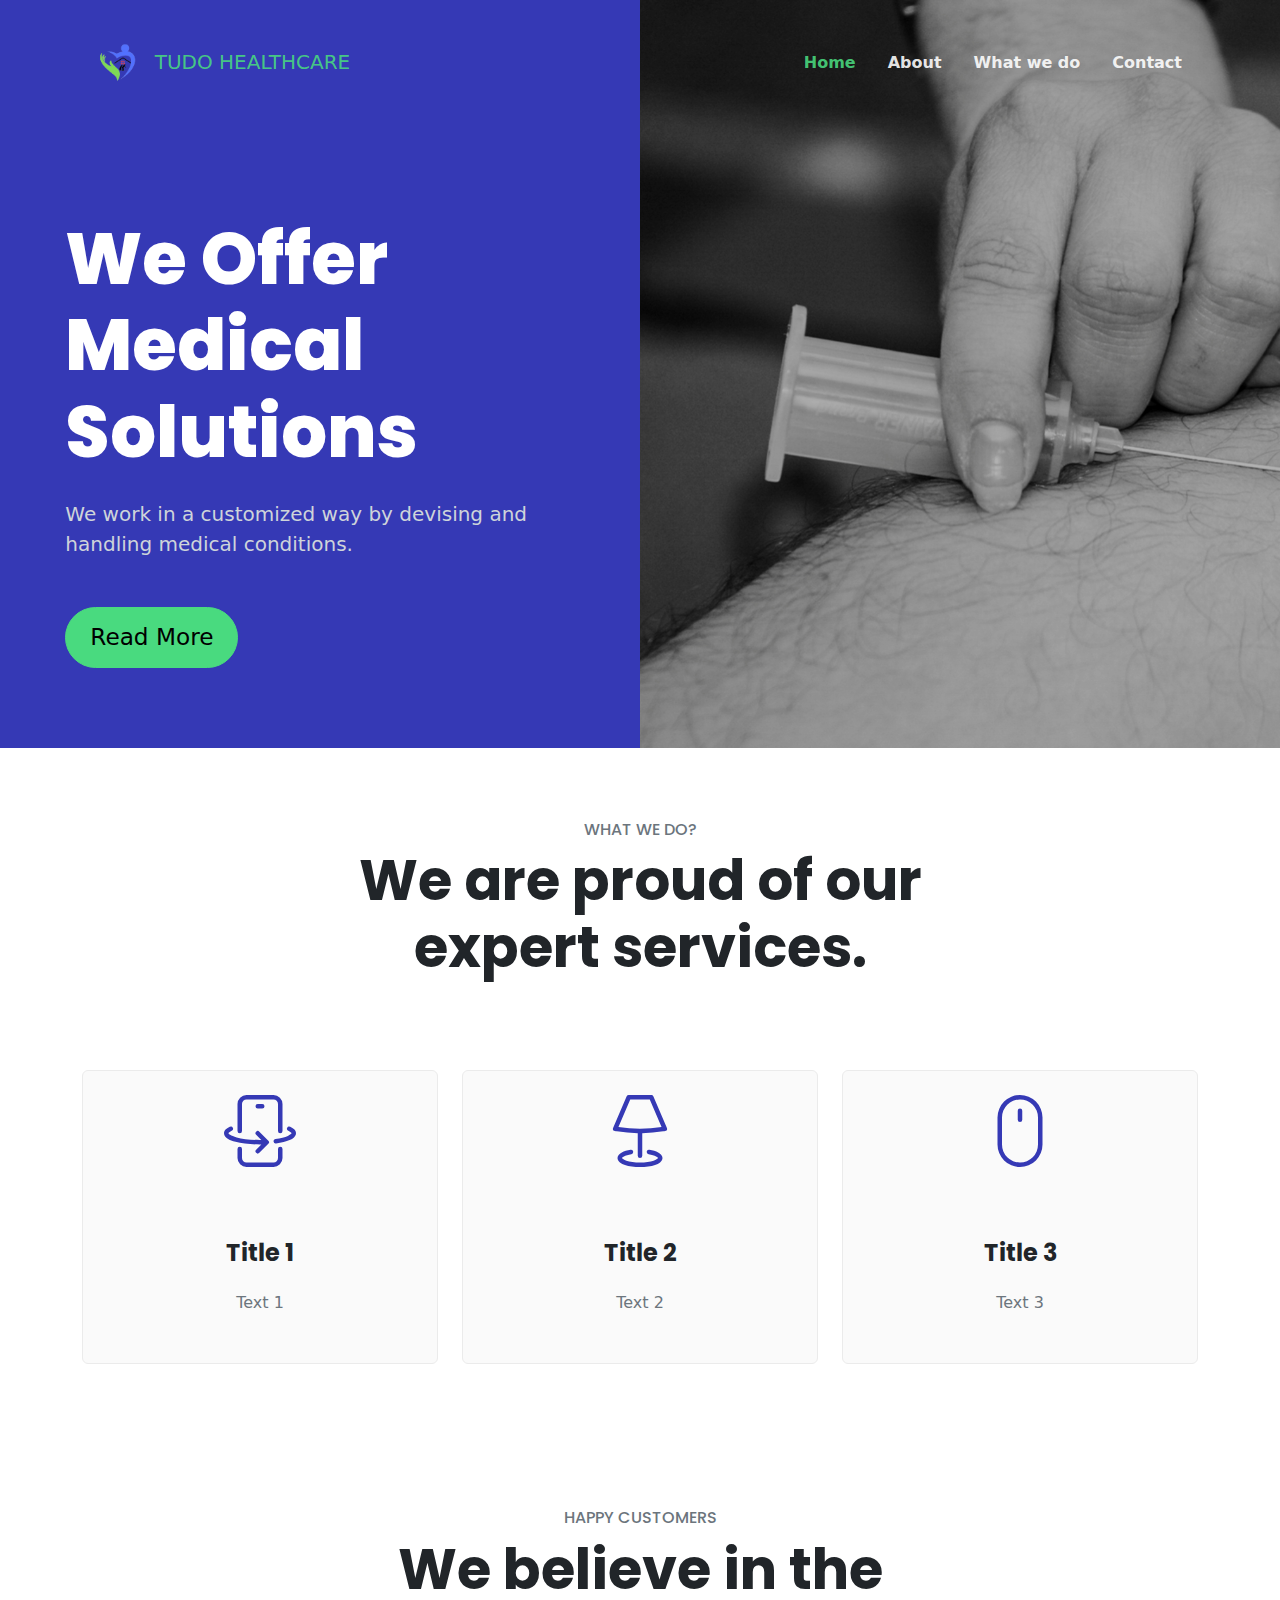
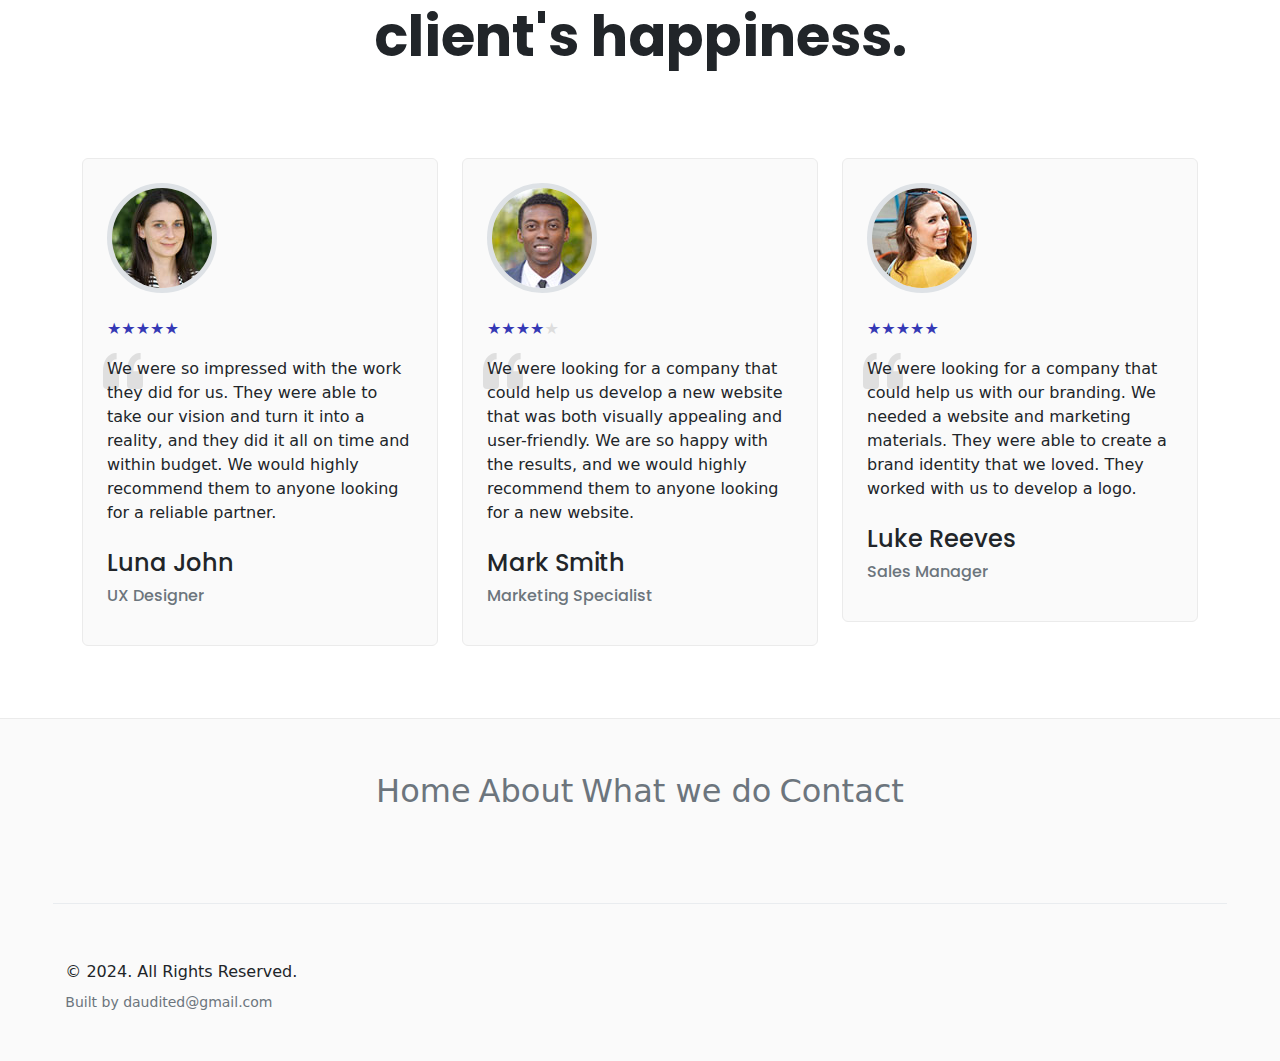
<file: index.html>
<!doctype html>
<html lang="en">

<head>
  <!-- Required Meta Tags -->
  <meta charset="utf-8">
  <meta name="viewport" content="width=device-width, initial-scale=1">

  <!-- Document Title, Description, and Author -->
  <title>TUDO HEALTHCARE</title>
  <meta name="description" content="Palette is a Free Bootstrap 5 Agency Template.">
  <meta name="author" content="BootstrapBrain">

  <!-- Favicon and Touch Icons -->
  <link rel="icon" type="image/png" sizes="512x512" href="./assets/favicon/favicon-512x512.png">

  <!-- Google Fonts Files -->
  <link rel="preconnect" href="https://fonts.googleapis.com">
  <link rel="preconnect" href="https://fonts.gstatic.com" crossorigin>
  <link href="https://fonts.googleapis.com/css2?family=Poppins:ital,wght@0,100;0,200;0,300;0,400;0,500;0,600;0,700;0,800;0,900;1,100;1,200;1,300;1,400;1,500;1,600;1,700;1,800;1,900&family=Roboto+Condensed:ital,wght@0,300;0,400;0,700;1,300;1,400;1,700&display=swap" rel="stylesheet">

  <!-- CSS Files -->
  <link rel="stylesheet" href="./assets/css/palette-bsb.css">

  <!-- BSB Head -->
</head>

<body>
  <!-- Header -->
  <header id="header">

    <!-- Navbar 1 - Bootstrap Brain Component -->
    <nav class="navbar navbar-expand-lg bsb-navbar bsb-navbar-hover bsb-navbar-caret bsb-tpl-navbar-float bsb-tpl-navbar-sticky" data-bs-theme="dark" data-bsb-stuck-bg="bg-primary" data-bsb-stuck-theme="dark">
      <div class="container">
        <a class="navbar-brand" href="index.html">
          <img src="./assets/logo.png" class="bsb-tpl-logo" alt="">TUDO HEALTHCARE
        </a>
        <button class="navbar-toggler border-0" type="button" data-bs-toggle="offcanvas" data-bs-target="#offcanvasNavbar" aria-controls="offcanvasNavbar">
          <svg xmlns="http://www.w3.org/2000/svg" width="24" height="24" fill="currentColor" class="bi bi-list" viewBox="0 0 16 16">
            <path fill-rule="evenodd" d="M2.5 12a.5.5 0 0 1 .5-.5h10a.5.5 0 0 1 0 1H3a.5.5 0 0 1-.5-.5zm0-4a.5.5 0 0 1 .5-.5h10a.5.5 0 0 1 0 1H3a.5.5 0 0 1-.5-.5zm0-4a.5.5 0 0 1 .5-.5h10a.5.5 0 0 1 0 1H3a.5.5 0 0 1-.5-.5z" />
          </svg>
        </button>
        <div class="offcanvas offcanvas-end bg-primary" tabindex="-1" id="offcanvasNavbar" aria-labelledby="offcanvasNavbarLabel">
          <div class="offcanvas-header">
            <h5 class="offcanvas-title" id="offcanvasNavbarLabel">Menu</h5>
            <button type="button" class="btn-close" data-bs-dismiss="offcanvas" aria-label="Close"></button>
          </div>
          <div class="offcanvas-body">
            <ul id="bsb-tpl-navbar" class="navbar-nav justify-content-end flex-grow-1">
              <li class="nav-item">
                <a class="nav-link active" aria-current="page" href="index.html">Home</a>
              </li>
              <li class="nav-item">
                <a class="nav-link" href="about.html">About</a>
              </li>
              <li class="nav-item">
                <a class="nav-link" href="what-we-do.html">What we do</a>
              </li>
              <li class="nav-item">
                <a class="nav-link" href="contact.html">Contact</a>
              </li>
            </ul>
          </div>
        </div>
      </div>
    </nav>

    <!-- Hero 4 - Bootstrap Brain Component -->
    <section class="bg-primary" data-bs-theme="dark">
      <div class="container-fluid overflow-hidden">
        <div class="row">
          <div class="col-12 col-md-6 order-1 order-md-0 align-self-md-end">
            <div class="row py-3 py-sm-5 py-xl-9 bsb-section-mt-md-1 justify-content-sm-center">
              <div class="col-12 col-sm-10">
                <h1 class="display-2 fw-bolder mb-4 text-white">We Offer Medical Solutions</h1>
                <div class="row">
                  <div class="col-12 col-xxl-8">
                    <p class="fs-5 mb-5 text-secondary">We work in a customized way by devising and handling medical conditions.</p>
                  </div>
                </div>
                <div class="d-grid gap-2 d-sm-flex">
                  <button type="button" class="btn btn-accent bsb-btn-2xl rounded-pill">Read More</button>
                </div>
              </div>
            </div>
          </div>
          <div class="col-12 col-md-6 p-0">
            <figure class="bsb-overlay-figure w-100 h-100 m-0" style="--bsb-overlay-figure-opacity: .3">
              <img class="img-fluid w-100 h-100 object-fit-cover" loading="lazy" src="./assets/home.jpg" alt="">
            </figure>
          </div>
        </div>
      </div>
    </section>

  </header>

  <!-- Main -->
  <main id="main">

    <!-- Section - Services -->
    <!-- Service 4 - Bootstrap Brain Component -->
    <section class="py-5 py-xl-8 bsb-section-py-xxl-1">
      <div class="container mb-5 mb-md-6 mb-xl-10">
        <div class="row justify-content-md-center">
          <div class="col-12 col-md-10 col-lg-9 col-xl-8 col-xxl-7 text-center">
            <h3 class="fs-6 text-secondary mb-2 text-uppercase">What We Do?</h3>
            <h2 class="display-4 fw-bold mb-0">We are proud of our expert services.</h2>
          </div>
        </div>
      </div>

      <div class="container overflow-hidden">
        <div class="row gy-4 gy-md-0 gx-xxl-5">
          <div class="col-12 col-md-4">
            <div class="card bsb-tpl-bg-lotion bsb-tpl-border-lg-cyan">
              <div class="card-body text-center p-4 p-xxl-5">
                <svg xmlns="http://www.w3.org/2000/svg" width="72" height="72" fill="currentColor" class="bi bi-phone-flip text-primary mb-8" viewBox="0 0 16 16">
                  <path fill-rule="evenodd" d="M11 1H5a1 1 0 0 0-1 1v6a.5.5 0 0 1-1 0V2a2 2 0 0 1 2-2h6a2 2 0 0 1 2 2v6a.5.5 0 0 1-1 0V2a1 1 0 0 0-1-1Zm1 13a1 1 0 0 1-1 1H5a1 1 0 0 1-1-1v-2a.5.5 0 0 0-1 0v2a2 2 0 0 0 2 2h6a2 2 0 0 0 2-2v-2a.5.5 0 0 0-1 0v2ZM1.713 7.954a.5.5 0 1 0-.419-.908c-.347.16-.654.348-.882.57C.184 7.842 0 8.139 0 8.5c0 .546.408.94.823 1.201.44.278 1.043.51 1.745.696C3.978 10.773 5.898 11 8 11c.099 0 .197 0 .294-.002l-1.148 1.148a.5.5 0 0 0 .708.708l2-2a.5.5 0 0 0 0-.708l-2-2a.5.5 0 1 0-.708.708l1.145 1.144L8 10c-2.04 0-3.87-.221-5.174-.569-.656-.175-1.151-.374-1.47-.575C1.012 8.639 1 8.506 1 8.5c0-.003 0-.059.112-.17.115-.112.31-.242.6-.376Zm12.993-.908a.5.5 0 0 0-.419.908c.292.134.486.264.6.377.113.11.113.166.113.169 0 .003 0 .065-.13.187-.132.122-.352.26-.677.4-.645.28-1.596.523-2.763.687a.5.5 0 0 0 .14.99c1.212-.17 2.26-.43 3.02-.758.38-.164.713-.357.96-.587.246-.229.45-.537.45-.919 0-.362-.184-.66-.412-.883-.228-.223-.535-.411-.882-.571ZM7.5 2a.5.5 0 0 0 0 1h1a.5.5 0 0 0 0-1h-1Z" />
                </svg>
                <h4 class="fw-bold mb-4">Title 1</h4>
                <p class="mb-4 text-secondary">Text 1</p>
              </div>
            </div>
          </div>
          <div class="col-12 col-md-4">
            <div class="card bsb-tpl-bg-lotion bsb-tpl-border-lg-cyan">
              <div class="card-body text-center p-4 p-xxl-5">
                <svg xmlns="http://www.w3.org/2000/svg" width="72" height="72" fill="currentColor" class="bi bi-lamp text-primary mb-8" viewBox="0 0 16 16">
                  <path fill-rule="evenodd" d="M5.04.303A.5.5 0 0 1 5.5 0h5c.2 0 .38.12.46.303l3 7a.5.5 0 0 1-.363.687h-.002c-.15.03-.3.056-.45.081a32.731 32.731 0 0 1-4.645.425V13.5a.5.5 0 1 1-1 0V8.495a32.753 32.753 0 0 1-4.645-.425c-.15-.025-.3-.05-.45-.08h-.003a.5.5 0 0 1-.362-.688l3-7ZM3.21 7.116A31.27 31.27 0 0 0 8 7.5a31.27 31.27 0 0 0 4.791-.384L10.171 1H5.83L3.209 7.116Z" />
                  <path d="M6.493 12.574a.5.5 0 0 1-.411.575c-.712.118-1.28.295-1.655.493a1.319 1.319 0 0 0-.37.265.301.301 0 0 0-.052.075l-.001.004-.004.01V14l.002.008a.147.147 0 0 0 .016.033.62.62 0 0 0 .145.15c.165.13.435.27.813.395.751.25 1.82.414 3.024.414s2.273-.163 3.024-.414c.378-.126.648-.265.813-.395a.62.62 0 0 0 .146-.15.148.148 0 0 0 .015-.033L12 14v-.004a.301.301 0 0 0-.057-.09 1.318 1.318 0 0 0-.37-.264c-.376-.198-.943-.375-1.655-.493a.5.5 0 1 1 .164-.986c.77.127 1.452.328 1.957.594C12.5 13 13 13.4 13 14c0 .426-.26.752-.544.977-.29.228-.68.413-1.116.558-.878.293-2.059.465-3.34.465-1.281 0-2.462-.172-3.34-.465-.436-.145-.826-.33-1.116-.558C3.26 14.752 3 14.426 3 14c0-.599.5-1 .961-1.243.505-.266 1.187-.467 1.957-.594a.5.5 0 0 1 .575.411Z" />
                </svg>
                <h4 class="fw-bold mb-4">Title 2</h4>
                <p class="mb-4 text-secondary">Text 2</p>
              </div>
            </div>
          </div>
          <div class="col-12 col-md-4">
            <div class="card bsb-tpl-bg-lotion bsb-tpl-border-lg-cyan">
              <div class="card-body text-center p-4 p-xxl-5">
                <svg xmlns="http://www.w3.org/2000/svg" width="72" height="72" fill="currentColor" class="bi bi-mouse text-primary mb-8" viewBox="0 0 16 16">
                  <path d="M8 3a.5.5 0 0 1 .5.5v2a.5.5 0 0 1-1 0v-2A.5.5 0 0 1 8 3zm4 8a4 4 0 0 1-8 0V5a4 4 0 1 1 8 0v6zM8 0a5 5 0 0 0-5 5v6a5 5 0 0 0 10 0V5a5 5 0 0 0-5-5z" />
                </svg>
                <h4 class="fw-bold mb-4">Title 3</h4>
                <p class="mb-4 text-secondary">Text 3</p>
              </div>
            </div>
          </div>
        </div>
      </div>
    </section>

    <!-- Testimonial 3 - Bootstrap Brain Component -->
    <section class="py-5 py-xl-8 bsb-section-py-xxl-1">
      <div class="container mb-5 mb-md-6 mb-xl-10">
        <div class="row justify-content-md-center">
          <div class="col-12 col-md-10 col-lg-8 col-xl-7 text-center">
            <h3 class="fs-6 text-secondary mb-2 text-uppercase">Happy Customers</h3>
            <h2 class="display-4 fw-bold mb-0">We believe in the client's happiness.</h2>
          </div>
        </div>
      </div>

      <div class="container overflow-hidden">
        <div class="row gy-4 gy-md-0 gx-xxl-5">
          <div class="col-12 col-md-4">
            <div class="card bsb-tpl-bg-lotion bsb-tpl-border-lg-cyan">
              <div class="card-body p-4 p-xxl-5">
                <figure>
                  <img class="img-fluid rounded rounded-circle mb-4 border border-5" loading="lazy" src="./assets/img/testimonial/testimonial-img-1.jpg" alt="Luna John">
                  <figcaption>
                    <div class="bsb-ratings text-primary mb-3" data-bsb-star="5" data-bsb-star-off="0"></div>
                    <blockquote class="bsb-blockquote-icon mb-4">We were so impressed with the work they did for us. They were able to take our vision and turn it into a reality, and they did it all on time and within budget. We would highly recommend them to anyone looking for a reliable partner.</blockquote>
                    <h4 class="mb-2">Luna John</h4>
                    <h5 class="fs-6 text-secondary mb-0">UX Designer</h5>
                  </figcaption>
                </figure>
              </div>
            </div>
          </div>
          <div class="col-12 col-md-4">
            <div class="card bsb-tpl-bg-lotion bsb-tpl-border-lg-cyan">
              <div class="card-body p-4 p-xxl-5">
                <figure>
                  <img class="img-fluid rounded rounded-circle mb-4 border border-5" loading="lazy" src="./assets/img/testimonial/testimonial-img-2.jpg" alt="Mark Smith">
                  <figcaption>
                    <div class="bsb-ratings text-primary mb-3" data-bsb-star="4" data-bsb-star-off="1"></div>
                    <blockquote class="bsb-blockquote-icon mb-4">We were looking for a company that could help us develop a new website that was both visually appealing and user-friendly. We are so happy with the results, and we would highly recommend them to anyone looking for a new website.</blockquote>
                    <h4 class="mb-2">Mark Smith</h4>
                    <h5 class="fs-6 text-secondary mb-0">Marketing Specialist</h5>
                  </figcaption>
                </figure>
              </div>
            </div>
          </div>
          <div class="col-12 col-md-4">
            <div class="card bsb-tpl-bg-lotion bsb-tpl-border-lg-cyan">
              <div class="card-body p-4 p-xxl-5">
                <figure>
                  <img class="img-fluid rounded rounded-circle mb-4 border border-5" loading="lazy" src="./assets/img/testimonial/testimonial-img-4.jpg" alt="Luke Reeves">
                  <figcaption>
                    <div class="bsb-ratings text-primary mb-3" data-bsb-star="5" data-bsb-star-off="0"></div>
                    <blockquote class="bsb-blockquote-icon mb-4">We were looking for a company that could help us with our branding. We needed a website and marketing materials. They were able to create a brand identity that we loved. They worked with us to develop a logo.</blockquote>
                    <h4 class="mb-2">Luke Reeves</h4>
                    <h5 class="fs-6 text-secondary mb-0">Sales Manager</h5>
                  </figcaption>
                </figure>
              </div>
            </div>
          </div>
        </div>
      </div>
    </section>

  </main>

  <!-- Footer 4 - Bootstrap Brain Component -->
  <footer class="footer">

    <!-- Widgets - Bootstrap Brain Component -->
    <section>
      <div class="container-fluid">
        <div class="row">
          <div class="col-12 col-lg-12 bsb-tpl-bg-lotion border-top bsb-tpl-border-lg-cyan py-4 py-md-5 py-xxl-8">
            <div class="row justify-content-center">
              <div class="col-12 col-md-11 col-xxl-10">
                <div class="row gy-4 gy-sm-0">
                  <div class="col-12 col-sm-12">
                    <div class="widget">
                      <ul class="list-unstyled d-flex justify-content-center gap-2 fs-2">
                        <li class="mb-3">
                          <a href="/" class="link-secondary text-decoration-none">Home</a>
                        </li>
                        <li class="mb-3">
                          <a href="about.html" class="link-secondary text-decoration-none">About</a>
                        </li>
                        <li class="mb-3">
                          <a href="what-we-do.html" class="link-secondary text-decoration-none">What we do</a>
                        </li>
                        <li class="mb-3">
                          <a href="contact.html" class="link-secondary text-decoration-none">Contact</a>
                        </li>
                      </ul>
                    </div>
                  </div>
                </div>
                <div class="row mt-6 border-top border-light-subtle">
                  <div class="footer-copyright-wrapper mt-6">
                    &copy; 2024. All Rights Reserved.
                  </div>
                  <div class="credits text-secondary mt-2 fs-7">
                    Built by <a href="daudited@gmail.com" class="link-secondary text-decoration-none">daudited@gmail.com</a> 
                  </div>
                </div>
              </div>
            </div>
          </div>
        </div>
      </div>
    </section>

  </footer>

  <!-- Javascript Files: Vendors -->
  <script src="https://unpkg.com/bootstrap@5.3.2/dist/js/bootstrap.bundle.min.js"></script>

  <!-- Javascript Files: Controllers -->
  <script src="./assets/controller/palette-bsb.js"></script>

  <!-- BSB Body End -->
</body>

</html>
</file>
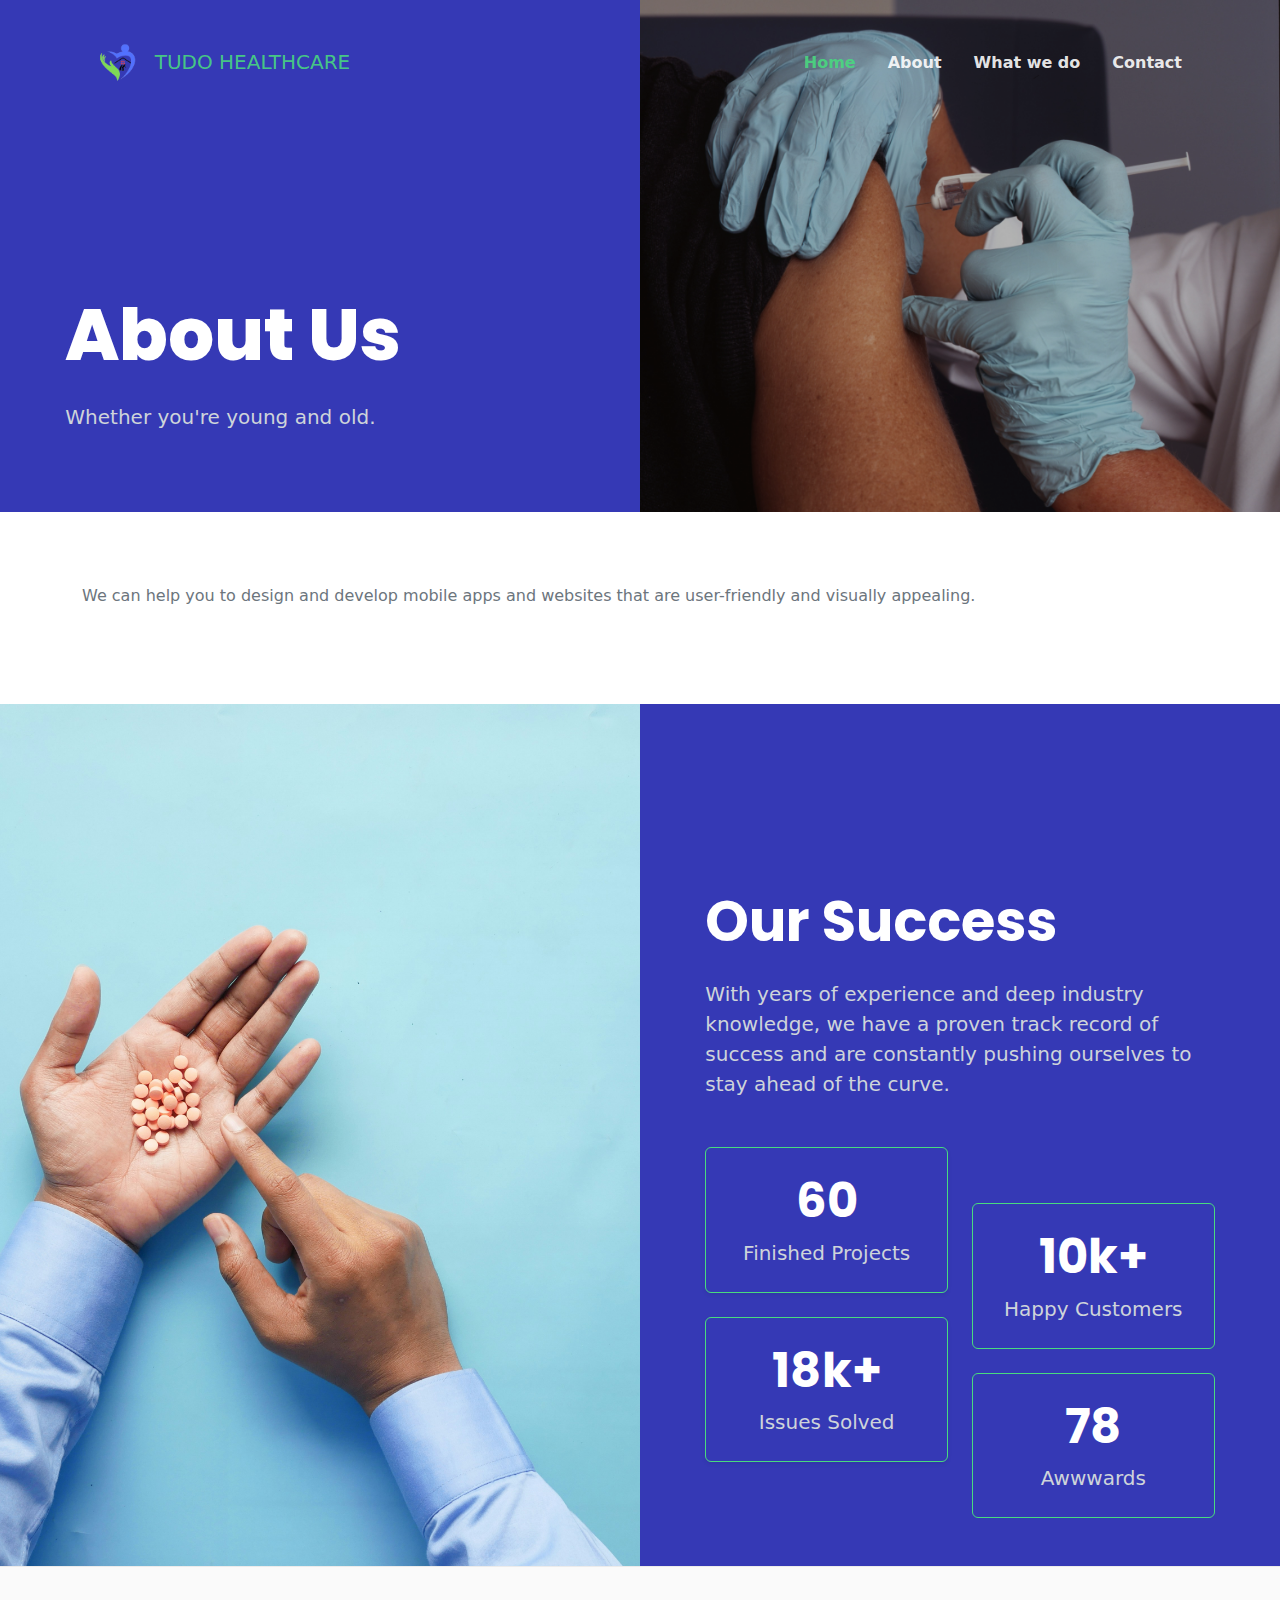
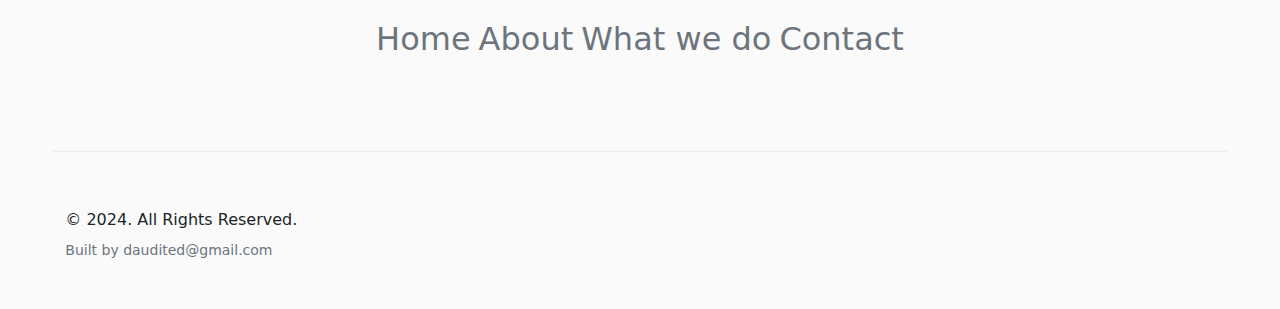
<file: about.html>
<!doctype html>
<html lang="en">

<head>
  <!-- Required Meta Tags -->
  <meta charset="utf-8">
  <meta name="viewport" content="width=device-width, initial-scale=1">

  <!-- Document Title, Description, and Author -->
  <title>About</title>
  <meta name="description" content="Palette is a Free Bootstrap 5 Agency Template.">
  <meta name="author" content="BootstrapBrain">

  <!-- Favicon and Touch Icons -->
  <link rel="icon" type="image/png" sizes="512x512" href="./assets/favicon/favicon-512x512.png">

  <!-- Google Fonts Files -->
  <link rel="preconnect" href="https://fonts.googleapis.com">
  <link rel="preconnect" href="https://fonts.gstatic.com" crossorigin>
  <link href="https://fonts.googleapis.com/css2?family=Poppins:ital,wght@0,100;0,200;0,300;0,400;0,500;0,600;0,700;0,800;0,900;1,100;1,200;1,300;1,400;1,500;1,600;1,700;1,800;1,900&family=Roboto+Condensed:ital,wght@0,300;0,400;0,700;1,300;1,400;1,700&display=swap" rel="stylesheet">

  <!-- CSS Files -->
  <link rel="stylesheet" href="./assets/css/palette-bsb.css">

  <!-- BSB Head -->
</head>

<body>
  <!-- Header -->
  <header id="header">

    <!-- Navbar 1 - Bootstrap Brain Component -->
    <nav class="navbar navbar-expand-lg bsb-navbar bsb-navbar-hover bsb-navbar-caret bsb-tpl-navbar-float bsb-tpl-navbar-sticky" data-bs-theme="dark" data-bsb-stuck-bg="bg-primary" data-bsb-stuck-theme="dark">
      <div class="container">
        <a class="navbar-brand" href="index.html">
          <img src="./assets/logo.png" class="bsb-tpl-logo" alt="">TUDO HEALTHCARE
        </a>
        <button class="navbar-toggler border-0" type="button" data-bs-toggle="offcanvas" data-bs-target="#offcanvasNavbar" aria-controls="offcanvasNavbar">
          <svg xmlns="http://www.w3.org/2000/svg" width="24" height="24" fill="currentColor" class="bi bi-list" viewBox="0 0 16 16">
            <path fill-rule="evenodd" d="M2.5 12a.5.5 0 0 1 .5-.5h10a.5.5 0 0 1 0 1H3a.5.5 0 0 1-.5-.5zm0-4a.5.5 0 0 1 .5-.5h10a.5.5 0 0 1 0 1H3a.5.5 0 0 1-.5-.5zm0-4a.5.5 0 0 1 .5-.5h10a.5.5 0 0 1 0 1H3a.5.5 0 0 1-.5-.5z" />
          </svg>
        </button>
        <div class="offcanvas offcanvas-end bg-primary" tabindex="-1" id="offcanvasNavbar" aria-labelledby="offcanvasNavbarLabel">
          <div class="offcanvas-header">
            <h5 class="offcanvas-title" id="offcanvasNavbarLabel">Menu</h5>
            <button type="button" class="btn-close" data-bs-dismiss="offcanvas" aria-label="Close"></button>
          </div>
          <div class="offcanvas-body">
            <ul id="bsb-tpl-navbar" class="navbar-nav justify-content-end flex-grow-1">
              <li class="nav-item">
                <a class="nav-link active" aria-current="page" href="index.html">Home</a>
              </li>
              <li class="nav-item">
                <a class="nav-link" href="about.html">About</a>
              </li>
              <li class="nav-item">
                <a class="nav-link" href="what-we-do.html">What we do</a>
              </li>
              <li class="nav-item">
                <a class="nav-link" href="contact.html">Contact</a>
              </li>
            </ul>
          </div>
        </div>
      </div>
    </nav>

    <!-- Hero 4 - Bootstrap Brain Component -->
    <section class="bg-primary" data-bs-theme="dark">
      <div class="container-fluid overflow-hidden">
        <div class="row">
          <div class="col-12 col-md-6 order-1 order-md-0 align-self-md-end">
            <div class="row py-3 py-sm-5 py-xl-9 bsb-section-mt-md-1 justify-content-sm-center">
              <div class="col-12 col-sm-10">
                <h1 class="display-2 fw-bolder mb-4 text-white">About Us</h1>
                <div class="row">
                  <div class="col-12 col-xxl-8">
                    <p class="fs-5 mb-0 text-secondary">Whether you're young and old.</p>
                  </div>
                </div>
              </div>
            </div>
          </div>
          <div class="col-12 col-md-6 p-0">
            <figure class="bsb-overlay-figure w-100 h-100 m-0" style="--bsb-overlay-figure-opacity: .3">
              <img class="img-fluid w-100 h-100 object-fit-cover" loading="lazy" src="./assets/about.jpg" alt="">
            </figure>
          </div>
        </div>
      </div>
    </section>

  </header>

  <!-- Main -->
  <main id="main">

    <!-- Section - Services -->
    <!-- Service 4 - Bootstrap Brain Component -->
    <section class="py-5 py-xl-8 bsb-section-py-xxl-1">
      <div class="container overflow-hidden">
        <div class="row gy-4 gy-xxl-5 gx-xxl-5">
          <div class="col-12 ">
                <p class="mb-4 text-secondary mx-auto">We can help you to design and develop mobile apps and 
                  websites that are user-friendly and visually appealing.</p>
          </div>
        </div>
      </div>
    </section>

    <!-- Section - Facts -->
    <!-- Fact 3 - Bootstrap Brain Component -->
    <section class="bg-primary" data-bs-theme="dark">
      <div class="container-fluid overflow-hidden">
        <div class="row">
          <div class="col-12 col-md-6 p-0">
            <img class="img-fluid w-100 h-100 object-fit-cover" loading="lazy" src="./assets/about2.jpg" alt="">
          </div>
          <div class="col-12 col-md-6 align-self-md-end">
            <div class="row py-3 py-sm-5 py-xxl-9 bsb-section-mt-md-1 justify-content-sm-center">
              <div class="col-12 col-sm-10">
                <h2 class="display-4 fw-bold mb-4">Our Success</h2>
                <p class="fs-5 mb-5 text-secondary">With years of experience and deep industry knowledge, we have a proven track record of success and are constantly pushing ourselves to stay ahead of the curve.</p>
                <div class="row gy-4 gy-sm-0 overflow-hidden">
                  <div class="col-12 col-sm-6">
                    <div class="card bg-transparent border-accent shadow-sm mb-4">
                      <div class="card-body text-center p-4 p-xxl-5">
                        <h4 class="display-5 fw-bold mb-2">60</h4>
                        <p class="fs-5 mb-0 text-secondary">Finished Projects</p>
                      </div>
                    </div>
                    <div class="card bg-transparent border-accent shadow-sm">
                      <div class="card-body text-center p-4 p-xxl-5">
                        <h4 class="display-5 fw-bold mb-2">18k+</h4>
                        <p class="fs-5 mb-0 text-secondary">Issues Solved</p>
                      </div>
                    </div>
                  </div>
                  <div class="col-12 col-sm-6">
                    <div class="card bg-transparent border-accent mt-lg-6 mt-xxl-8 mb-4">
                      <div class="card-body text-center p-4 p-xxl-5">
                        <h4 class="display-5 fw-bold mb-2">10k+</h4>
                        <p class="fs-5 mb-0 text-secondary">Happy Customers</p>
                      </div>
                    </div>
                    <div class="card bg-transparent border-accent">
                      <div class="card-body text-center p-4 p-xxl-5">
                        <h4 class="display-5 fw-bold mb-2">78</h4>
                        <p class="fs-5 mb-0 text-secondary">Awwwards</p>
                      </div>
                    </div>
                  </div>
                </div>
              </div>
            </div>
          </div>
        </div>
      </div>
    </section>

    <!-- Section - Team -->
    
  </main>

  <!-- Footer 4 - Bootstrap Brain Component -->
  <footer class="footer">

    <!-- Widgets - Bootstrap Brain Component -->
    <section>
      <div class="container-fluid">
        <div class="row">
          <div class="col-12 col-lg-12 bsb-tpl-bg-lotion border-top bsb-tpl-border-lg-cyan py-4 py-md-5 py-xxl-8">
            <div class="row justify-content-center">
              <div class="col-12 col-md-11 col-xxl-10">
                <div class="row gy-4 gy-sm-0">
                  <div class="col-12 col-sm-12">
                    <div class="widget">
                      <ul class="list-unstyled d-flex justify-content-center gap-2 fs-2">
                        <li class="mb-3">
                          <a href="/" class="link-secondary text-decoration-none">Home</a>
                        </li>
                        <li class="mb-3">
                          <a href="about.html" class="link-secondary text-decoration-none">About</a>
                        </li>
                        <li class="mb-3">
                          <a href="what-we-do.html" class="link-secondary text-decoration-none">What we do</a>
                        </li>
                        <li class="mb-3">
                          <a href="contact.html" class="link-secondary text-decoration-none">Contact</a>
                        </li>
                      </ul>
                    </div>
                  </div>
                </div>
                <div class="row mt-6 border-top border-light-subtle">
                  <div class="footer-copyright-wrapper mt-6">
                    &copy; 2024. All Rights Reserved.
                  </div>
                  <div class="credits text-secondary mt-2 fs-7">
                    Built by <a href="daudited@gmail.com" class="link-secondary text-decoration-none">daudited@gmail.com</a> 
                  </div>
                </div>
              </div>
            </div>
          </div>
        </div>
      </div>
    </section>

  </footer>

  <!-- Javascript Files: Vendors -->
  <script src="https://unpkg.com/bootstrap@5.3.2/dist/js/bootstrap.bundle.min.js"></script>

  <!-- Javascript Files: Controllers -->
  <script src="./assets/controller/palette-bsb.js"></script>

  <!-- BSB Body End -->
</body>

</html>
</file>
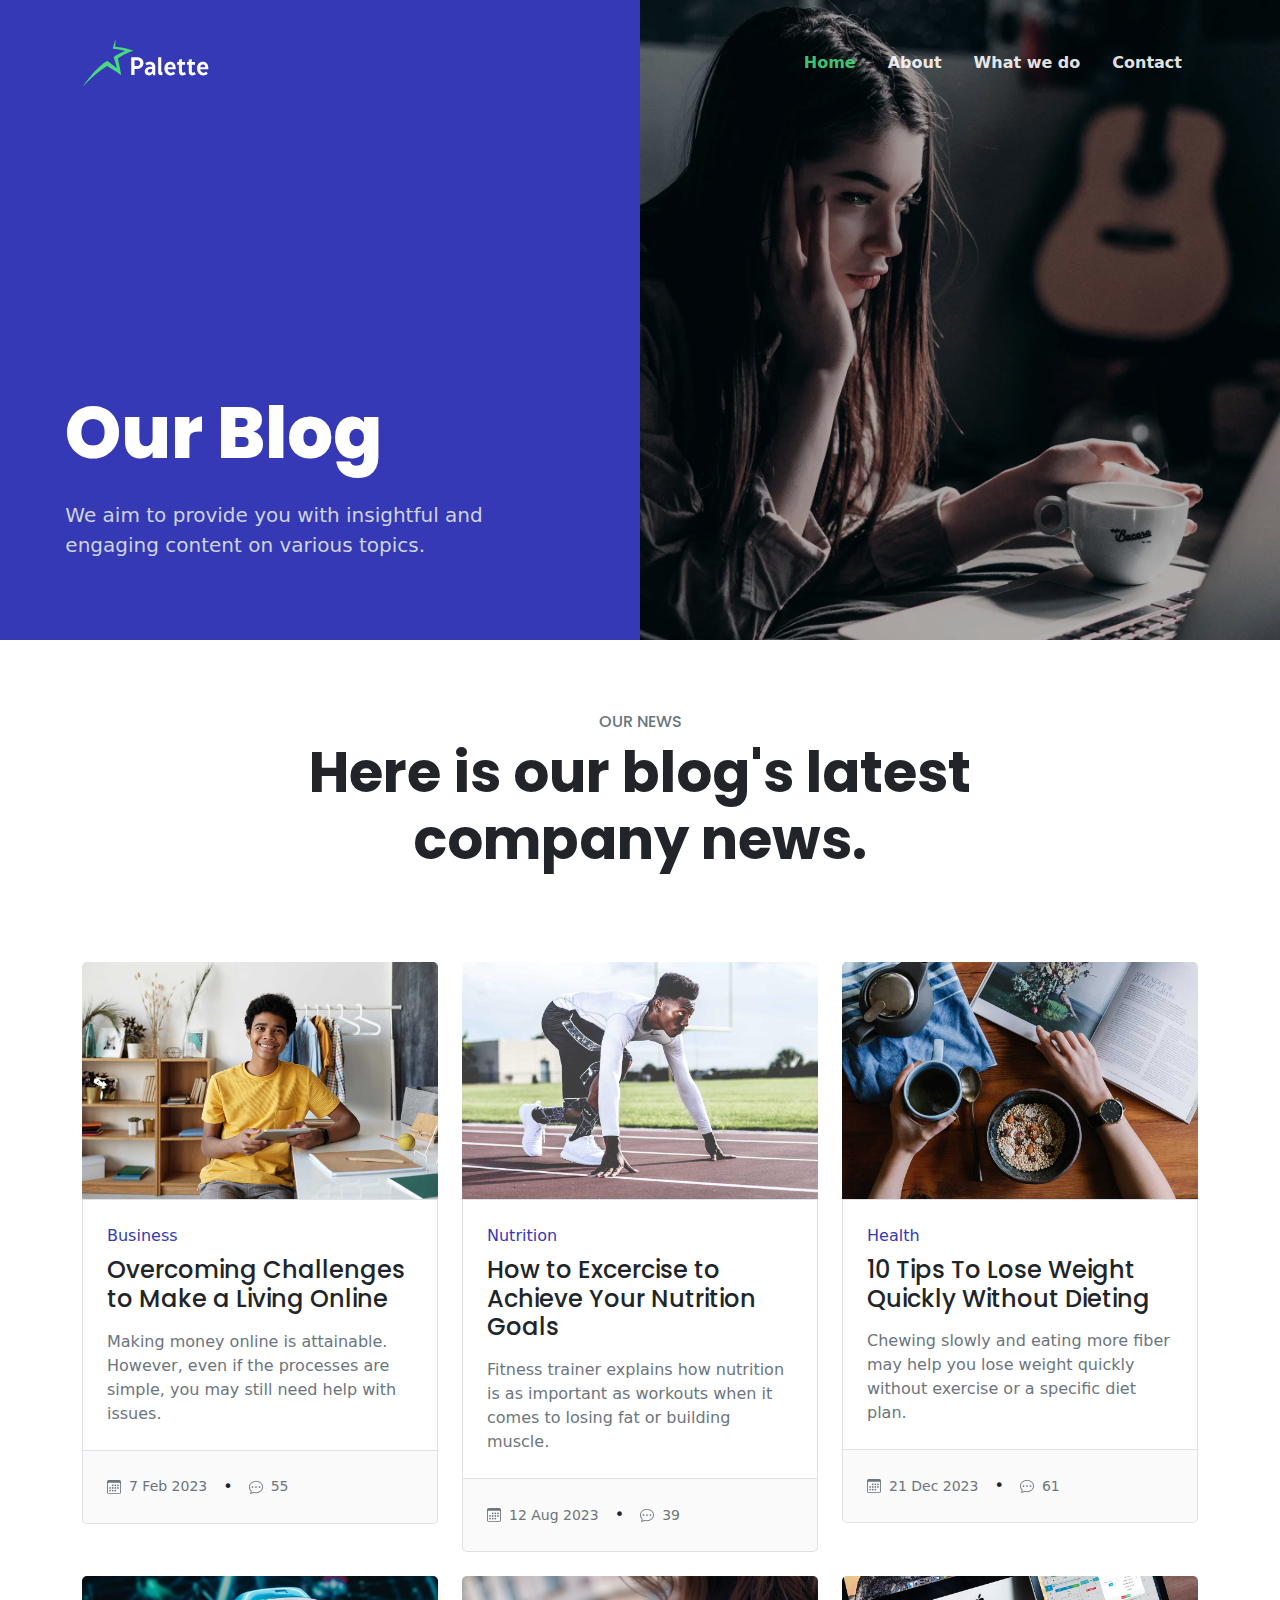
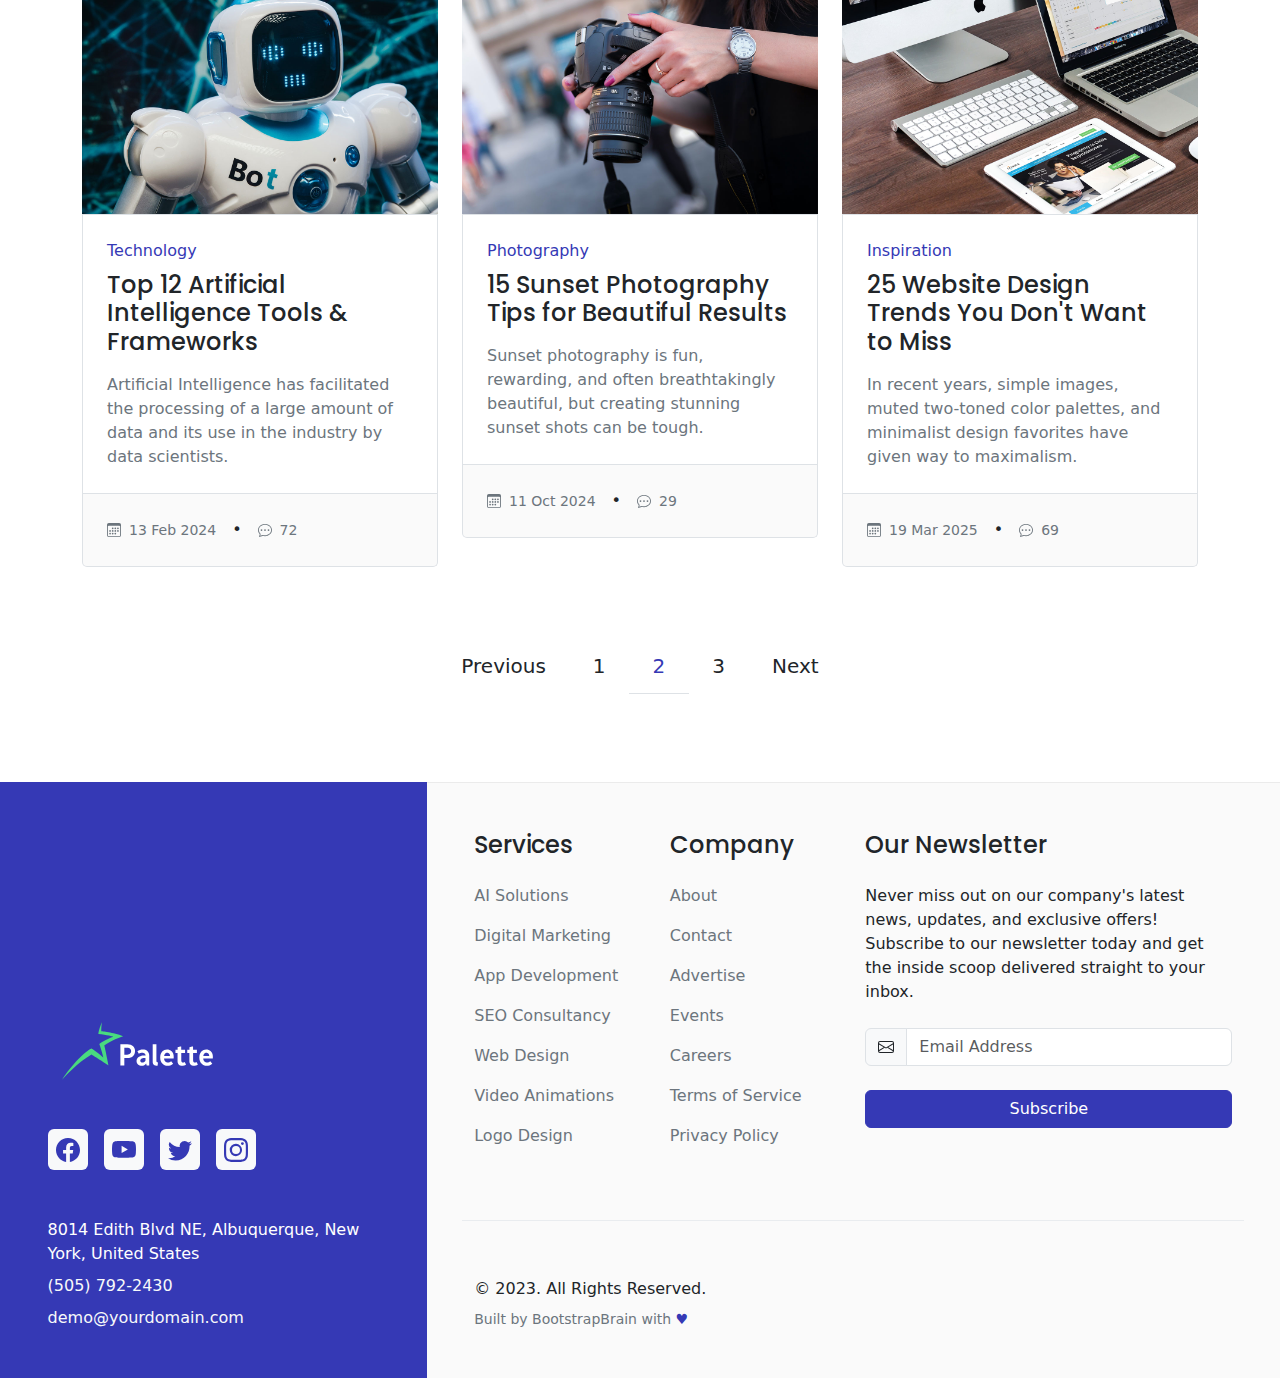
<file: blog.html>
<!doctype html>
<html lang="en">

<head>
  <!-- Required Meta Tags -->
  <meta charset="utf-8">
  <meta name="viewport" content="width=device-width, initial-scale=1">

  <!-- Document Title, Description, and Author -->
  <title>Blog - Palette - Free Bootstrap 5 Agency Template</title>
  <meta name="description" content="Palette is a Free Bootstrap 5 Agency Template.">
  <meta name="author" content="BootstrapBrain">

  <!-- Favicon and Touch Icons -->
  <link rel="icon" type="image/png" sizes="512x512" href="./assets/favicon/favicon-512x512.png">

  <!-- Google Fonts Files -->
  <link rel="preconnect" href="https://fonts.googleapis.com">
  <link rel="preconnect" href="https://fonts.gstatic.com" crossorigin>
  <link href="https://fonts.googleapis.com/css2?family=Poppins:ital,wght@0,100;0,200;0,300;0,400;0,500;0,600;0,700;0,800;0,900;1,100;1,200;1,300;1,400;1,500;1,600;1,700;1,800;1,900&family=Roboto+Condensed:ital,wght@0,300;0,400;0,700;1,300;1,400;1,700&display=swap" rel="stylesheet">

  <!-- CSS Files -->
  <link rel="stylesheet" href="./assets/css/palette-bsb.css">

  <!-- BSB Head -->
</head>

<body>
  <!-- Header -->
  <header id="header">

    <!-- Navbar 1 - Bootstrap Brain Component -->
    <nav class="navbar navbar-expand-lg bsb-navbar bsb-navbar-hover bsb-navbar-caret bsb-tpl-navbar-float bsb-tpl-navbar-sticky" data-bs-theme="dark" data-bsb-stuck-bg="bg-primary" data-bsb-stuck-theme="dark">
      <div class="container">
        <a class="navbar-brand" href="index.html">
          <img src="./assets/img/branding/palette-logo.svg" class="bsb-tpl-logo" alt="">
        </a>
        <button class="navbar-toggler border-0" type="button" data-bs-toggle="offcanvas" data-bs-target="#offcanvasNavbar" aria-controls="offcanvasNavbar">
          <svg xmlns="http://www.w3.org/2000/svg" width="24" height="24" fill="currentColor" class="bi bi-list" viewBox="0 0 16 16">
            <path fill-rule="evenodd" d="M2.5 12a.5.5 0 0 1 .5-.5h10a.5.5 0 0 1 0 1H3a.5.5 0 0 1-.5-.5zm0-4a.5.5 0 0 1 .5-.5h10a.5.5 0 0 1 0 1H3a.5.5 0 0 1-.5-.5zm0-4a.5.5 0 0 1 .5-.5h10a.5.5 0 0 1 0 1H3a.5.5 0 0 1-.5-.5z" />
          </svg>
        </button>
        <div class="offcanvas offcanvas-end bg-primary" tabindex="-1" id="offcanvasNavbar" aria-labelledby="offcanvasNavbarLabel">
          <div class="offcanvas-header">
            <h5 class="offcanvas-title" id="offcanvasNavbarLabel">Menu</h5>
            <button type="button" class="btn-close" data-bs-dismiss="offcanvas" aria-label="Close"></button>
          </div>
          <div class="offcanvas-body">
            <ul id="bsb-tpl-navbar" class="navbar-nav justify-content-end flex-grow-1">
              <li class="nav-item">
                <a class="nav-link active" aria-current="page" href="index.html">Home</a>
              </li>
              <li class="nav-item">
                <a class="nav-link" href="about.html">About</a>
              </li>
              <li class="nav-item">
                <a class="nav-link" href="pricing.html">What we do</a>
              </li>
              <li class="nav-item">
                <a class="nav-link" href="contact.html">Contact</a>
              </li>
            </ul>
          </div>
        </div>
      </div>
    </nav>

    <!-- Hero 4 - Bootstrap Brain Component -->
    <section class="bg-primary" data-bs-theme="dark">
      <div class="container-fluid overflow-hidden">
        <div class="row">
          <div class="col-12 col-md-6 order-1 order-md-0 align-self-md-end">
            <div class="row py-3 py-sm-5 py-xl-9 bsb-section-mt-md-1 justify-content-sm-center">
              <div class="col-12 col-sm-10">
                <h1 class="display-2 fw-bolder mb-4 text-white">Our Blog</h1>
                <div class="row">
                  <div class="col-12 col-xxl-8">
                    <p class="fs-5 mb-0 text-secondary">We aim to provide you with insightful and engaging content on various topics.</p>
                  </div>
                </div>
              </div>
            </div>
          </div>
          <div class="col-12 col-md-6 p-0">
            <figure class="bsb-overlay-figure w-100 h-100 m-0" style="--bsb-overlay-figure-opacity: .3">
              <img class="img-fluid w-100 h-100 object-fit-cover" loading="lazy" src="./assets/img/hero/blog-img-1.webp" alt="">
            </figure>
          </div>
        </div>
      </div>
    </section>

  </header>

  <!-- Main -->
  <main id="main">

    <!-- Section - Blog -->
    <!-- Blog 3 - Bootstrap Brain Component -->
    <section class="py-5 py-xl-8 bsb-section-py-xxl-1">
      <div class="container mb-5 mb-md-6 mb-xl-10">
        <div class="row justify-content-md-center">
          <div class="col-12 col-md-10 col-lg-9 col-xl-8 col-xxl-7 text-center">
            <h3 class="fs-6 text-secondary mb-2 text-uppercase">Our News</h3>
            <h2 class="display-4 fw-bold mb-0">Here is our blog's latest company news.</h2>
          </div>
        </div>
      </div>

      <div class="container overflow-hidden">
        <div class="row gy-4 gy-xxl-5 gx-xxl-5">
          <div class="col-12 col-lg-4">
            <article>
              <div class="card border-0">
                <figure class="card-img-top m-0 overflow-hidden bsb-overlay-hover">
                  <a href="#!">
                    <img class="img-fluid bsb-scale bsb-hover-scale-up" loading="lazy" src="./assets/img/blog/blog-image-1.jpg" alt="Business">
                  </a>
                  <figcaption>
                    <svg xmlns="http://www.w3.org/2000/svg" width="32" height="32" fill="currentColor" class="bi bi-eye text-white bsb-hover-fadeInLeft" viewBox="0 0 16 16">
                      <path d="M16 8s-3-5.5-8-5.5S0 8 0 8s3 5.5 8 5.5S16 8 16 8zM1.173 8a13.133 13.133 0 0 1 1.66-2.043C4.12 4.668 5.88 3.5 8 3.5c2.12 0 3.879 1.168 5.168 2.457A13.133 13.133 0 0 1 14.828 8c-.058.087-.122.183-.195.288-.335.48-.83 1.12-1.465 1.755C11.879 11.332 10.119 12.5 8 12.5c-2.12 0-3.879-1.168-5.168-2.457A13.134 13.134 0 0 1 1.172 8z" />
                      <path d="M8 5.5a2.5 2.5 0 1 0 0 5 2.5 2.5 0 0 0 0-5zM4.5 8a3.5 3.5 0 1 1 7 0 3.5 3.5 0 0 1-7 0z" />
                    </svg>
                    <h4 class="h6 text-white bsb-hover-fadeInRight mt-2">Read More</h4>
                  </figcaption>
                </figure>
                <div class="card-body border bg-white p-4">
                  <div class="entry-header mb-3">
                    <ul class="entry-meta list-unstyled d-flex mb-2">
                      <li>
                        <a class="link-primary text-decoration-none" href="#!">Business</a>
                      </li>
                    </ul>
                    <h2 class="card-title entry-title h4 mb-0">
                      <a class="link-dark text-decoration-none" href="#!">Overcoming Challenges to Make a Living Online</a>
                    </h2>
                  </div>
                  <p class="card-text entry-summary text-secondary">
                    Making money online is attainable. However, even if the processes are simple, you may still need help with issues.
                  </p>
                </div>
                <div class="card-footer border border-top-0 bsb-tpl-bg-lotion p-4">
                  <ul class="entry-meta list-unstyled d-flex align-items-center m-0">
                    <li>
                      <a class="fs-7 link-secondary text-decoration-none d-flex align-items-center" href="#!">
                        <svg xmlns="http://www.w3.org/2000/svg" width="14" height="14" fill="currentColor" class="bi bi-calendar3" viewBox="0 0 16 16">
                          <path d="M14 0H2a2 2 0 0 0-2 2v12a2 2 0 0 0 2 2h12a2 2 0 0 0 2-2V2a2 2 0 0 0-2-2zM1 3.857C1 3.384 1.448 3 2 3h12c.552 0 1 .384 1 .857v10.286c0 .473-.448.857-1 .857H2c-.552 0-1-.384-1-.857V3.857z" />
                          <path d="M6.5 7a1 1 0 1 0 0-2 1 1 0 0 0 0 2zm3 0a1 1 0 1 0 0-2 1 1 0 0 0 0 2zm3 0a1 1 0 1 0 0-2 1 1 0 0 0 0 2zm-9 3a1 1 0 1 0 0-2 1 1 0 0 0 0 2zm3 0a1 1 0 1 0 0-2 1 1 0 0 0 0 2zm3 0a1 1 0 1 0 0-2 1 1 0 0 0 0 2zm3 0a1 1 0 1 0 0-2 1 1 0 0 0 0 2zm-9 3a1 1 0 1 0 0-2 1 1 0 0 0 0 2zm3 0a1 1 0 1 0 0-2 1 1 0 0 0 0 2zm3 0a1 1 0 1 0 0-2 1 1 0 0 0 0 2z" />
                        </svg>
                        <span class="ms-2 fs-7">7 Feb 2023</span>
                      </a>
                    </li>
                    <li>
                      <span class="px-3">&bull;</span>
                    </li>
                    <li>
                      <a class="link-secondary text-decoration-none d-flex align-items-center" href="#!">
                        <svg xmlns="http://www.w3.org/2000/svg" width="14" height="14" fill="currentColor" class="bi bi-chat-dots" viewBox="0 0 16 16">
                          <path d="M5 8a1 1 0 1 1-2 0 1 1 0 0 1 2 0zm4 0a1 1 0 1 1-2 0 1 1 0 0 1 2 0zm3 1a1 1 0 1 0 0-2 1 1 0 0 0 0 2z" />
                          <path d="m2.165 15.803.02-.004c1.83-.363 2.948-.842 3.468-1.105A9.06 9.06 0 0 0 8 15c4.418 0 8-3.134 8-7s-3.582-7-8-7-8 3.134-8 7c0 1.76.743 3.37 1.97 4.6a10.437 10.437 0 0 1-.524 2.318l-.003.011a10.722 10.722 0 0 1-.244.637c-.079.186.074.394.273.362a21.673 21.673 0 0 0 .693-.125zm.8-3.108a1 1 0 0 0-.287-.801C1.618 10.83 1 9.468 1 8c0-3.192 3.004-6 7-6s7 2.808 7 6c0 3.193-3.004 6-7 6a8.06 8.06 0 0 1-2.088-.272 1 1 0 0 0-.711.074c-.387.196-1.24.57-2.634.893a10.97 10.97 0 0 0 .398-2z" />
                        </svg>
                        <span class="ms-2 fs-7">55</span>
                      </a>
                    </li>
                  </ul>
                </div>
              </div>
            </article>
          </div>
          <div class="col-12 col-lg-4">
            <article>
              <div class="card border-0">
                <figure class="card-img-top m-0 overflow-hidden bsb-overlay-hover">
                  <a href="#!">
                    <img class="img-fluid bsb-scale bsb-hover-scale-up" loading="lazy" src="./assets/img/blog/blog-image-2.jpg" alt="Nutrition">
                  </a>
                  <figcaption>
                    <svg xmlns="http://www.w3.org/2000/svg" width="32" height="32" fill="currentColor" class="bi bi-eye text-white bsb-hover-fadeInDown" viewBox="0 0 16 16">
                      <path d="M16 8s-3-5.5-8-5.5S0 8 0 8s3 5.5 8 5.5S16 8 16 8zM1.173 8a13.133 13.133 0 0 1 1.66-2.043C4.12 4.668 5.88 3.5 8 3.5c2.12 0 3.879 1.168 5.168 2.457A13.133 13.133 0 0 1 14.828 8c-.058.087-.122.183-.195.288-.335.48-.83 1.12-1.465 1.755C11.879 11.332 10.119 12.5 8 12.5c-2.12 0-3.879-1.168-5.168-2.457A13.134 13.134 0 0 1 1.172 8z" />
                      <path d="M8 5.5a2.5 2.5 0 1 0 0 5 2.5 2.5 0 0 0 0-5zM4.5 8a3.5 3.5 0 1 1 7 0 3.5 3.5 0 0 1-7 0z" />
                    </svg>
                    <h4 class="h6 text-white bsb-hover-fadeInUp mt-2">Read More</h4>
                  </figcaption>
                </figure>
                <div class="card-body border bg-white p-4">
                  <div class="entry-header mb-3">
                    <ul class="entry-meta list-unstyled d-flex mb-2">
                      <li>
                        <a class="link-primary text-decoration-none" href="#!">Nutrition</a>
                      </li>
                    </ul>
                    <h2 class="card-title entry-title h4 mb-0">
                      <a class="link-dark text-decoration-none" href="#!">How to Excercise to Achieve Your Nutrition Goals</a>
                    </h2>
                  </div>
                  <p class="card-text entry-summary text-secondary">
                    Fitness trainer explains how nutrition is as important as workouts when it comes to losing fat or building muscle.
                  </p>
                </div>
                <div class="card-footer border border-top-0 bsb-tpl-bg-lotion p-4">
                  <ul class="entry-meta list-unstyled d-flex align-items-center m-0">
                    <li>
                      <a class="fs-7 link-secondary text-decoration-none d-flex align-items-center" href="#!">
                        <svg xmlns="http://www.w3.org/2000/svg" width="14" height="14" fill="currentColor" class="bi bi-calendar3" viewBox="0 0 16 16">
                          <path d="M14 0H2a2 2 0 0 0-2 2v12a2 2 0 0 0 2 2h12a2 2 0 0 0 2-2V2a2 2 0 0 0-2-2zM1 3.857C1 3.384 1.448 3 2 3h12c.552 0 1 .384 1 .857v10.286c0 .473-.448.857-1 .857H2c-.552 0-1-.384-1-.857V3.857z" />
                          <path d="M6.5 7a1 1 0 1 0 0-2 1 1 0 0 0 0 2zm3 0a1 1 0 1 0 0-2 1 1 0 0 0 0 2zm3 0a1 1 0 1 0 0-2 1 1 0 0 0 0 2zm-9 3a1 1 0 1 0 0-2 1 1 0 0 0 0 2zm3 0a1 1 0 1 0 0-2 1 1 0 0 0 0 2zm3 0a1 1 0 1 0 0-2 1 1 0 0 0 0 2zm3 0a1 1 0 1 0 0-2 1 1 0 0 0 0 2zm-9 3a1 1 0 1 0 0-2 1 1 0 0 0 0 2zm3 0a1 1 0 1 0 0-2 1 1 0 0 0 0 2zm3 0a1 1 0 1 0 0-2 1 1 0 0 0 0 2z" />
                        </svg>
                        <span class="ms-2 fs-7">12 Aug 2023</span>
                      </a>
                    </li>
                    <li>
                      <span class="px-3">&bull;</span>
                    </li>
                    <li>
                      <a class="link-secondary text-decoration-none d-flex align-items-center" href="#!">
                        <svg xmlns="http://www.w3.org/2000/svg" width="14" height="14" fill="currentColor" class="bi bi-chat-dots" viewBox="0 0 16 16">
                          <path d="M5 8a1 1 0 1 1-2 0 1 1 0 0 1 2 0zm4 0a1 1 0 1 1-2 0 1 1 0 0 1 2 0zm3 1a1 1 0 1 0 0-2 1 1 0 0 0 0 2z" />
                          <path d="m2.165 15.803.02-.004c1.83-.363 2.948-.842 3.468-1.105A9.06 9.06 0 0 0 8 15c4.418 0 8-3.134 8-7s-3.582-7-8-7-8 3.134-8 7c0 1.76.743 3.37 1.97 4.6a10.437 10.437 0 0 1-.524 2.318l-.003.011a10.722 10.722 0 0 1-.244.637c-.079.186.074.394.273.362a21.673 21.673 0 0 0 .693-.125zm.8-3.108a1 1 0 0 0-.287-.801C1.618 10.83 1 9.468 1 8c0-3.192 3.004-6 7-6s7 2.808 7 6c0 3.193-3.004 6-7 6a8.06 8.06 0 0 1-2.088-.272 1 1 0 0 0-.711.074c-.387.196-1.24.57-2.634.893a10.97 10.97 0 0 0 .398-2z" />
                        </svg>
                        <span class="ms-2 fs-7">39</span>
                      </a>
                    </li>
                  </ul>
                </div>
              </div>
            </article>
          </div>
          <div class="col-12 col-lg-4">
            <article>
              <div class="card border-0">
                <figure class="card-img-top m-0 overflow-hidden bsb-overlay-hover">
                  <a href="#!">
                    <img class="img-fluid bsb-scale bsb-hover-scale-up" loading="lazy" src="./assets/img/blog/blog-image-3.jpg" alt="Health">
                  </a>
                  <figcaption>
                    <svg xmlns="http://www.w3.org/2000/svg" width="32" height="32" fill="currentColor" class="bi bi-eye text-white bsb-hover-fadeInRight" viewBox="0 0 16 16">
                      <path d="M16 8s-3-5.5-8-5.5S0 8 0 8s3 5.5 8 5.5S16 8 16 8zM1.173 8a13.133 13.133 0 0 1 1.66-2.043C4.12 4.668 5.88 3.5 8 3.5c2.12 0 3.879 1.168 5.168 2.457A13.133 13.133 0 0 1 14.828 8c-.058.087-.122.183-.195.288-.335.48-.83 1.12-1.465 1.755C11.879 11.332 10.119 12.5 8 12.5c-2.12 0-3.879-1.168-5.168-2.457A13.134 13.134 0 0 1 1.172 8z" />
                      <path d="M8 5.5a2.5 2.5 0 1 0 0 5 2.5 2.5 0 0 0 0-5zM4.5 8a3.5 3.5 0 1 1 7 0 3.5 3.5 0 0 1-7 0z" />
                    </svg>
                    <h4 class="h6 text-white bsb-hover-fadeInLeft mt-2">Read More</h4>
                  </figcaption>
                </figure>
                <div class="card-body border bg-white p-4">
                  <div class="entry-header mb-3">
                    <ul class="entry-meta list-unstyled d-flex mb-2">
                      <li>
                        <a class="link-primary text-decoration-none" href="#!">Health</a>
                      </li>
                    </ul>
                    <h2 class="card-title entry-title h4 mb-0">
                      <a class="link-dark text-decoration-none" href="#!">10 Tips To Lose Weight Quickly Without Dieting</a>
                    </h2>
                  </div>
                  <p class="card-text entry-summary text-secondary">
                    Chewing slowly and eating more fiber may help you lose weight quickly without exercise or a specific diet plan.
                  </p>
                </div>
                <div class="card-footer border border-top-0 bsb-tpl-bg-lotion p-4">
                  <ul class="entry-meta list-unstyled d-flex align-items-center m-0">
                    <li>
                      <a class="fs-7 link-secondary text-decoration-none d-flex align-items-center" href="#!">
                        <svg xmlns="http://www.w3.org/2000/svg" width="14" height="14" fill="currentColor" class="bi bi-calendar3" viewBox="0 0 16 16">
                          <path d="M14 0H2a2 2 0 0 0-2 2v12a2 2 0 0 0 2 2h12a2 2 0 0 0 2-2V2a2 2 0 0 0-2-2zM1 3.857C1 3.384 1.448 3 2 3h12c.552 0 1 .384 1 .857v10.286c0 .473-.448.857-1 .857H2c-.552 0-1-.384-1-.857V3.857z" />
                          <path d="M6.5 7a1 1 0 1 0 0-2 1 1 0 0 0 0 2zm3 0a1 1 0 1 0 0-2 1 1 0 0 0 0 2zm3 0a1 1 0 1 0 0-2 1 1 0 0 0 0 2zm-9 3a1 1 0 1 0 0-2 1 1 0 0 0 0 2zm3 0a1 1 0 1 0 0-2 1 1 0 0 0 0 2zm3 0a1 1 0 1 0 0-2 1 1 0 0 0 0 2zm3 0a1 1 0 1 0 0-2 1 1 0 0 0 0 2zm-9 3a1 1 0 1 0 0-2 1 1 0 0 0 0 2zm3 0a1 1 0 1 0 0-2 1 1 0 0 0 0 2zm3 0a1 1 0 1 0 0-2 1 1 0 0 0 0 2z" />
                        </svg>
                        <span class="ms-2 fs-7">21 Dec 2023</span>
                      </a>
                    </li>
                    <li>
                      <span class="px-3">&bull;</span>
                    </li>
                    <li>
                      <a class="link-secondary text-decoration-none d-flex align-items-center" href="#!">
                        <svg xmlns="http://www.w3.org/2000/svg" width="14" height="14" fill="currentColor" class="bi bi-chat-dots" viewBox="0 0 16 16">
                          <path d="M5 8a1 1 0 1 1-2 0 1 1 0 0 1 2 0zm4 0a1 1 0 1 1-2 0 1 1 0 0 1 2 0zm3 1a1 1 0 1 0 0-2 1 1 0 0 0 0 2z" />
                          <path d="m2.165 15.803.02-.004c1.83-.363 2.948-.842 3.468-1.105A9.06 9.06 0 0 0 8 15c4.418 0 8-3.134 8-7s-3.582-7-8-7-8 3.134-8 7c0 1.76.743 3.37 1.97 4.6a10.437 10.437 0 0 1-.524 2.318l-.003.011a10.722 10.722 0 0 1-.244.637c-.079.186.074.394.273.362a21.673 21.673 0 0 0 .693-.125zm.8-3.108a1 1 0 0 0-.287-.801C1.618 10.83 1 9.468 1 8c0-3.192 3.004-6 7-6s7 2.808 7 6c0 3.193-3.004 6-7 6a8.06 8.06 0 0 1-2.088-.272 1 1 0 0 0-.711.074c-.387.196-1.24.57-2.634.893a10.97 10.97 0 0 0 .398-2z" />
                        </svg>
                        <span class="ms-2 fs-7">61</span>
                      </a>
                    </li>
                  </ul>
                </div>
              </div>
            </article>
          </div>
          <div class="col-12 col-lg-4">
            <article>
              <div class="card border-0">
                <figure class="card-img-top m-0 overflow-hidden bsb-overlay-hover">
                  <a href="#!">
                    <img class="img-fluid bsb-scale bsb-hover-scale-up" loading="lazy" src="./assets/img/blog/blog-image-4.jpg" alt="Technology">
                  </a>
                  <figcaption>
                    <svg xmlns="http://www.w3.org/2000/svg" width="32" height="32" fill="currentColor" class="bi bi-eye text-white bsb-hover-fadeInRight" viewBox="0 0 16 16">
                      <path d="M16 8s-3-5.5-8-5.5S0 8 0 8s3 5.5 8 5.5S16 8 16 8zM1.173 8a13.133 13.133 0 0 1 1.66-2.043C4.12 4.668 5.88 3.5 8 3.5c2.12 0 3.879 1.168 5.168 2.457A13.133 13.133 0 0 1 14.828 8c-.058.087-.122.183-.195.288-.335.48-.83 1.12-1.465 1.755C11.879 11.332 10.119 12.5 8 12.5c-2.12 0-3.879-1.168-5.168-2.457A13.134 13.134 0 0 1 1.172 8z" />
                      <path d="M8 5.5a2.5 2.5 0 1 0 0 5 2.5 2.5 0 0 0 0-5zM4.5 8a3.5 3.5 0 1 1 7 0 3.5 3.5 0 0 1-7 0z" />
                    </svg>
                    <h4 class="h6 text-white bsb-hover-fadeInLeft mt-2">Read More</h4>
                  </figcaption>
                </figure>
                <div class="card-body border bg-white p-4">
                  <div class="entry-header mb-3">
                    <ul class="entry-meta list-unstyled d-flex mb-2">
                      <li>
                        <a class="link-primary text-decoration-none" href="#!">Technology</a>
                      </li>
                    </ul>
                    <h2 class="card-title entry-title h4 mb-0">
                      <a class="link-dark text-decoration-none" href="#!">Top 12 Artificial Intelligence Tools & Frameworks</a>
                    </h2>
                  </div>
                  <p class="card-text entry-summary text-secondary">
                    Artificial Intelligence has facilitated the processing of a large amount of data and its use in the industry by data scientists.
                  </p>
                </div>
                <div class="card-footer border border-top-0 bsb-tpl-bg-lotion p-4">
                  <ul class="entry-meta list-unstyled d-flex align-items-center m-0">
                    <li>
                      <a class="fs-7 link-secondary text-decoration-none d-flex align-items-center" href="#!">
                        <svg xmlns="http://www.w3.org/2000/svg" width="14" height="14" fill="currentColor" class="bi bi-calendar3" viewBox="0 0 16 16">
                          <path d="M14 0H2a2 2 0 0 0-2 2v12a2 2 0 0 0 2 2h12a2 2 0 0 0 2-2V2a2 2 0 0 0-2-2zM1 3.857C1 3.384 1.448 3 2 3h12c.552 0 1 .384 1 .857v10.286c0 .473-.448.857-1 .857H2c-.552 0-1-.384-1-.857V3.857z" />
                          <path d="M6.5 7a1 1 0 1 0 0-2 1 1 0 0 0 0 2zm3 0a1 1 0 1 0 0-2 1 1 0 0 0 0 2zm3 0a1 1 0 1 0 0-2 1 1 0 0 0 0 2zm-9 3a1 1 0 1 0 0-2 1 1 0 0 0 0 2zm3 0a1 1 0 1 0 0-2 1 1 0 0 0 0 2zm3 0a1 1 0 1 0 0-2 1 1 0 0 0 0 2zm3 0a1 1 0 1 0 0-2 1 1 0 0 0 0 2zm-9 3a1 1 0 1 0 0-2 1 1 0 0 0 0 2zm3 0a1 1 0 1 0 0-2 1 1 0 0 0 0 2zm3 0a1 1 0 1 0 0-2 1 1 0 0 0 0 2z" />
                        </svg>
                        <span class="ms-2 fs-7">13 Feb 2024</span>
                      </a>
                    </li>
                    <li>
                      <span class="px-3">&bull;</span>
                    </li>
                    <li>
                      <a class="link-secondary text-decoration-none d-flex align-items-center" href="#!">
                        <svg xmlns="http://www.w3.org/2000/svg" width="14" height="14" fill="currentColor" class="bi bi-chat-dots" viewBox="0 0 16 16">
                          <path d="M5 8a1 1 0 1 1-2 0 1 1 0 0 1 2 0zm4 0a1 1 0 1 1-2 0 1 1 0 0 1 2 0zm3 1a1 1 0 1 0 0-2 1 1 0 0 0 0 2z" />
                          <path d="m2.165 15.803.02-.004c1.83-.363 2.948-.842 3.468-1.105A9.06 9.06 0 0 0 8 15c4.418 0 8-3.134 8-7s-3.582-7-8-7-8 3.134-8 7c0 1.76.743 3.37 1.97 4.6a10.437 10.437 0 0 1-.524 2.318l-.003.011a10.722 10.722 0 0 1-.244.637c-.079.186.074.394.273.362a21.673 21.673 0 0 0 .693-.125zm.8-3.108a1 1 0 0 0-.287-.801C1.618 10.83 1 9.468 1 8c0-3.192 3.004-6 7-6s7 2.808 7 6c0 3.193-3.004 6-7 6a8.06 8.06 0 0 1-2.088-.272 1 1 0 0 0-.711.074c-.387.196-1.24.57-2.634.893a10.97 10.97 0 0 0 .398-2z" />
                        </svg>
                        <span class="ms-2 fs-7">72</span>
                      </a>
                    </li>
                  </ul>
                </div>
              </div>
            </article>
          </div>
          <div class="col-12 col-lg-4">
            <article>
              <div class="card border-0">
                <figure class="card-img-top m-0 overflow-hidden bsb-overlay-hover">
                  <a href="#!">
                    <img class="img-fluid bsb-scale bsb-hover-scale-up" loading="lazy" src="./assets/img/blog/blog-image-5.jpg" alt="Photography">
                  </a>
                  <figcaption>
                    <svg xmlns="http://www.w3.org/2000/svg" width="32" height="32" fill="currentColor" class="bi bi-eye text-white bsb-hover-fadeInRight" viewBox="0 0 16 16">
                      <path d="M16 8s-3-5.5-8-5.5S0 8 0 8s3 5.5 8 5.5S16 8 16 8zM1.173 8a13.133 13.133 0 0 1 1.66-2.043C4.12 4.668 5.88 3.5 8 3.5c2.12 0 3.879 1.168 5.168 2.457A13.133 13.133 0 0 1 14.828 8c-.058.087-.122.183-.195.288-.335.48-.83 1.12-1.465 1.755C11.879 11.332 10.119 12.5 8 12.5c-2.12 0-3.879-1.168-5.168-2.457A13.134 13.134 0 0 1 1.172 8z" />
                      <path d="M8 5.5a2.5 2.5 0 1 0 0 5 2.5 2.5 0 0 0 0-5zM4.5 8a3.5 3.5 0 1 1 7 0 3.5 3.5 0 0 1-7 0z" />
                    </svg>
                    <h4 class="h6 text-white bsb-hover-fadeInLeft mt-2">Read More</h4>
                  </figcaption>
                </figure>
                <div class="card-body border bg-white p-4">
                  <div class="entry-header mb-3">
                    <ul class="entry-meta list-unstyled d-flex mb-2">
                      <li>
                        <a class="link-primary text-decoration-none" href="#!">Photography</a>
                      </li>
                    </ul>
                    <h2 class="card-title entry-title h4 mb-0">
                      <a class="link-dark text-decoration-none" href="#!">15 Sunset Photography Tips for Beautiful Results</a>
                    </h2>
                  </div>
                  <p class="card-text entry-summary text-secondary">
                    Sunset photography is fun, rewarding, and often breathtakingly beautiful, but creating stunning sunset shots can be tough.
                  </p>
                </div>
                <div class="card-footer border border-top-0 bsb-tpl-bg-lotion p-4">
                  <ul class="entry-meta list-unstyled d-flex align-items-center m-0">
                    <li>
                      <a class="fs-7 link-secondary text-decoration-none d-flex align-items-center" href="#!">
                        <svg xmlns="http://www.w3.org/2000/svg" width="14" height="14" fill="currentColor" class="bi bi-calendar3" viewBox="0 0 16 16">
                          <path d="M14 0H2a2 2 0 0 0-2 2v12a2 2 0 0 0 2 2h12a2 2 0 0 0 2-2V2a2 2 0 0 0-2-2zM1 3.857C1 3.384 1.448 3 2 3h12c.552 0 1 .384 1 .857v10.286c0 .473-.448.857-1 .857H2c-.552 0-1-.384-1-.857V3.857z" />
                          <path d="M6.5 7a1 1 0 1 0 0-2 1 1 0 0 0 0 2zm3 0a1 1 0 1 0 0-2 1 1 0 0 0 0 2zm3 0a1 1 0 1 0 0-2 1 1 0 0 0 0 2zm-9 3a1 1 0 1 0 0-2 1 1 0 0 0 0 2zm3 0a1 1 0 1 0 0-2 1 1 0 0 0 0 2zm3 0a1 1 0 1 0 0-2 1 1 0 0 0 0 2zm3 0a1 1 0 1 0 0-2 1 1 0 0 0 0 2zm-9 3a1 1 0 1 0 0-2 1 1 0 0 0 0 2zm3 0a1 1 0 1 0 0-2 1 1 0 0 0 0 2zm3 0a1 1 0 1 0 0-2 1 1 0 0 0 0 2z" />
                        </svg>
                        <span class="ms-2 fs-7">11 Oct 2024</span>
                      </a>
                    </li>
                    <li>
                      <span class="px-3">&bull;</span>
                    </li>
                    <li>
                      <a class="link-secondary text-decoration-none d-flex align-items-center" href="#!">
                        <svg xmlns="http://www.w3.org/2000/svg" width="14" height="14" fill="currentColor" class="bi bi-chat-dots" viewBox="0 0 16 16">
                          <path d="M5 8a1 1 0 1 1-2 0 1 1 0 0 1 2 0zm4 0a1 1 0 1 1-2 0 1 1 0 0 1 2 0zm3 1a1 1 0 1 0 0-2 1 1 0 0 0 0 2z" />
                          <path d="m2.165 15.803.02-.004c1.83-.363 2.948-.842 3.468-1.105A9.06 9.06 0 0 0 8 15c4.418 0 8-3.134 8-7s-3.582-7-8-7-8 3.134-8 7c0 1.76.743 3.37 1.97 4.6a10.437 10.437 0 0 1-.524 2.318l-.003.011a10.722 10.722 0 0 1-.244.637c-.079.186.074.394.273.362a21.673 21.673 0 0 0 .693-.125zm.8-3.108a1 1 0 0 0-.287-.801C1.618 10.83 1 9.468 1 8c0-3.192 3.004-6 7-6s7 2.808 7 6c0 3.193-3.004 6-7 6a8.06 8.06 0 0 1-2.088-.272 1 1 0 0 0-.711.074c-.387.196-1.24.57-2.634.893a10.97 10.97 0 0 0 .398-2z" />
                        </svg>
                        <span class="ms-2 fs-7">29</span>
                      </a>
                    </li>
                  </ul>
                </div>
              </div>
            </article>
          </div>
          <div class="col-12 col-lg-4">
            <article>
              <div class="card border-0">
                <figure class="card-img-top m-0 overflow-hidden bsb-overlay-hover">
                  <a href="#!">
                    <img class="img-fluid bsb-scale bsb-hover-scale-up" loading="lazy" src="./assets/img/blog/blog-image-6.jpg" alt="Inspiration">
                  </a>
                  <figcaption>
                    <svg xmlns="http://www.w3.org/2000/svg" width="32" height="32" fill="currentColor" class="bi bi-eye text-white bsb-hover-fadeInRight" viewBox="0 0 16 16">
                      <path d="M16 8s-3-5.5-8-5.5S0 8 0 8s3 5.5 8 5.5S16 8 16 8zM1.173 8a13.133 13.133 0 0 1 1.66-2.043C4.12 4.668 5.88 3.5 8 3.5c2.12 0 3.879 1.168 5.168 2.457A13.133 13.133 0 0 1 14.828 8c-.058.087-.122.183-.195.288-.335.48-.83 1.12-1.465 1.755C11.879 11.332 10.119 12.5 8 12.5c-2.12 0-3.879-1.168-5.168-2.457A13.134 13.134 0 0 1 1.172 8z" />
                      <path d="M8 5.5a2.5 2.5 0 1 0 0 5 2.5 2.5 0 0 0 0-5zM4.5 8a3.5 3.5 0 1 1 7 0 3.5 3.5 0 0 1-7 0z" />
                    </svg>
                    <h4 class="h6 text-white bsb-hover-fadeInLeft mt-2">Read More</h4>
                  </figcaption>
                </figure>
                <div class="card-body border bg-white p-4">
                  <div class="entry-header mb-3">
                    <ul class="entry-meta list-unstyled d-flex mb-2">
                      <li>
                        <a class="link-primary text-decoration-none" href="#!">Inspiration</a>
                      </li>
                    </ul>
                    <h2 class="card-title entry-title h4 mb-0">
                      <a class="link-dark text-decoration-none" href="#!">25 Website Design Trends You Don't Want to Miss</a>
                    </h2>
                  </div>
                  <p class="card-text entry-summary text-secondary">
                    In recent years, simple images, muted two-toned color palettes, and minimalist design favorites have given way to maximalism.
                  </p>
                </div>
                <div class="card-footer border border-top-0 bsb-tpl-bg-lotion p-4">
                  <ul class="entry-meta list-unstyled d-flex align-items-center m-0">
                    <li>
                      <a class="fs-7 link-secondary text-decoration-none d-flex align-items-center" href="#!">
                        <svg xmlns="http://www.w3.org/2000/svg" width="14" height="14" fill="currentColor" class="bi bi-calendar3" viewBox="0 0 16 16">
                          <path d="M14 0H2a2 2 0 0 0-2 2v12a2 2 0 0 0 2 2h12a2 2 0 0 0 2-2V2a2 2 0 0 0-2-2zM1 3.857C1 3.384 1.448 3 2 3h12c.552 0 1 .384 1 .857v10.286c0 .473-.448.857-1 .857H2c-.552 0-1-.384-1-.857V3.857z" />
                          <path d="M6.5 7a1 1 0 1 0 0-2 1 1 0 0 0 0 2zm3 0a1 1 0 1 0 0-2 1 1 0 0 0 0 2zm3 0a1 1 0 1 0 0-2 1 1 0 0 0 0 2zm-9 3a1 1 0 1 0 0-2 1 1 0 0 0 0 2zm3 0a1 1 0 1 0 0-2 1 1 0 0 0 0 2zm3 0a1 1 0 1 0 0-2 1 1 0 0 0 0 2zm3 0a1 1 0 1 0 0-2 1 1 0 0 0 0 2zm-9 3a1 1 0 1 0 0-2 1 1 0 0 0 0 2zm3 0a1 1 0 1 0 0-2 1 1 0 0 0 0 2zm3 0a1 1 0 1 0 0-2 1 1 0 0 0 0 2z" />
                        </svg>
                        <span class="ms-2 fs-7">19 Mar 2025</span>
                      </a>
                    </li>
                    <li>
                      <span class="px-3">&bull;</span>
                    </li>
                    <li>
                      <a class="link-secondary text-decoration-none d-flex align-items-center" href="#!">
                        <svg xmlns="http://www.w3.org/2000/svg" width="14" height="14" fill="currentColor" class="bi bi-chat-dots" viewBox="0 0 16 16">
                          <path d="M5 8a1 1 0 1 1-2 0 1 1 0 0 1 2 0zm4 0a1 1 0 1 1-2 0 1 1 0 0 1 2 0zm3 1a1 1 0 1 0 0-2 1 1 0 0 0 0 2z" />
                          <path d="m2.165 15.803.02-.004c1.83-.363 2.948-.842 3.468-1.105A9.06 9.06 0 0 0 8 15c4.418 0 8-3.134 8-7s-3.582-7-8-7-8 3.134-8 7c0 1.76.743 3.37 1.97 4.6a10.437 10.437 0 0 1-.524 2.318l-.003.011a10.722 10.722 0 0 1-.244.637c-.079.186.074.394.273.362a21.673 21.673 0 0 0 .693-.125zm.8-3.108a1 1 0 0 0-.287-.801C1.618 10.83 1 9.468 1 8c0-3.192 3.004-6 7-6s7 2.808 7 6c0 3.193-3.004 6-7 6a8.06 8.06 0 0 1-2.088-.272 1 1 0 0 0-.711.074c-.387.196-1.24.57-2.634.893a10.97 10.97 0 0 0 .398-2z" />
                        </svg>
                        <span class="ms-2 fs-7">69</span>
                      </a>
                    </li>
                  </ul>
                </div>
              </div>
            </article>
          </div>
        </div>
      </div>
    </section>

    <!-- Section - Pagination -->
    <!-- Pagination 1 - Bootstrap Brain Component -->
    <div class="pb-5 pb-xl-8 bsb-section-pb-xxl-1">
      <div class="container">
        <div class="row">
          <div class="col-12">
            <nav aria-label="BSB Pagination 1 Example">
              <ul class="pagination bsb-pagination-1 pagination-lg justify-content-center">
                <li class="page-item"><a class="page-link" href="#!">Previous</a></li>
                <li class="page-item"><a class="page-link" href="#!">1</a></li>
                <li class="page-item active"><a class="page-link" href="#!">2</a></li>
                <li class="page-item"><a class="page-link" href="#!">3</a></li>
                <li class="page-item"><a class="page-link" href="#!">Next</a></li>
              </ul>
            </nav>
          </div>
        </div>
      </div>
    </div>

  </main>

  <!-- Footer 4 - Bootstrap Brain Component -->
  <footer class="footer">

    <!-- Widgets - Bootstrap Brain Component -->
    <section>
      <div class="container-fluid">
        <div class="row">
          <div class="col-12 col-lg-4 bg-primary py-4 py-md-5 py-xxl-8">
            <div class="row h-100 align-items-end justify-content-center">
              <div class="col-12 col-md-11 col-xl-10">
                <div class="footer-logo-wrapper">
                  <a href="index.html">
                    <img src="./assets/img/branding/palette-logo.svg" alt="" width="179" height="60">
                  </a>
                </div>
                <div class="social-media-wrapper mt-5">
                  <ul class="nav">
                    <li class="nav-item me-3">
                      <a class="nav-link link-primary p-2 bg-light rounded" href="#!">
                        <svg xmlns="http://www.w3.org/2000/svg" width="24" height="24" fill="currentColor" class="bi bi-facebook" viewBox="0 0 16 16">
                          <path d="M16 8.049c0-4.446-3.582-8.05-8-8.05C3.58 0-.002 3.603-.002 8.05c0 4.017 2.926 7.347 6.75 7.951v-5.625h-2.03V8.05H6.75V6.275c0-2.017 1.195-3.131 3.022-3.131.876 0 1.791.157 1.791.157v1.98h-1.009c-.993 0-1.303.621-1.303 1.258v1.51h2.218l-.354 2.326H9.25V16c3.824-.604 6.75-3.934 6.75-7.951z" />
                        </svg>
                      </a>
                    </li>
                    <li class="nav-item me-3">
                      <a class="nav-link link-primary p-2 bg-light rounded" href="#!">
                        <svg xmlns="http://www.w3.org/2000/svg" width="24" height="24" fill="currentColor" class="bi bi-youtube" viewBox="0 0 16 16">
                          <path d="M8.051 1.999h.089c.822.003 4.987.033 6.11.335a2.01 2.01 0 0 1 1.415 1.42c.101.38.172.883.22 1.402l.01.104.022.26.008.104c.065.914.073 1.77.074 1.957v.075c-.001.194-.01 1.108-.082 2.06l-.008.105-.009.104c-.05.572-.124 1.14-.235 1.558a2.007 2.007 0 0 1-1.415 1.42c-1.16.312-5.569.334-6.18.335h-.142c-.309 0-1.587-.006-2.927-.052l-.17-.006-.087-.004-.171-.007-.171-.007c-1.11-.049-2.167-.128-2.654-.26a2.007 2.007 0 0 1-1.415-1.419c-.111-.417-.185-.986-.235-1.558L.09 9.82l-.008-.104A31.4 31.4 0 0 1 0 7.68v-.123c.002-.215.01-.958.064-1.778l.007-.103.003-.052.008-.104.022-.26.01-.104c.048-.519.119-1.023.22-1.402a2.007 2.007 0 0 1 1.415-1.42c.487-.13 1.544-.21 2.654-.26l.17-.007.172-.006.086-.003.171-.007A99.788 99.788 0 0 1 7.858 2h.193zM6.4 5.209v4.818l4.157-2.408L6.4 5.209z" />
                        </svg>
                      </a>
                    </li>
                    <li class="nav-item me-3">
                      <a class="nav-link link-primary p-2 bg-light rounded" href="#!">
                        <svg xmlns="http://www.w3.org/2000/svg" width="24" height="24" fill="currentColor" class="bi bi-twitter" viewBox="0 0 16 16">
                          <path d="M5.026 15c6.038 0 9.341-5.003 9.341-9.334 0-.14 0-.282-.006-.422A6.685 6.685 0 0 0 16 3.542a6.658 6.658 0 0 1-1.889.518 3.301 3.301 0 0 0 1.447-1.817 6.533 6.533 0 0 1-2.087.793A3.286 3.286 0 0 0 7.875 6.03a9.325 9.325 0 0 1-6.767-3.429 3.289 3.289 0 0 0 1.018 4.382A3.323 3.323 0 0 1 .64 6.575v.045a3.288 3.288 0 0 0 2.632 3.218 3.203 3.203 0 0 1-.865.115 3.23 3.23 0 0 1-.614-.057 3.283 3.283 0 0 0 3.067 2.277A6.588 6.588 0 0 1 .78 13.58a6.32 6.32 0 0 1-.78-.045A9.344 9.344 0 0 0 5.026 15z" />
                        </svg>
                      </a>
                    </li>
                    <li class="nav-item">
                      <a class="nav-link link-primary p-2 bg-light rounded" href="#!">
                        <svg xmlns="http://www.w3.org/2000/svg" width="24" height="24" fill="currentColor" class="bi bi-instagram" viewBox="0 0 16 16">
                          <path d="M8 0C5.829 0 5.556.01 4.703.048 3.85.088 3.269.222 2.76.42a3.917 3.917 0 0 0-1.417.923A3.927 3.927 0 0 0 .42 2.76C.222 3.268.087 3.85.048 4.7.01 5.555 0 5.827 0 8.001c0 2.172.01 2.444.048 3.297.04.852.174 1.433.372 1.942.205.526.478.972.923 1.417.444.445.89.719 1.416.923.51.198 1.09.333 1.942.372C5.555 15.99 5.827 16 8 16s2.444-.01 3.298-.048c.851-.04 1.434-.174 1.943-.372a3.916 3.916 0 0 0 1.416-.923c.445-.445.718-.891.923-1.417.197-.509.332-1.09.372-1.942C15.99 10.445 16 10.173 16 8s-.01-2.445-.048-3.299c-.04-.851-.175-1.433-.372-1.941a3.926 3.926 0 0 0-.923-1.417A3.911 3.911 0 0 0 13.24.42c-.51-.198-1.092-.333-1.943-.372C10.443.01 10.172 0 7.998 0h.003zm-.717 1.442h.718c2.136 0 2.389.007 3.232.046.78.035 1.204.166 1.486.275.373.145.64.319.92.599.28.28.453.546.598.92.11.281.24.705.275 1.485.039.843.047 1.096.047 3.231s-.008 2.389-.047 3.232c-.035.78-.166 1.203-.275 1.485a2.47 2.47 0 0 1-.599.919c-.28.28-.546.453-.92.598-.28.11-.704.24-1.485.276-.843.038-1.096.047-3.232.047s-2.39-.009-3.233-.047c-.78-.036-1.203-.166-1.485-.276a2.478 2.478 0 0 1-.92-.598 2.48 2.48 0 0 1-.6-.92c-.109-.281-.24-.705-.275-1.485-.038-.843-.046-1.096-.046-3.233 0-2.136.008-2.388.046-3.231.036-.78.166-1.204.276-1.486.145-.373.319-.64.599-.92.28-.28.546-.453.92-.598.282-.11.705-.24 1.485-.276.738-.034 1.024-.044 2.515-.045v.002zm4.988 1.328a.96.96 0 1 0 0 1.92.96.96 0 0 0 0-1.92zm-4.27 1.122a4.109 4.109 0 1 0 0 8.217 4.109 4.109 0 0 0 0-8.217zm0 1.441a2.667 2.667 0 1 1 0 5.334 2.667 2.667 0 0 1 0-5.334z" />
                        </svg>
                      </a>
                    </li>
                  </ul>
                </div>
                <div class="address-wrapper mt-5">
                  <address class="mb-2 text-white">8014 Edith Blvd NE, Albuquerque, New York, United States</address>
                  <p class="mb-2">
                    <a class="link-light text-decoration-none" href="tel:+15057922430">(505) 792-2430</a>
                  </p>
                  <p class="mb-0">
                    <a class="link-light text-decoration-none" href="mailto:demo@yourdomain.com">demo@yourdomain.com</a>
                  </p>
                </div>
              </div>
            </div>
          </div>
          <div class="col-12 col-lg-8 bsb-tpl-bg-lotion border-top bsb-tpl-border-lg-cyan py-4 py-md-5 py-xxl-8">
            <div class="row justify-content-center">
              <div class="col-12 col-md-11 col-xxl-10">
                <div class="row gy-4 gy-sm-0">
                  <div class="col-6 col-sm-3">
                    <div class="widget">
                      <h4 class="widget-title mb-4">Services</h4>
                      <ul class="list-unstyled">
                        <li class="mb-3">
                          <a href="#!" class="link-secondary text-decoration-none">AI Solutions</a>
                        </li>
                        <li class="mb-3">
                          <a href="#!" class="link-secondary text-decoration-none">Digital Marketing</a>
                        </li>
                        <li class="mb-3">
                          <a href="#!" class="link-secondary text-decoration-none">App Development</a>
                        </li>
                        <li class="mb-3">
                          <a href="#!" class="link-secondary text-decoration-none">SEO Consultancy</a>
                        </li>
                        <li class="mb-3">
                          <a href="#!" class="link-secondary text-decoration-none">Web Design</a>
                        </li>
                        <li class="mb-3">
                          <a href="#!" class="link-secondary text-decoration-none">Video Animations</a>
                        </li>
                        <li class="mb-0">
                          <a href="#!" class="link-secondary text-decoration-none">Logo Design</a>
                        </li>
                      </ul>
                    </div>
                  </div>
                  <div class="col-6 col-sm-3">
                    <div class="widget">
                      <h4 class="widget-title mb-4">Company</h4>
                      <ul class="list-unstyled">
                        <li class="mb-3">
                          <a href="#!" class="link-secondary text-decoration-none">About</a>
                        </li>
                        <li class="mb-3">
                          <a href="#!" class="link-secondary text-decoration-none">Contact</a>
                        </li>
                        <li class="mb-3">
                          <a href="#!" class="link-secondary text-decoration-none">Advertise</a>
                        </li>
                        <li class="mb-3">
                          <a href="#!" class="link-secondary text-decoration-none">Events</a>
                        </li>
                        <li class="mb-3">
                          <a href="#!" class="link-secondary text-decoration-none">Careers</a>
                        </li>
                        <li class="mb-3">
                          <a href="#!" class="link-secondary text-decoration-none">Terms of Service</a>
                        </li>
                        <li class="mb-0">
                          <a href="#!" class="link-secondary text-decoration-none">Privacy Policy</a>
                        </li>
                      </ul>
                    </div>
                  </div>
                  <div class="col-12 col-sm-6">
                    <div class="widget">
                      <h4 class="widget-title mb-4">Our Newsletter</h4>
                      <p class="mb-4">Never miss out on our company's latest news, updates, and exclusive offers! Subscribe to our newsletter today and get the inside scoop delivered straight to your inbox.</p>
                      <form action="#!">
                        <div class="row gy-4">
                          <div class="col-12">
                            <div class="input-group">
                              <span class="input-group-text" id="email-newsletter-addon">
                                <svg xmlns="http://www.w3.org/2000/svg" width="16" height="16" fill="currentColor" class="bi bi-envelope" viewBox="0 0 16 16">
                                  <path d="M0 4a2 2 0 0 1 2-2h12a2 2 0 0 1 2 2v8a2 2 0 0 1-2 2H2a2 2 0 0 1-2-2V4Zm2-1a1 1 0 0 0-1 1v.217l7 4.2 7-4.2V4a1 1 0 0 0-1-1H2Zm13 2.383-4.708 2.825L15 11.105V5.383Zm-.034 6.876-5.64-3.471L8 9.583l-1.326-.795-5.64 3.47A1 1 0 0 0 2 13h12a1 1 0 0 0 .966-.741ZM1 11.105l4.708-2.897L1 5.383v5.722Z" />
                                </svg>
                              </span>
                              <input type="email" class="form-control" id="email-newsletter" value="" placeholder="Email Address" aria-label="email-newsletter" aria-describedby="email-newsletter-addon" required>
                            </div>
                          </div>
                          <div class="col-12">
                            <div class="d-grid">
                              <button class="btn btn-primary" type="submit">Subscribe</button>
                            </div>
                          </div>
                        </div>
                      </form>
                    </div>
                  </div>
                </div>
                <div class="row mt-6 border-top border-light-subtle">
                  <div class="footer-copyright-wrapper mt-6">
                    &copy; 2023. All Rights Reserved.
                  </div>
                  <div class="credits text-secondary mt-2 fs-7">
                    Built by <a href="https://bootstrapbrain.com/" class="link-secondary text-decoration-none">BootstrapBrain</a> with <span class="text-primary">&#9829;</span>
                  </div>
                </div>
              </div>
            </div>
          </div>
        </div>
      </div>
    </section>

  </footer>

  <!-- Javascript Files: Vendors -->
  <script src="https://unpkg.com/bootstrap@5.3.2/dist/js/bootstrap.bundle.min.js"></script>

  <!-- Javascript Files: Controllers -->
  <script src="./assets/controller/palette-bsb.js"></script>

  <!-- BSB Body End -->
</body>

</html>
</file>
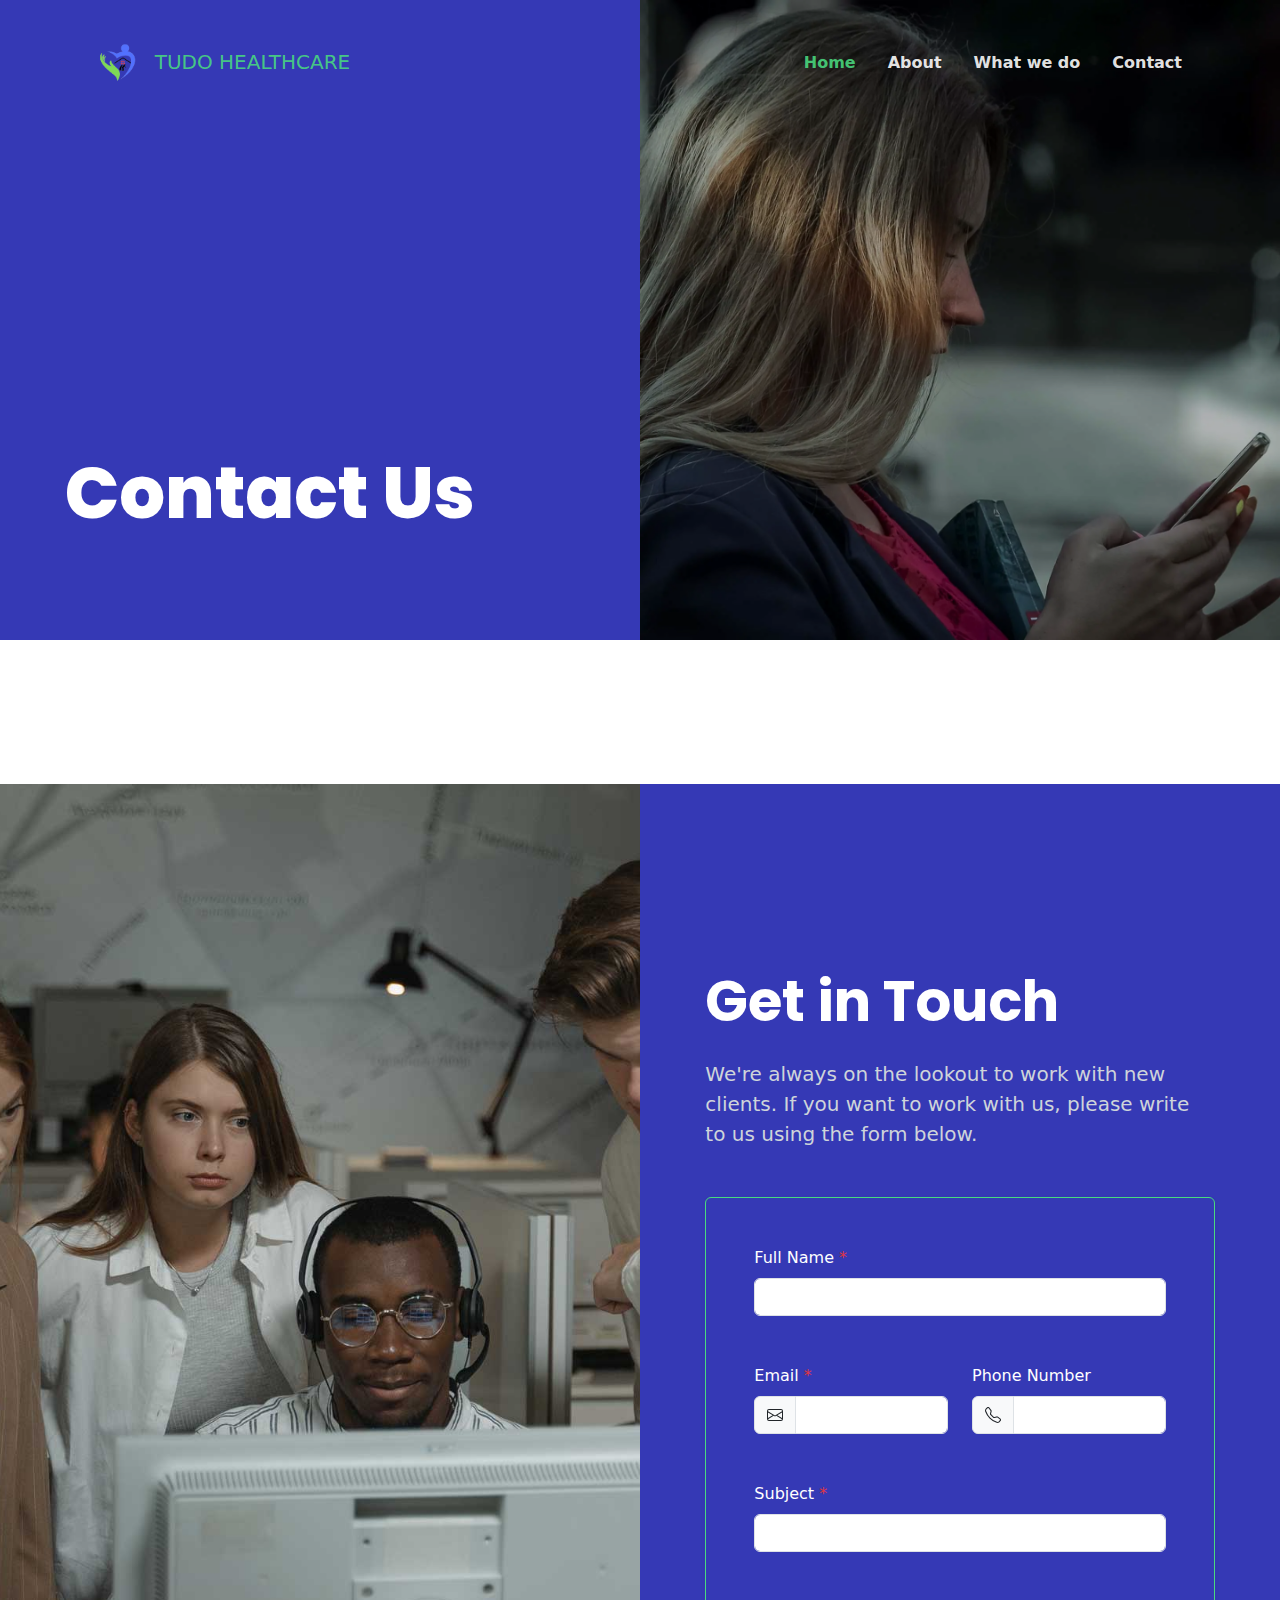
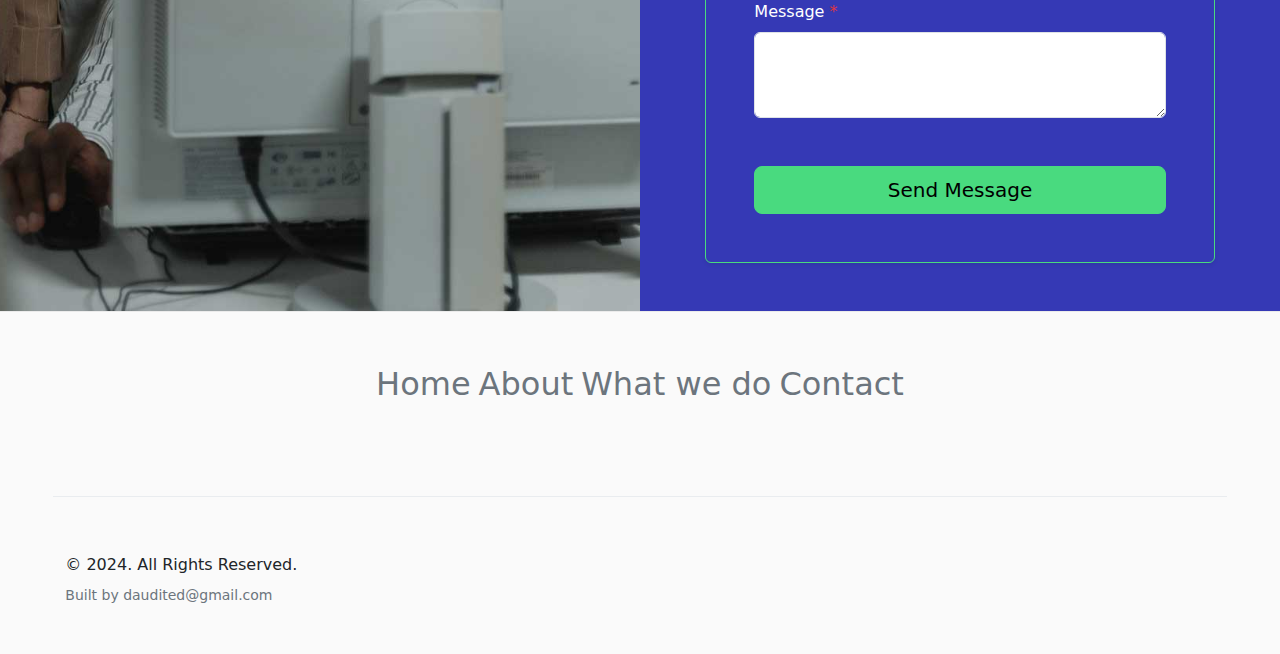
<file: contact.html>
<!doctype html>
<html lang="en">

<head>
  <!-- Required Meta Tags -->
  <meta charset="utf-8">
  <meta name="viewport" content="width=device-width, initial-scale=1">

  <!-- Document Title, Description, and Author -->
  <title>Contact</title>
  <meta name="description" content="Palette is a Free Bootstrap 5 Agency Template.">
  <meta name="author" content="BootstrapBrain">

  <!-- Favicon and Touch Icons -->
  <link rel="icon" type="image/png" sizes="512x512" href="./assets/favicon/favicon-512x512.png">

  <!-- Google Fonts Files -->
  <link rel="preconnect" href="https://fonts.googleapis.com">
  <link rel="preconnect" href="https://fonts.gstatic.com" crossorigin>
  <link href="https://fonts.googleapis.com/css2?family=Poppins:ital,wght@0,100;0,200;0,300;0,400;0,500;0,600;0,700;0,800;0,900;1,100;1,200;1,300;1,400;1,500;1,600;1,700;1,800;1,900&family=Roboto+Condensed:ital,wght@0,300;0,400;0,700;1,300;1,400;1,700&display=swap" rel="stylesheet">

  <!-- CSS Files -->
  <link rel="stylesheet" href="./assets/css/palette-bsb.css">

  <!-- BSB Head -->
</head>

<body>
  <!-- Header -->
  <header id="header">

    <!-- Navbar 1 - Bootstrap Brain Component -->
    <nav class="navbar navbar-expand-lg bsb-navbar bsb-navbar-hover bsb-navbar-caret bsb-tpl-navbar-float bsb-tpl-navbar-sticky" data-bs-theme="dark" data-bsb-stuck-bg="bg-primary" data-bsb-stuck-theme="dark">
      <div class="container">
        <a class="navbar-brand" href="index.html">
          <img src="./assets/logo.png" class="bsb-tpl-logo" alt="">TUDO HEALTHCARE
        </a>
        <button class="navbar-toggler border-0" type="button" data-bs-toggle="offcanvas" data-bs-target="#offcanvasNavbar" aria-controls="offcanvasNavbar">
          <svg xmlns="http://www.w3.org/2000/svg" width="24" height="24" fill="currentColor" class="bi bi-list" viewBox="0 0 16 16">
            <path fill-rule="evenodd" d="M2.5 12a.5.5 0 0 1 .5-.5h10a.5.5 0 0 1 0 1H3a.5.5 0 0 1-.5-.5zm0-4a.5.5 0 0 1 .5-.5h10a.5.5 0 0 1 0 1H3a.5.5 0 0 1-.5-.5zm0-4a.5.5 0 0 1 .5-.5h10a.5.5 0 0 1 0 1H3a.5.5 0 0 1-.5-.5z" />
          </svg>
        </button>
        <div class="offcanvas offcanvas-end bg-primary" tabindex="-1" id="offcanvasNavbar" aria-labelledby="offcanvasNavbarLabel">
          <div class="offcanvas-header">
            <h5 class="offcanvas-title" id="offcanvasNavbarLabel">Menu</h5>
            <button type="button" class="btn-close" data-bs-dismiss="offcanvas" aria-label="Close"></button>
          </div>
          <div class="offcanvas-body">
            <ul id="bsb-tpl-navbar" class="navbar-nav justify-content-end flex-grow-1">
              <li class="nav-item">
                <a class="nav-link active" aria-current="page" href="index.html">Home</a>
              </li>
              <li class="nav-item">
                <a class="nav-link" href="about.html">About</a>
              </li>
              <li class="nav-item">
                <a class="nav-link" href="what-we-do.html">What we do</a>
              </li>
              <li class="nav-item">
                <a class="nav-link" href="contact.html">Contact</a>
              </li>
            </ul>
          </div>
        </div>
      </div>
    </nav>

    <!-- Hero 4 - Bootstrap Brain Component -->
    <section class="bg-primary" data-bs-theme="dark">
      <div class="container-fluid overflow-hidden">
        <div class="row">
          <div class="col-12 col-md-6 order-1 order-md-0 align-self-md-end">
            <div class="row py-3 py-sm-5 py-xl-9 bsb-section-mt-md-1 justify-content-sm-center">
              <div class="col-12 col-sm-10">
                <h1 class="display-2 fw-bolder mb-4 text-white">Contact Us</h1>
                <!-- <div class="row">
                  <div class="col-12 col-xxl-8">
                    <p class="fs-5 mb-0 text-secondary">Communication is the key to success, and we're always here to answer your questions.</p>
                  </div>
                </div> -->
              </div>
            </div>
          </div>
          <div class="col-12 col-md-6 p-0">
            <figure class="bsb-overlay-figure w-100 h-100 m-0" style="--bsb-overlay-figure-opacity: .3">
              <img class="img-fluid w-100 h-100 object-fit-cover" loading="lazy" src="./assets/img/hero/contact-img-1.webp" alt="">
            </figure>
          </div>
        </div>
      </div>
    </section>

  </header>

  <!-- Main -->
  <main id="main">

    <!-- Section - Services -->
    <!-- Service 4 - Bootstrap Brain Component -->
    <section class="py-5 py-xl-8 bsb-section-py-xxl-1">
      <!-- <div class="container mb-5 mb-md-6 mb-xl-10">
        <div class="row justify-content-md-center">
          <div class="col-12 col-md-10 col-lg-9 col-xl-8 col-xxl-7 text-center">
            <h3 class="fs-6 text-secondary mb-2 text-uppercase">Say Hello</h3>
            <h2 class="display-4 fw-bold mb-0">Contact us for sales, media or support.</h2>
          </div>
        </div>
      </div> -->
    </section>

    <!-- Section - Contact Form -->
    <!-- Contact 4 - Bootstrap Brain Component -->
    <section class="bg-primary" data-bs-theme="dark">
      <div class="container-fluid overflow-hidden">
        <div class="row">
          <div class="col-12 col-md-6 p-0">
            <img class="img-fluid w-100 h-100 object-fit-cover" loading="lazy" src="./assets/img/contact/contact-img-1.jpg" alt="">
          </div>
          <div class="col-12 col-md-6 align-self-md-end">
            <div class="row py-3 py-sm-5 py-xxl-9 bsb-section-mt-md-1 justify-content-sm-center">
              <div class="col-12 col-sm-10">
                <h2 class="display-4 fw-bold mb-4">Get in Touch</h2>
                <p class="fs-5 mb-5 text-secondary">We're always on the lookout to work with new clients. If you want to work with us, please write to us using the form below.</p>
                <div class="border-accent text-bg-primary border rounded shadow-sm overflow-hidden" data-bs-theme="light">

                  <form action="#!">
                    <div class="row gy-4 gy-xl-5 p-4 p-xl-5">
                      <div class="col-12">
                        <label for="fullname" class="form-label">Full Name <span class="text-danger">*</span></label>
                        <input type="text" class="form-control" id="fullname" name="fullname" value="" required>
                      </div>
                      <div class="col-12 col-md-6">
                        <label for="email" class="form-label">Email <span class="text-danger">*</span></label>
                        <div class="input-group">
                          <span class="input-group-text">
                            <svg xmlns="http://www.w3.org/2000/svg" width="16" height="16" fill="currentColor" class="bi bi-envelope" viewBox="0 0 16 16">
                              <path d="M0 4a2 2 0 0 1 2-2h12a2 2 0 0 1 2 2v8a2 2 0 0 1-2 2H2a2 2 0 0 1-2-2V4Zm2-1a1 1 0 0 0-1 1v.217l7 4.2 7-4.2V4a1 1 0 0 0-1-1H2Zm13 2.383-4.708 2.825L15 11.105V5.383Zm-.034 6.876-5.64-3.471L8 9.583l-1.326-.795-5.64 3.47A1 1 0 0 0 2 13h12a1 1 0 0 0 .966-.741ZM1 11.105l4.708-2.897L1 5.383v5.722Z" />
                            </svg>
                          </span>
                          <input type="email" class="form-control" id="email" name="email" value="" required>
                        </div>
                      </div>
                      <div class="col-12 col-md-6">
                        <label for="phone" class="form-label">Phone Number</label>
                        <div class="input-group">
                          <span class="input-group-text">
                            <svg xmlns="http://www.w3.org/2000/svg" width="16" height="16" fill="currentColor" class="bi bi-telephone" viewBox="0 0 16 16">
                              <path d="M3.654 1.328a.678.678 0 0 0-1.015-.063L1.605 2.3c-.483.484-.661 1.169-.45 1.77a17.568 17.568 0 0 0 4.168 6.608 17.569 17.569 0 0 0 6.608 4.168c.601.211 1.286.033 1.77-.45l1.034-1.034a.678.678 0 0 0-.063-1.015l-2.307-1.794a.678.678 0 0 0-.58-.122l-2.19.547a1.745 1.745 0 0 1-1.657-.459L5.482 8.062a1.745 1.745 0 0 1-.46-1.657l.548-2.19a.678.678 0 0 0-.122-.58L3.654 1.328zM1.884.511a1.745 1.745 0 0 1 2.612.163L6.29 2.98c.329.423.445.974.315 1.494l-.547 2.19a.678.678 0 0 0 .178.643l2.457 2.457a.678.678 0 0 0 .644.178l2.189-.547a1.745 1.745 0 0 1 1.494.315l2.306 1.794c.829.645.905 1.87.163 2.611l-1.034 1.034c-.74.74-1.846 1.065-2.877.702a18.634 18.634 0 0 1-7.01-4.42 18.634 18.634 0 0 1-4.42-7.009c-.362-1.03-.037-2.137.703-2.877L1.885.511z" />
                            </svg>
                          </span>
                          <input type="tel" class="form-control" id="phone" name="phone" value="">
                        </div>
                      </div>
                      <div class="col-12">
                        <label for="subject" class="form-label">Subject <span class="text-danger">*</span></label>
                        <input type="text" class="form-control" id="subject" name="subject" value="" required>
                      </div>
                      <div class="col-12">
                        <label for="message" class="form-label">Message <span class="text-danger">*</span></label>
                        <textarea class="form-control" id="message" name="message" rows="3" required></textarea>
                      </div>
                      <div class="col-12">
                        <div class="d-grid">
                          <button class="btn btn-accent btn-lg" type="submit">Send Message</button>
                        </div>
                      </div>
                    </div>
                  </form>

                </div>
              </div>
            </div>
          </div>
        </div>
      </div>
    </section>
  </main>

  <!-- Footer 4 - Bootstrap Brain Component -->
  <footer class="footer">

    <!-- Widgets - Bootstrap Brain Component -->
    <section>
      <div class="container-fluid">
        <div class="row">
          <div class="col-12 col-lg-12 bsb-tpl-bg-lotion border-top bsb-tpl-border-lg-cyan py-4 py-md-5 py-xxl-8">
            <div class="row justify-content-center">
              <div class="col-12 col-md-11 col-xxl-10">
                <div class="row gy-4 gy-sm-0">
                  <div class="col-12 col-sm-12">
                    <div class="widget">
                      <ul class="list-unstyled d-flex justify-content-center gap-2 fs-2">
                        <li class="mb-3">
                          <a href="/" class="link-secondary text-decoration-none">Home</a>
                        </li>
                        <li class="mb-3">
                          <a href="about.html" class="link-secondary text-decoration-none">About</a>
                        </li>
                        <li class="mb-3">
                          <a href="what-we-do.html" class="link-secondary text-decoration-none">What we do</a>
                        </li>
                        <li class="mb-3">
                          <a href="contact.html" class="link-secondary text-decoration-none">Contact</a>
                        </li>
                      </ul>
                    </div>
                  </div>
                </div>
                <div class="row mt-6 border-top border-light-subtle">
                  <div class="footer-copyright-wrapper mt-6">
                    &copy; 2024. All Rights Reserved.
                  </div>
                  <div class="credits text-secondary mt-2 fs-7">
                    Built by <a href="daudited@gmail.com" class="link-secondary text-decoration-none">daudited@gmail.com</a> 
                  </div>
                </div>
              </div>
            </div>
          </div>
        </div>
      </div>
    </section>

  </footer>

  <!-- Javascript Files: Vendors -->
  <script src="https://unpkg.com/bootstrap@5.3.2/dist/js/bootstrap.bundle.min.js"></script>

  <!-- Javascript Files: Controllers -->
  <script src="./assets/controller/palette-bsb.js"></script>

  <!-- BSB Body End -->
</body>

</html>
</file>
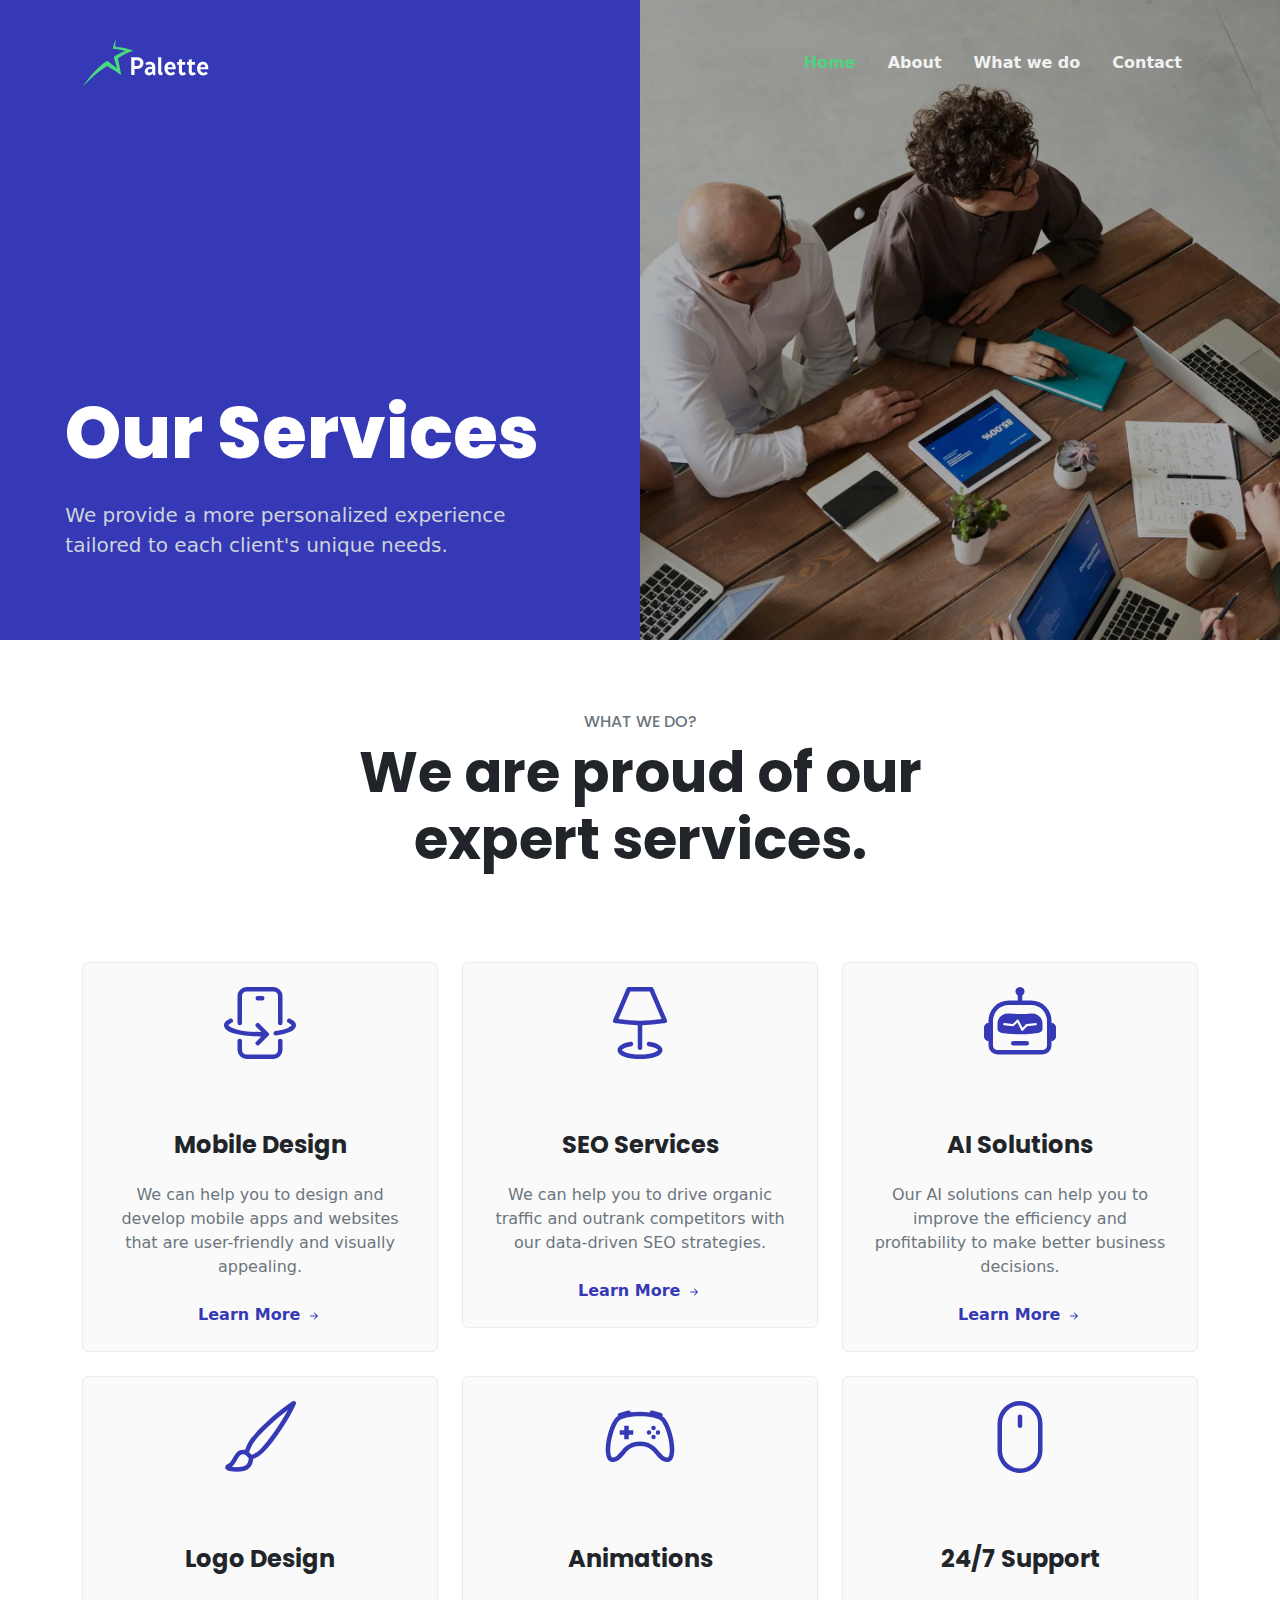
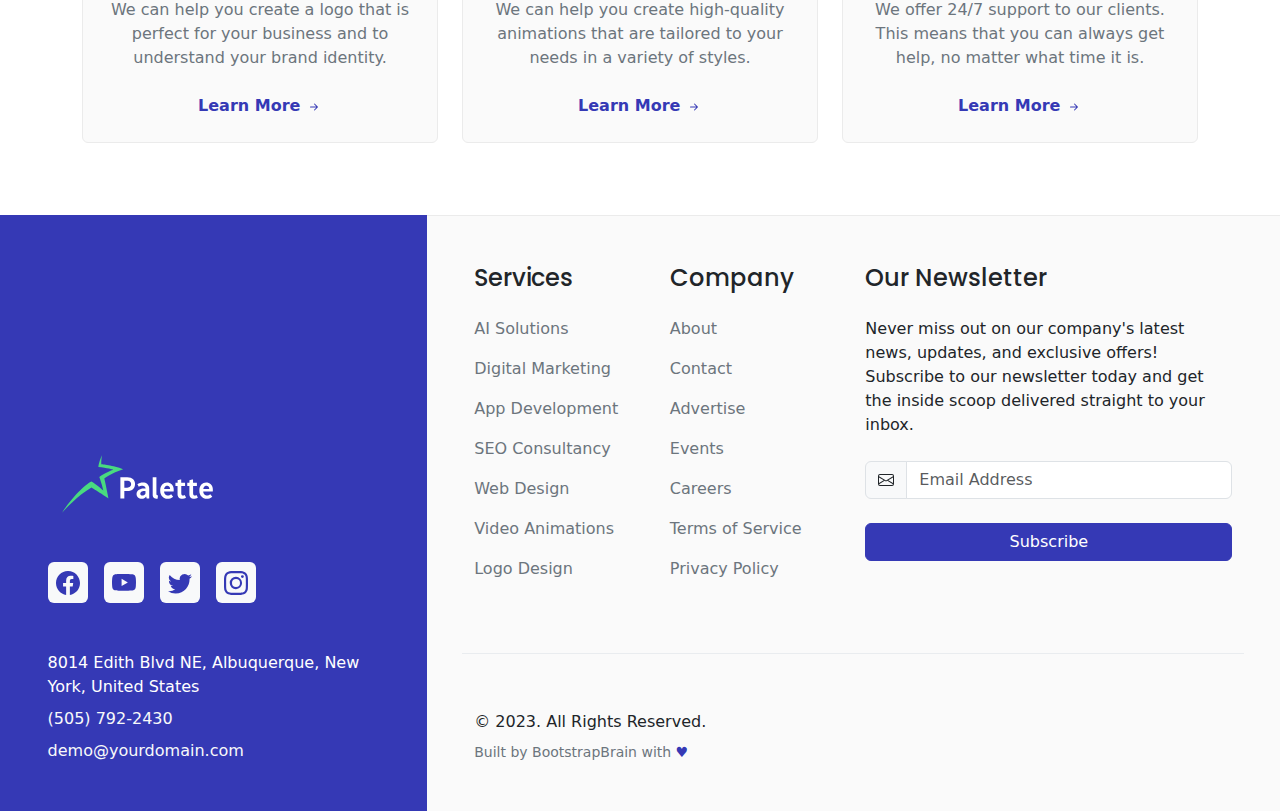
<file: services.html>
<!doctype html>
<html lang="en">

<head>
  <!-- Required Meta Tags -->
  <meta charset="utf-8">
  <meta name="viewport" content="width=device-width, initial-scale=1">

  <!-- Document Title, Description, and Author -->
  <title>Services - Palette - Free Bootstrap 5 Agency Template</title>
  <meta name="description" content="Palette is a Free Bootstrap 5 Agency Template.">
  <meta name="author" content="BootstrapBrain">

  <!-- Favicon and Touch Icons -->
  <link rel="icon" type="image/png" sizes="512x512" href="./assets/favicon/favicon-512x512.png">

  <!-- Google Fonts Files -->
  <link rel="preconnect" href="https://fonts.googleapis.com">
  <link rel="preconnect" href="https://fonts.gstatic.com" crossorigin>
  <link href="https://fonts.googleapis.com/css2?family=Poppins:ital,wght@0,100;0,200;0,300;0,400;0,500;0,600;0,700;0,800;0,900;1,100;1,200;1,300;1,400;1,500;1,600;1,700;1,800;1,900&family=Roboto+Condensed:ital,wght@0,300;0,400;0,700;1,300;1,400;1,700&display=swap" rel="stylesheet">

  <!-- CSS Files -->
  <link rel="stylesheet" href="./assets/css/palette-bsb.css">

  <!-- BSB Head -->
</head>

<body>
  <!-- Header -->
  <header id="header">

    <!-- Navbar 1 - Bootstrap Brain Component -->
    <nav class="navbar navbar-expand-lg bsb-navbar bsb-navbar-hover bsb-navbar-caret bsb-tpl-navbar-float bsb-tpl-navbar-sticky" data-bs-theme="dark" data-bsb-stuck-bg="bg-primary" data-bsb-stuck-theme="dark">
      <div class="container">
        <a class="navbar-brand" href="index.html">
          <img src="./assets/img/branding/palette-logo.svg" class="bsb-tpl-logo" alt="">
        </a>
        <button class="navbar-toggler border-0" type="button" data-bs-toggle="offcanvas" data-bs-target="#offcanvasNavbar" aria-controls="offcanvasNavbar">
          <svg xmlns="http://www.w3.org/2000/svg" width="24" height="24" fill="currentColor" class="bi bi-list" viewBox="0 0 16 16">
            <path fill-rule="evenodd" d="M2.5 12a.5.5 0 0 1 .5-.5h10a.5.5 0 0 1 0 1H3a.5.5 0 0 1-.5-.5zm0-4a.5.5 0 0 1 .5-.5h10a.5.5 0 0 1 0 1H3a.5.5 0 0 1-.5-.5zm0-4a.5.5 0 0 1 .5-.5h10a.5.5 0 0 1 0 1H3a.5.5 0 0 1-.5-.5z" />
          </svg>
        </button>
        <div class="offcanvas offcanvas-end bg-primary" tabindex="-1" id="offcanvasNavbar" aria-labelledby="offcanvasNavbarLabel">
          <div class="offcanvas-header">
            <h5 class="offcanvas-title" id="offcanvasNavbarLabel">Menu</h5>
            <button type="button" class="btn-close" data-bs-dismiss="offcanvas" aria-label="Close"></button>
          </div>
          <div class="offcanvas-body">
            <ul id="bsb-tpl-navbar" class="navbar-nav justify-content-end flex-grow-1">
              <li class="nav-item">
                <a class="nav-link active" aria-current="page" href="index.html">Home</a>
              </li>
              <li class="nav-item">
                <a class="nav-link" href="about.html">About</a>
              </li>
              <li class="nav-item">
                <a class="nav-link" href="pricing.html">What we do</a>
              </li>
              <li class="nav-item">
                <a class="nav-link" href="contact.html">Contact</a>
              </li>
            </ul>
          </div>
        </div>
      </div>
    </nav>

    <!-- Hero 4 - Bootstrap Brain Component -->
    <section class="bg-primary" data-bs-theme="dark">
      <div class="container-fluid overflow-hidden">
        <div class="row">
          <div class="col-12 col-md-6 order-1 order-md-0 align-self-md-end">
            <div class="row py-3 py-sm-5 py-xl-9 bsb-section-mt-md-1 justify-content-sm-center">
              <div class="col-12 col-sm-10">
                <h1 class="display-2 fw-bolder mb-4 text-white">Our Services</h1>
                <div class="row">
                  <div class="col-12 col-xxl-8">
                    <p class="fs-5 mb-0 text-secondary">We provide a more personalized experience tailored to each client's unique needs.</p>
                  </div>
                </div>
              </div>
            </div>
          </div>
          <div class="col-12 col-md-6 p-0">
            <figure class="bsb-overlay-figure w-100 h-100 m-0" style="--bsb-overlay-figure-opacity: .3">
              <img class="img-fluid w-100 h-100 object-fit-cover" loading="lazy" src="./assets/img/hero/service-img-1.webp" alt="">
            </figure>
          </div>
        </div>
      </div>
    </section>

  </header>

  <!-- Main -->
  <main id="main">

    <!-- Section - Services -->
    <!-- Service 4 - Bootstrap Brain Component -->
    <section class="py-5 py-xl-8 bsb-section-py-xxl-1">
      <div class="container mb-5 mb-md-6 mb-xl-10">
        <div class="row justify-content-md-center">
          <div class="col-12 col-md-10 col-lg-9 col-xl-8 col-xxl-7 text-center">
            <h3 class="fs-6 text-secondary mb-2 text-uppercase">What We Do?</h3>
            <h2 class="display-4 fw-bold mb-0">We are proud of our expert services.</h2>
          </div>
        </div>
      </div>

      <div class="container overflow-hidden">
        <div class="row gy-4 gy-xxl-5 gx-xxl-5">
          <div class="col-12 col-md-4">
            <div class="card bsb-tpl-bg-lotion bsb-tpl-border-lg-cyan">
              <div class="card-body text-center p-4 p-xxl-5">
                <svg xmlns="http://www.w3.org/2000/svg" width="72" height="72" fill="currentColor" class="bi bi-phone-flip text-primary mb-8" viewBox="0 0 16 16">
                  <path fill-rule="evenodd" d="M11 1H5a1 1 0 0 0-1 1v6a.5.5 0 0 1-1 0V2a2 2 0 0 1 2-2h6a2 2 0 0 1 2 2v6a.5.5 0 0 1-1 0V2a1 1 0 0 0-1-1Zm1 13a1 1 0 0 1-1 1H5a1 1 0 0 1-1-1v-2a.5.5 0 0 0-1 0v2a2 2 0 0 0 2 2h6a2 2 0 0 0 2-2v-2a.5.5 0 0 0-1 0v2ZM1.713 7.954a.5.5 0 1 0-.419-.908c-.347.16-.654.348-.882.57C.184 7.842 0 8.139 0 8.5c0 .546.408.94.823 1.201.44.278 1.043.51 1.745.696C3.978 10.773 5.898 11 8 11c.099 0 .197 0 .294-.002l-1.148 1.148a.5.5 0 0 0 .708.708l2-2a.5.5 0 0 0 0-.708l-2-2a.5.5 0 1 0-.708.708l1.145 1.144L8 10c-2.04 0-3.87-.221-5.174-.569-.656-.175-1.151-.374-1.47-.575C1.012 8.639 1 8.506 1 8.5c0-.003 0-.059.112-.17.115-.112.31-.242.6-.376Zm12.993-.908a.5.5 0 0 0-.419.908c.292.134.486.264.6.377.113.11.113.166.113.169 0 .003 0 .065-.13.187-.132.122-.352.26-.677.4-.645.28-1.596.523-2.763.687a.5.5 0 0 0 .14.99c1.212-.17 2.26-.43 3.02-.758.38-.164.713-.357.96-.587.246-.229.45-.537.45-.919 0-.362-.184-.66-.412-.883-.228-.223-.535-.411-.882-.571ZM7.5 2a.5.5 0 0 0 0 1h1a.5.5 0 0 0 0-1h-1Z" />
                </svg>
                <h4 class="fw-bold mb-4">Mobile Design</h4>
                <p class="mb-4 text-secondary">We can help you to design and develop mobile apps and websites that are user-friendly and visually appealing.</p>
                <a href="#!" class="fw-bold text-decoration-none link-primary">
                  Learn More
                  <svg xmlns="http://www.w3.org/2000/svg" width="16" height="16" fill="currentColor" class="bi bi-arrow-right-short" viewBox="0 0 16 16">
                    <path fill-rule="evenodd" d="M4 8a.5.5 0 0 1 .5-.5h5.793L8.146 5.354a.5.5 0 1 1 .708-.708l3 3a.5.5 0 0 1 0 .708l-3 3a.5.5 0 0 1-.708-.708L10.293 8.5H4.5A.5.5 0 0 1 4 8z" />
                  </svg>
                </a>
              </div>
            </div>
          </div>
          <div class="col-12 col-md-4">
            <div class="card bsb-tpl-bg-lotion bsb-tpl-border-lg-cyan">
              <div class="card-body text-center p-4 p-xxl-5">
                <svg xmlns="http://www.w3.org/2000/svg" width="72" height="72" fill="currentColor" class="bi bi-lamp text-primary mb-8" viewBox="0 0 16 16">
                  <path fill-rule="evenodd" d="M5.04.303A.5.5 0 0 1 5.5 0h5c.2 0 .38.12.46.303l3 7a.5.5 0 0 1-.363.687h-.002c-.15.03-.3.056-.45.081a32.731 32.731 0 0 1-4.645.425V13.5a.5.5 0 1 1-1 0V8.495a32.753 32.753 0 0 1-4.645-.425c-.15-.025-.3-.05-.45-.08h-.003a.5.5 0 0 1-.362-.688l3-7ZM3.21 7.116A31.27 31.27 0 0 0 8 7.5a31.27 31.27 0 0 0 4.791-.384L10.171 1H5.83L3.209 7.116Z" />
                  <path d="M6.493 12.574a.5.5 0 0 1-.411.575c-.712.118-1.28.295-1.655.493a1.319 1.319 0 0 0-.37.265.301.301 0 0 0-.052.075l-.001.004-.004.01V14l.002.008a.147.147 0 0 0 .016.033.62.62 0 0 0 .145.15c.165.13.435.27.813.395.751.25 1.82.414 3.024.414s2.273-.163 3.024-.414c.378-.126.648-.265.813-.395a.62.62 0 0 0 .146-.15.148.148 0 0 0 .015-.033L12 14v-.004a.301.301 0 0 0-.057-.09 1.318 1.318 0 0 0-.37-.264c-.376-.198-.943-.375-1.655-.493a.5.5 0 1 1 .164-.986c.77.127 1.452.328 1.957.594C12.5 13 13 13.4 13 14c0 .426-.26.752-.544.977-.29.228-.68.413-1.116.558-.878.293-2.059.465-3.34.465-1.281 0-2.462-.172-3.34-.465-.436-.145-.826-.33-1.116-.558C3.26 14.752 3 14.426 3 14c0-.599.5-1 .961-1.243.505-.266 1.187-.467 1.957-.594a.5.5 0 0 1 .575.411Z" />
                </svg>
                <h4 class="fw-bold mb-4">SEO Services</h4>
                <p class="mb-4 text-secondary">We can help you to drive organic traffic and outrank competitors with our data-driven SEO strategies.</p>
                <a href="#!" class="fw-bold text-decoration-none link-primary">
                  Learn More
                  <svg xmlns="http://www.w3.org/2000/svg" width="16" height="16" fill="currentColor" class="bi bi-arrow-right-short" viewBox="0 0 16 16">
                    <path fill-rule="evenodd" d="M4 8a.5.5 0 0 1 .5-.5h5.793L8.146 5.354a.5.5 0 1 1 .708-.708l3 3a.5.5 0 0 1 0 .708l-3 3a.5.5 0 0 1-.708-.708L10.293 8.5H4.5A.5.5 0 0 1 4 8z" />
                  </svg>
                </a>
              </div>
            </div>
          </div>
          <div class="col-12 col-md-4">
            <div class="card bsb-tpl-bg-lotion bsb-tpl-border-lg-cyan">
              <div class="card-body text-center p-4 p-xxl-5">
                <svg xmlns="http://www.w3.org/2000/svg" width="72" height="72" fill="currentColor" class="bi bi-robot text-primary mb-8" viewBox="0 0 16 16">
                  <path d="M6 12.5a.5.5 0 0 1 .5-.5h3a.5.5 0 0 1 0 1h-3a.5.5 0 0 1-.5-.5ZM3 8.062C3 6.76 4.235 5.765 5.53 5.886a26.58 26.58 0 0 0 4.94 0C11.765 5.765 13 6.76 13 8.062v1.157a.933.933 0 0 1-.765.935c-.845.147-2.34.346-4.235.346-1.895 0-3.39-.2-4.235-.346A.933.933 0 0 1 3 9.219V8.062Zm4.542-.827a.25.25 0 0 0-.217.068l-.92.9a24.767 24.767 0 0 1-1.871-.183.25.25 0 0 0-.068.495c.55.076 1.232.149 2.02.193a.25.25 0 0 0 .189-.071l.754-.736.847 1.71a.25.25 0 0 0 .404.062l.932-.97a25.286 25.286 0 0 0 1.922-.188.25.25 0 0 0-.068-.495c-.538.074-1.207.145-1.98.189a.25.25 0 0 0-.166.076l-.754.785-.842-1.7a.25.25 0 0 0-.182-.135Z" />
                  <path d="M8.5 1.866a1 1 0 1 0-1 0V3h-2A4.5 4.5 0 0 0 1 7.5V8a1 1 0 0 0-1 1v2a1 1 0 0 0 1 1v1a2 2 0 0 0 2 2h10a2 2 0 0 0 2-2v-1a1 1 0 0 0 1-1V9a1 1 0 0 0-1-1v-.5A4.5 4.5 0 0 0 10.5 3h-2V1.866ZM14 7.5V13a1 1 0 0 1-1 1H3a1 1 0 0 1-1-1V7.5A3.5 3.5 0 0 1 5.5 4h5A3.5 3.5 0 0 1 14 7.5Z" />
                </svg>
                <h4 class="fw-bold mb-4">AI Solutions</h4>
                <p class="mb-4 text-secondary">Our AI solutions can help you to improve the efficiency and profitability to make better business decisions.</p>
                <a href="#!" class="fw-bold text-decoration-none link-primary">
                  Learn More
                  <svg xmlns="http://www.w3.org/2000/svg" width="16" height="16" fill="currentColor" class="bi bi-arrow-right-short" viewBox="0 0 16 16">
                    <path fill-rule="evenodd" d="M4 8a.5.5 0 0 1 .5-.5h5.793L8.146 5.354a.5.5 0 1 1 .708-.708l3 3a.5.5 0 0 1 0 .708l-3 3a.5.5 0 0 1-.708-.708L10.293 8.5H4.5A.5.5 0 0 1 4 8z" />
                  </svg>
                </a>
              </div>
            </div>
          </div>
          <div class="col-12 col-md-4">
            <div class="card bsb-tpl-bg-lotion bsb-tpl-border-lg-cyan">
              <div class="card-body text-center p-4 p-xxl-5">
                <svg xmlns="http://www.w3.org/2000/svg" width="72" height="72" fill="currentColor" class="bi bi-brush text-primary mb-8" viewBox="0 0 16 16">
                  <path d="M15.825.12a.5.5 0 0 1 .132.584c-1.53 3.43-4.743 8.17-7.095 10.64a6.067 6.067 0 0 1-2.373 1.534c-.018.227-.06.538-.16.868-.201.659-.667 1.479-1.708 1.74a8.118 8.118 0 0 1-3.078.132 3.659 3.659 0 0 1-.562-.135 1.382 1.382 0 0 1-.466-.247.714.714 0 0 1-.204-.288.622.622 0 0 1 .004-.443c.095-.245.316-.38.461-.452.394-.197.625-.453.867-.826.095-.144.184-.297.287-.472l.117-.198c.151-.255.326-.54.546-.848.528-.739 1.201-.925 1.746-.896.126.007.243.025.348.048.062-.172.142-.38.238-.608.261-.619.658-1.419 1.187-2.069 2.176-2.67 6.18-6.206 9.117-8.104a.5.5 0 0 1 .596.04zM4.705 11.912a1.23 1.23 0 0 0-.419-.1c-.246-.013-.573.05-.879.479-.197.275-.355.532-.5.777l-.105.177c-.106.181-.213.362-.32.528a3.39 3.39 0 0 1-.76.861c.69.112 1.736.111 2.657-.12.559-.139.843-.569.993-1.06a3.122 3.122 0 0 0 .126-.75l-.793-.792zm1.44.026c.12-.04.277-.1.458-.183a5.068 5.068 0 0 0 1.535-1.1c1.9-1.996 4.412-5.57 6.052-8.631-2.59 1.927-5.566 4.66-7.302 6.792-.442.543-.795 1.243-1.042 1.826-.121.288-.214.54-.275.72v.001l.575.575zm-4.973 3.04.007-.005a.031.031 0 0 1-.007.004zm3.582-3.043.002.001h-.002z" />
                </svg>
                <h4 class="fw-bold mb-4">Logo Design</h4>
                <p class="mb-4 text-secondary">We can help you create a logo that is perfect for your business and to understand your brand identity.</p>
                <a href="#!" class="fw-bold text-decoration-none link-primary">
                  Learn More
                  <svg xmlns="http://www.w3.org/2000/svg" width="16" height="16" fill="currentColor" class="bi bi-arrow-right-short" viewBox="0 0 16 16">
                    <path fill-rule="evenodd" d="M4 8a.5.5 0 0 1 .5-.5h5.793L8.146 5.354a.5.5 0 1 1 .708-.708l3 3a.5.5 0 0 1 0 .708l-3 3a.5.5 0 0 1-.708-.708L10.293 8.5H4.5A.5.5 0 0 1 4 8z" />
                  </svg>
                </a>
              </div>
            </div>
          </div>
          <div class="col-12 col-md-4">
            <div class="card bsb-tpl-bg-lotion bsb-tpl-border-lg-cyan">
              <div class="card-body text-center p-4 p-xxl-5">
                <svg xmlns="http://www.w3.org/2000/svg" width="72" height="72" fill="currentColor" class="bi bi-controller text-primary mb-8" viewBox="0 0 16 16">
                  <path d="M11.5 6.027a.5.5 0 1 1-1 0 .5.5 0 0 1 1 0zm-1.5 1.5a.5.5 0 1 0 0-1 .5.5 0 0 0 0 1zm2.5-.5a.5.5 0 1 1-1 0 .5.5 0 0 1 1 0zm-1.5 1.5a.5.5 0 1 0 0-1 .5.5 0 0 0 0 1zm-6.5-3h1v1h1v1h-1v1h-1v-1h-1v-1h1v-1z" />
                  <path d="M3.051 3.26a.5.5 0 0 1 .354-.613l1.932-.518a.5.5 0 0 1 .62.39c.655-.079 1.35-.117 2.043-.117.72 0 1.443.041 2.12.126a.5.5 0 0 1 .622-.399l1.932.518a.5.5 0 0 1 .306.729c.14.09.266.19.373.297.408.408.78 1.05 1.095 1.772.32.733.599 1.591.805 2.466.206.875.34 1.78.364 2.606.024.816-.059 1.602-.328 2.21a1.42 1.42 0 0 1-1.445.83c-.636-.067-1.115-.394-1.513-.773-.245-.232-.496-.526-.739-.808-.126-.148-.25-.292-.368-.423-.728-.804-1.597-1.527-3.224-1.527-1.627 0-2.496.723-3.224 1.527-.119.131-.242.275-.368.423-.243.282-.494.575-.739.808-.398.38-.877.706-1.513.773a1.42 1.42 0 0 1-1.445-.83c-.27-.608-.352-1.395-.329-2.21.024-.826.16-1.73.365-2.606.206-.875.486-1.733.805-2.466.315-.722.687-1.364 1.094-1.772a2.34 2.34 0 0 1 .433-.335.504.504 0 0 1-.028-.079zm2.036.412c-.877.185-1.469.443-1.733.708-.276.276-.587.783-.885 1.465a13.748 13.748 0 0 0-.748 2.295 12.351 12.351 0 0 0-.339 2.406c-.022.755.062 1.368.243 1.776a.42.42 0 0 0 .426.24c.327-.034.61-.199.929-.502.212-.202.4-.423.615-.674.133-.156.276-.323.44-.504C4.861 9.969 5.978 9.027 8 9.027s3.139.942 3.965 1.855c.164.181.307.348.44.504.214.251.403.472.615.674.318.303.601.468.929.503a.42.42 0 0 0 .426-.241c.18-.408.265-1.02.243-1.776a12.354 12.354 0 0 0-.339-2.406 13.753 13.753 0 0 0-.748-2.295c-.298-.682-.61-1.19-.885-1.465-.264-.265-.856-.523-1.733-.708-.85-.179-1.877-.27-2.913-.27-1.036 0-2.063.091-2.913.27z" />
                </svg>
                <h4 class="fw-bold mb-4">Animations</h4>
                <p class="mb-4 text-secondary">We can help you create high-quality animations that are tailored to your needs in a variety of styles.</p>
                <a href="#!" class="fw-bold text-decoration-none link-primary">
                  Learn More
                  <svg xmlns="http://www.w3.org/2000/svg" width="16" height="16" fill="currentColor" class="bi bi-arrow-right-short" viewBox="0 0 16 16">
                    <path fill-rule="evenodd" d="M4 8a.5.5 0 0 1 .5-.5h5.793L8.146 5.354a.5.5 0 1 1 .708-.708l3 3a.5.5 0 0 1 0 .708l-3 3a.5.5 0 0 1-.708-.708L10.293 8.5H4.5A.5.5 0 0 1 4 8z" />
                  </svg>
                </a>
              </div>
            </div>
          </div>
          <div class="col-12 col-md-4">
            <div class="card bsb-tpl-bg-lotion bsb-tpl-border-lg-cyan">
              <div class="card-body text-center p-4 p-xxl-5">
                <svg xmlns="http://www.w3.org/2000/svg" width="72" height="72" fill="currentColor" class="bi bi-mouse text-primary mb-8" viewBox="0 0 16 16">
                  <path d="M8 3a.5.5 0 0 1 .5.5v2a.5.5 0 0 1-1 0v-2A.5.5 0 0 1 8 3zm4 8a4 4 0 0 1-8 0V5a4 4 0 1 1 8 0v6zM8 0a5 5 0 0 0-5 5v6a5 5 0 0 0 10 0V5a5 5 0 0 0-5-5z" />
                </svg>
                <h4 class="fw-bold mb-4">24/7 Support</h4>
                <p class="mb-4 text-secondary">We offer 24/7 support to our clients. This means that you can always get help, no matter what time it is.</p>
                <a href="#!" class="fw-bold text-decoration-none link-primary">
                  Learn More
                  <svg xmlns="http://www.w3.org/2000/svg" width="16" height="16" fill="currentColor" class="bi bi-arrow-right-short" viewBox="0 0 16 16">
                    <path fill-rule="evenodd" d="M4 8a.5.5 0 0 1 .5-.5h5.793L8.146 5.354a.5.5 0 1 1 .708-.708l3 3a.5.5 0 0 1 0 .708l-3 3a.5.5 0 0 1-.708-.708L10.293 8.5H4.5A.5.5 0 0 1 4 8z" />
                  </svg>
                </a>
              </div>
            </div>
          </div>
        </div>
      </div>
    </section>

  </main>

  <!-- Footer 4 - Bootstrap Brain Component -->
  <footer class="footer">

    <!-- Widgets - Bootstrap Brain Component -->
    <section>
      <div class="container-fluid">
        <div class="row">
          <div class="col-12 col-lg-4 bg-primary py-4 py-md-5 py-xxl-8">
            <div class="row h-100 align-items-end justify-content-center">
              <div class="col-12 col-md-11 col-xl-10">
                <div class="footer-logo-wrapper">
                  <a href="index.html">
                    <img src="./assets/img/branding/palette-logo.svg" alt="" width="179" height="60">
                  </a>
                </div>
                <div class="social-media-wrapper mt-5">
                  <ul class="nav">
                    <li class="nav-item me-3">
                      <a class="nav-link link-primary p-2 bg-light rounded" href="#!">
                        <svg xmlns="http://www.w3.org/2000/svg" width="24" height="24" fill="currentColor" class="bi bi-facebook" viewBox="0 0 16 16">
                          <path d="M16 8.049c0-4.446-3.582-8.05-8-8.05C3.58 0-.002 3.603-.002 8.05c0 4.017 2.926 7.347 6.75 7.951v-5.625h-2.03V8.05H6.75V6.275c0-2.017 1.195-3.131 3.022-3.131.876 0 1.791.157 1.791.157v1.98h-1.009c-.993 0-1.303.621-1.303 1.258v1.51h2.218l-.354 2.326H9.25V16c3.824-.604 6.75-3.934 6.75-7.951z" />
                        </svg>
                      </a>
                    </li>
                    <li class="nav-item me-3">
                      <a class="nav-link link-primary p-2 bg-light rounded" href="#!">
                        <svg xmlns="http://www.w3.org/2000/svg" width="24" height="24" fill="currentColor" class="bi bi-youtube" viewBox="0 0 16 16">
                          <path d="M8.051 1.999h.089c.822.003 4.987.033 6.11.335a2.01 2.01 0 0 1 1.415 1.42c.101.38.172.883.22 1.402l.01.104.022.26.008.104c.065.914.073 1.77.074 1.957v.075c-.001.194-.01 1.108-.082 2.06l-.008.105-.009.104c-.05.572-.124 1.14-.235 1.558a2.007 2.007 0 0 1-1.415 1.42c-1.16.312-5.569.334-6.18.335h-.142c-.309 0-1.587-.006-2.927-.052l-.17-.006-.087-.004-.171-.007-.171-.007c-1.11-.049-2.167-.128-2.654-.26a2.007 2.007 0 0 1-1.415-1.419c-.111-.417-.185-.986-.235-1.558L.09 9.82l-.008-.104A31.4 31.4 0 0 1 0 7.68v-.123c.002-.215.01-.958.064-1.778l.007-.103.003-.052.008-.104.022-.26.01-.104c.048-.519.119-1.023.22-1.402a2.007 2.007 0 0 1 1.415-1.42c.487-.13 1.544-.21 2.654-.26l.17-.007.172-.006.086-.003.171-.007A99.788 99.788 0 0 1 7.858 2h.193zM6.4 5.209v4.818l4.157-2.408L6.4 5.209z" />
                        </svg>
                      </a>
                    </li>
                    <li class="nav-item me-3">
                      <a class="nav-link link-primary p-2 bg-light rounded" href="#!">
                        <svg xmlns="http://www.w3.org/2000/svg" width="24" height="24" fill="currentColor" class="bi bi-twitter" viewBox="0 0 16 16">
                          <path d="M5.026 15c6.038 0 9.341-5.003 9.341-9.334 0-.14 0-.282-.006-.422A6.685 6.685 0 0 0 16 3.542a6.658 6.658 0 0 1-1.889.518 3.301 3.301 0 0 0 1.447-1.817 6.533 6.533 0 0 1-2.087.793A3.286 3.286 0 0 0 7.875 6.03a9.325 9.325 0 0 1-6.767-3.429 3.289 3.289 0 0 0 1.018 4.382A3.323 3.323 0 0 1 .64 6.575v.045a3.288 3.288 0 0 0 2.632 3.218 3.203 3.203 0 0 1-.865.115 3.23 3.23 0 0 1-.614-.057 3.283 3.283 0 0 0 3.067 2.277A6.588 6.588 0 0 1 .78 13.58a6.32 6.32 0 0 1-.78-.045A9.344 9.344 0 0 0 5.026 15z" />
                        </svg>
                      </a>
                    </li>
                    <li class="nav-item">
                      <a class="nav-link link-primary p-2 bg-light rounded" href="#!">
                        <svg xmlns="http://www.w3.org/2000/svg" width="24" height="24" fill="currentColor" class="bi bi-instagram" viewBox="0 0 16 16">
                          <path d="M8 0C5.829 0 5.556.01 4.703.048 3.85.088 3.269.222 2.76.42a3.917 3.917 0 0 0-1.417.923A3.927 3.927 0 0 0 .42 2.76C.222 3.268.087 3.85.048 4.7.01 5.555 0 5.827 0 8.001c0 2.172.01 2.444.048 3.297.04.852.174 1.433.372 1.942.205.526.478.972.923 1.417.444.445.89.719 1.416.923.51.198 1.09.333 1.942.372C5.555 15.99 5.827 16 8 16s2.444-.01 3.298-.048c.851-.04 1.434-.174 1.943-.372a3.916 3.916 0 0 0 1.416-.923c.445-.445.718-.891.923-1.417.197-.509.332-1.09.372-1.942C15.99 10.445 16 10.173 16 8s-.01-2.445-.048-3.299c-.04-.851-.175-1.433-.372-1.941a3.926 3.926 0 0 0-.923-1.417A3.911 3.911 0 0 0 13.24.42c-.51-.198-1.092-.333-1.943-.372C10.443.01 10.172 0 7.998 0h.003zm-.717 1.442h.718c2.136 0 2.389.007 3.232.046.78.035 1.204.166 1.486.275.373.145.64.319.92.599.28.28.453.546.598.92.11.281.24.705.275 1.485.039.843.047 1.096.047 3.231s-.008 2.389-.047 3.232c-.035.78-.166 1.203-.275 1.485a2.47 2.47 0 0 1-.599.919c-.28.28-.546.453-.92.598-.28.11-.704.24-1.485.276-.843.038-1.096.047-3.232.047s-2.39-.009-3.233-.047c-.78-.036-1.203-.166-1.485-.276a2.478 2.478 0 0 1-.92-.598 2.48 2.48 0 0 1-.6-.92c-.109-.281-.24-.705-.275-1.485-.038-.843-.046-1.096-.046-3.233 0-2.136.008-2.388.046-3.231.036-.78.166-1.204.276-1.486.145-.373.319-.64.599-.92.28-.28.546-.453.92-.598.282-.11.705-.24 1.485-.276.738-.034 1.024-.044 2.515-.045v.002zm4.988 1.328a.96.96 0 1 0 0 1.92.96.96 0 0 0 0-1.92zm-4.27 1.122a4.109 4.109 0 1 0 0 8.217 4.109 4.109 0 0 0 0-8.217zm0 1.441a2.667 2.667 0 1 1 0 5.334 2.667 2.667 0 0 1 0-5.334z" />
                        </svg>
                      </a>
                    </li>
                  </ul>
                </div>
                <div class="address-wrapper mt-5">
                  <address class="mb-2 text-white">8014 Edith Blvd NE, Albuquerque, New York, United States</address>
                  <p class="mb-2">
                    <a class="link-light text-decoration-none" href="tel:+15057922430">(505) 792-2430</a>
                  </p>
                  <p class="mb-0">
                    <a class="link-light text-decoration-none" href="mailto:demo@yourdomain.com">demo@yourdomain.com</a>
                  </p>
                </div>
              </div>
            </div>
          </div>
          <div class="col-12 col-lg-8 bsb-tpl-bg-lotion border-top bsb-tpl-border-lg-cyan py-4 py-md-5 py-xxl-8">
            <div class="row justify-content-center">
              <div class="col-12 col-md-11 col-xxl-10">
                <div class="row gy-4 gy-sm-0">
                  <div class="col-6 col-sm-3">
                    <div class="widget">
                      <h4 class="widget-title mb-4">Services</h4>
                      <ul class="list-unstyled">
                        <li class="mb-3">
                          <a href="#!" class="link-secondary text-decoration-none">AI Solutions</a>
                        </li>
                        <li class="mb-3">
                          <a href="#!" class="link-secondary text-decoration-none">Digital Marketing</a>
                        </li>
                        <li class="mb-3">
                          <a href="#!" class="link-secondary text-decoration-none">App Development</a>
                        </li>
                        <li class="mb-3">
                          <a href="#!" class="link-secondary text-decoration-none">SEO Consultancy</a>
                        </li>
                        <li class="mb-3">
                          <a href="#!" class="link-secondary text-decoration-none">Web Design</a>
                        </li>
                        <li class="mb-3">
                          <a href="#!" class="link-secondary text-decoration-none">Video Animations</a>
                        </li>
                        <li class="mb-0">
                          <a href="#!" class="link-secondary text-decoration-none">Logo Design</a>
                        </li>
                      </ul>
                    </div>
                  </div>
                  <div class="col-6 col-sm-3">
                    <div class="widget">
                      <h4 class="widget-title mb-4">Company</h4>
                      <ul class="list-unstyled">
                        <li class="mb-3">
                          <a href="#!" class="link-secondary text-decoration-none">About</a>
                        </li>
                        <li class="mb-3">
                          <a href="#!" class="link-secondary text-decoration-none">Contact</a>
                        </li>
                        <li class="mb-3">
                          <a href="#!" class="link-secondary text-decoration-none">Advertise</a>
                        </li>
                        <li class="mb-3">
                          <a href="#!" class="link-secondary text-decoration-none">Events</a>
                        </li>
                        <li class="mb-3">
                          <a href="#!" class="link-secondary text-decoration-none">Careers</a>
                        </li>
                        <li class="mb-3">
                          <a href="#!" class="link-secondary text-decoration-none">Terms of Service</a>
                        </li>
                        <li class="mb-0">
                          <a href="#!" class="link-secondary text-decoration-none">Privacy Policy</a>
                        </li>
                      </ul>
                    </div>
                  </div>
                  <div class="col-12 col-sm-6">
                    <div class="widget">
                      <h4 class="widget-title mb-4">Our Newsletter</h4>
                      <p class="mb-4">Never miss out on our company's latest news, updates, and exclusive offers! Subscribe to our newsletter today and get the inside scoop delivered straight to your inbox.</p>
                      <form action="#!">
                        <div class="row gy-4">
                          <div class="col-12">
                            <div class="input-group">
                              <span class="input-group-text" id="email-newsletter-addon">
                                <svg xmlns="http://www.w3.org/2000/svg" width="16" height="16" fill="currentColor" class="bi bi-envelope" viewBox="0 0 16 16">
                                  <path d="M0 4a2 2 0 0 1 2-2h12a2 2 0 0 1 2 2v8a2 2 0 0 1-2 2H2a2 2 0 0 1-2-2V4Zm2-1a1 1 0 0 0-1 1v.217l7 4.2 7-4.2V4a1 1 0 0 0-1-1H2Zm13 2.383-4.708 2.825L15 11.105V5.383Zm-.034 6.876-5.64-3.471L8 9.583l-1.326-.795-5.64 3.47A1 1 0 0 0 2 13h12a1 1 0 0 0 .966-.741ZM1 11.105l4.708-2.897L1 5.383v5.722Z" />
                                </svg>
                              </span>
                              <input type="email" class="form-control" id="email-newsletter" value="" placeholder="Email Address" aria-label="email-newsletter" aria-describedby="email-newsletter-addon" required>
                            </div>
                          </div>
                          <div class="col-12">
                            <div class="d-grid">
                              <button class="btn btn-primary" type="submit">Subscribe</button>
                            </div>
                          </div>
                        </div>
                      </form>
                    </div>
                  </div>
                </div>
                <div class="row mt-6 border-top border-light-subtle">
                  <div class="footer-copyright-wrapper mt-6">
                    &copy; 2023. All Rights Reserved.
                  </div>
                  <div class="credits text-secondary mt-2 fs-7">
                    Built by <a href="https://bootstrapbrain.com/" class="link-secondary text-decoration-none">BootstrapBrain</a> with <span class="text-primary">&#9829;</span>
                  </div>
                </div>
              </div>
            </div>
          </div>
        </div>
      </div>
    </section>

  </footer>

  <!-- Javascript Files: Vendors -->
  <script src="https://unpkg.com/bootstrap@5.3.2/dist/js/bootstrap.bundle.min.js"></script>

  <!-- Javascript Files: Controllers -->
  <script src="./assets/controller/palette-bsb.js"></script>

  <!-- BSB Body End -->
</body>

</html>
</file>
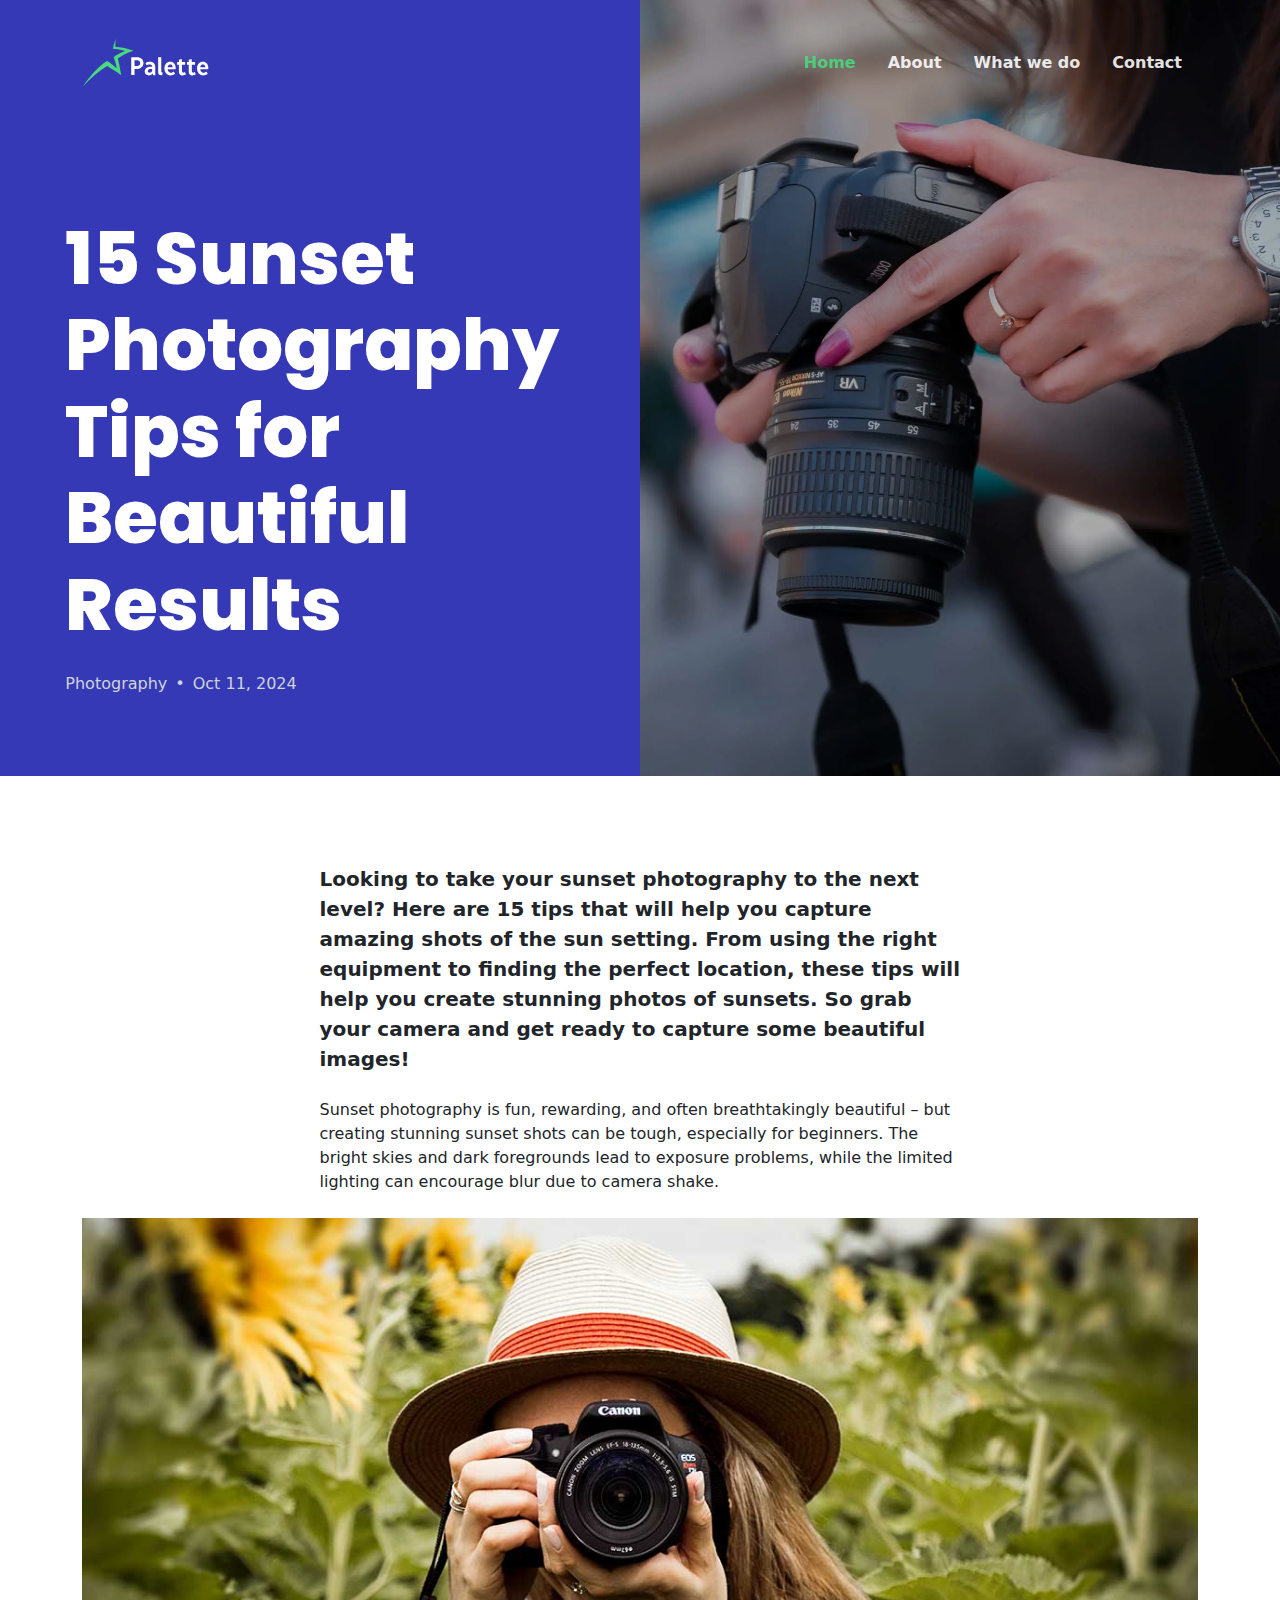
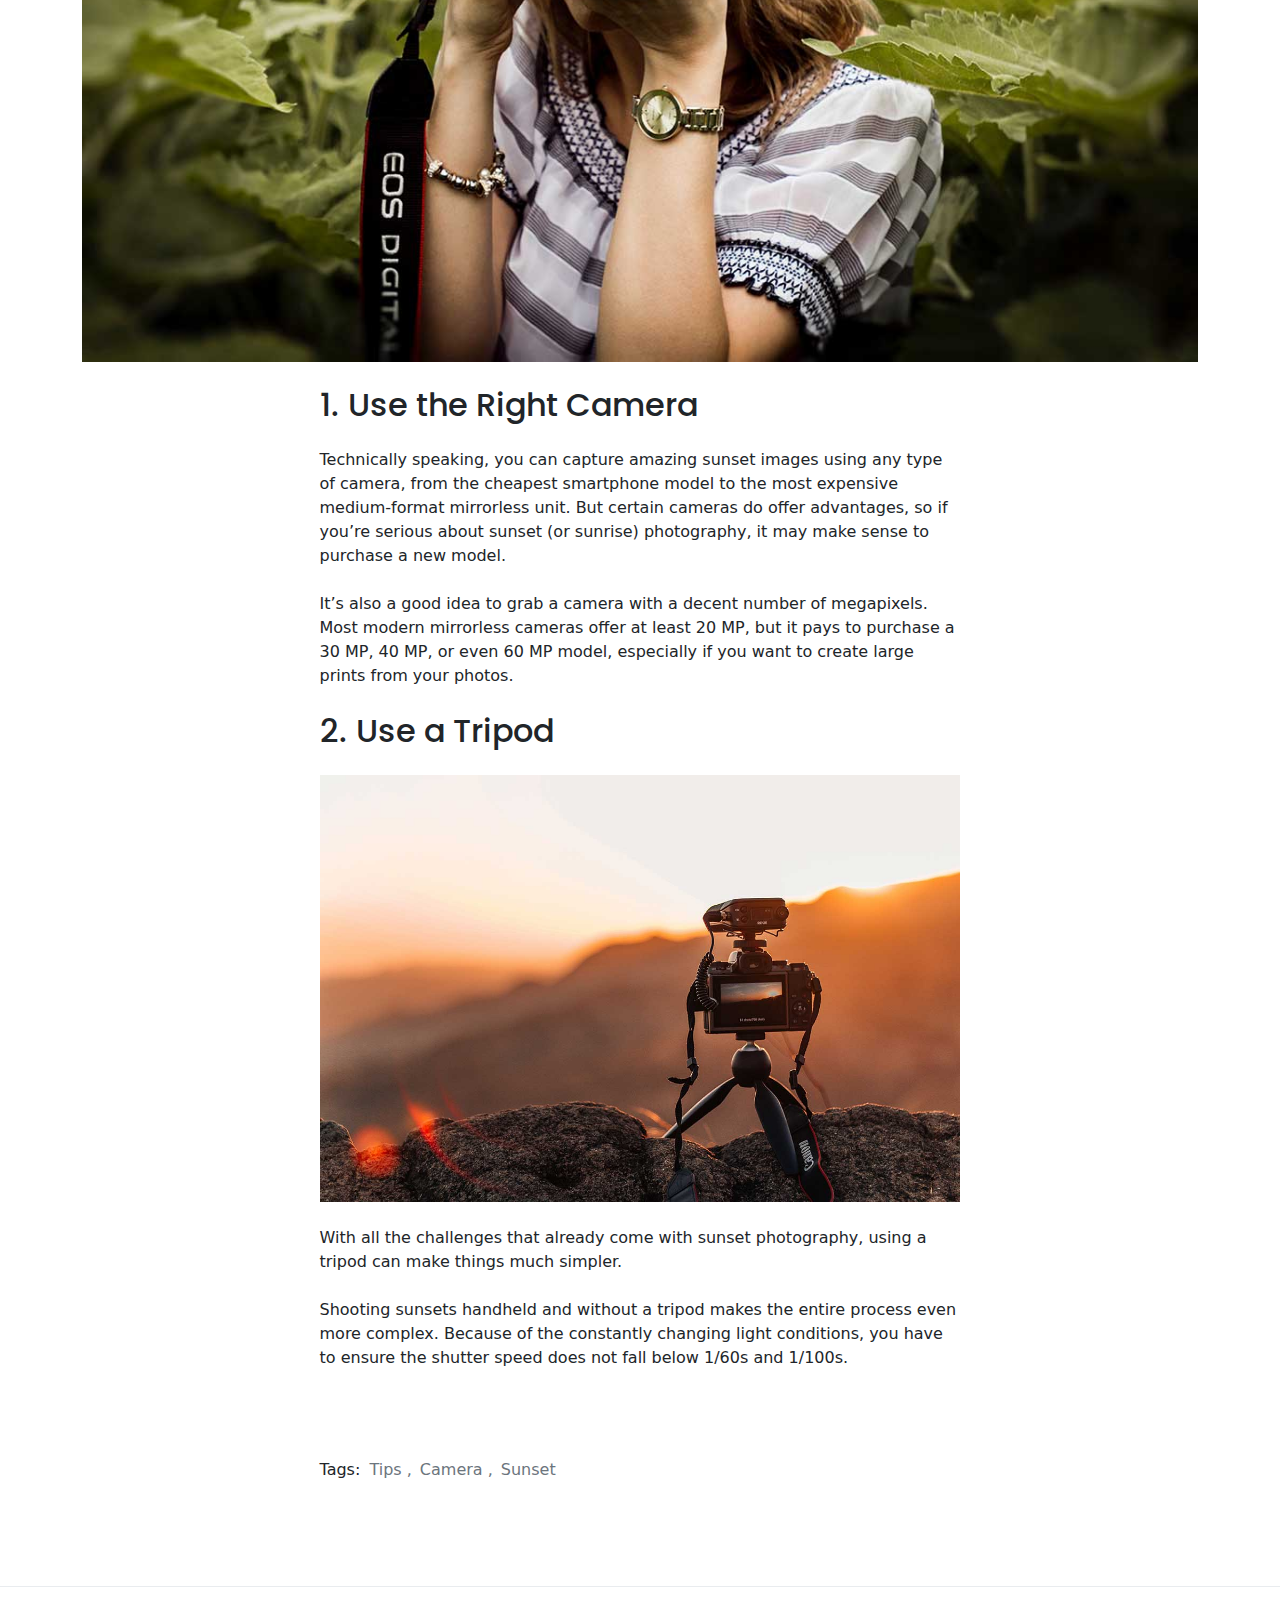
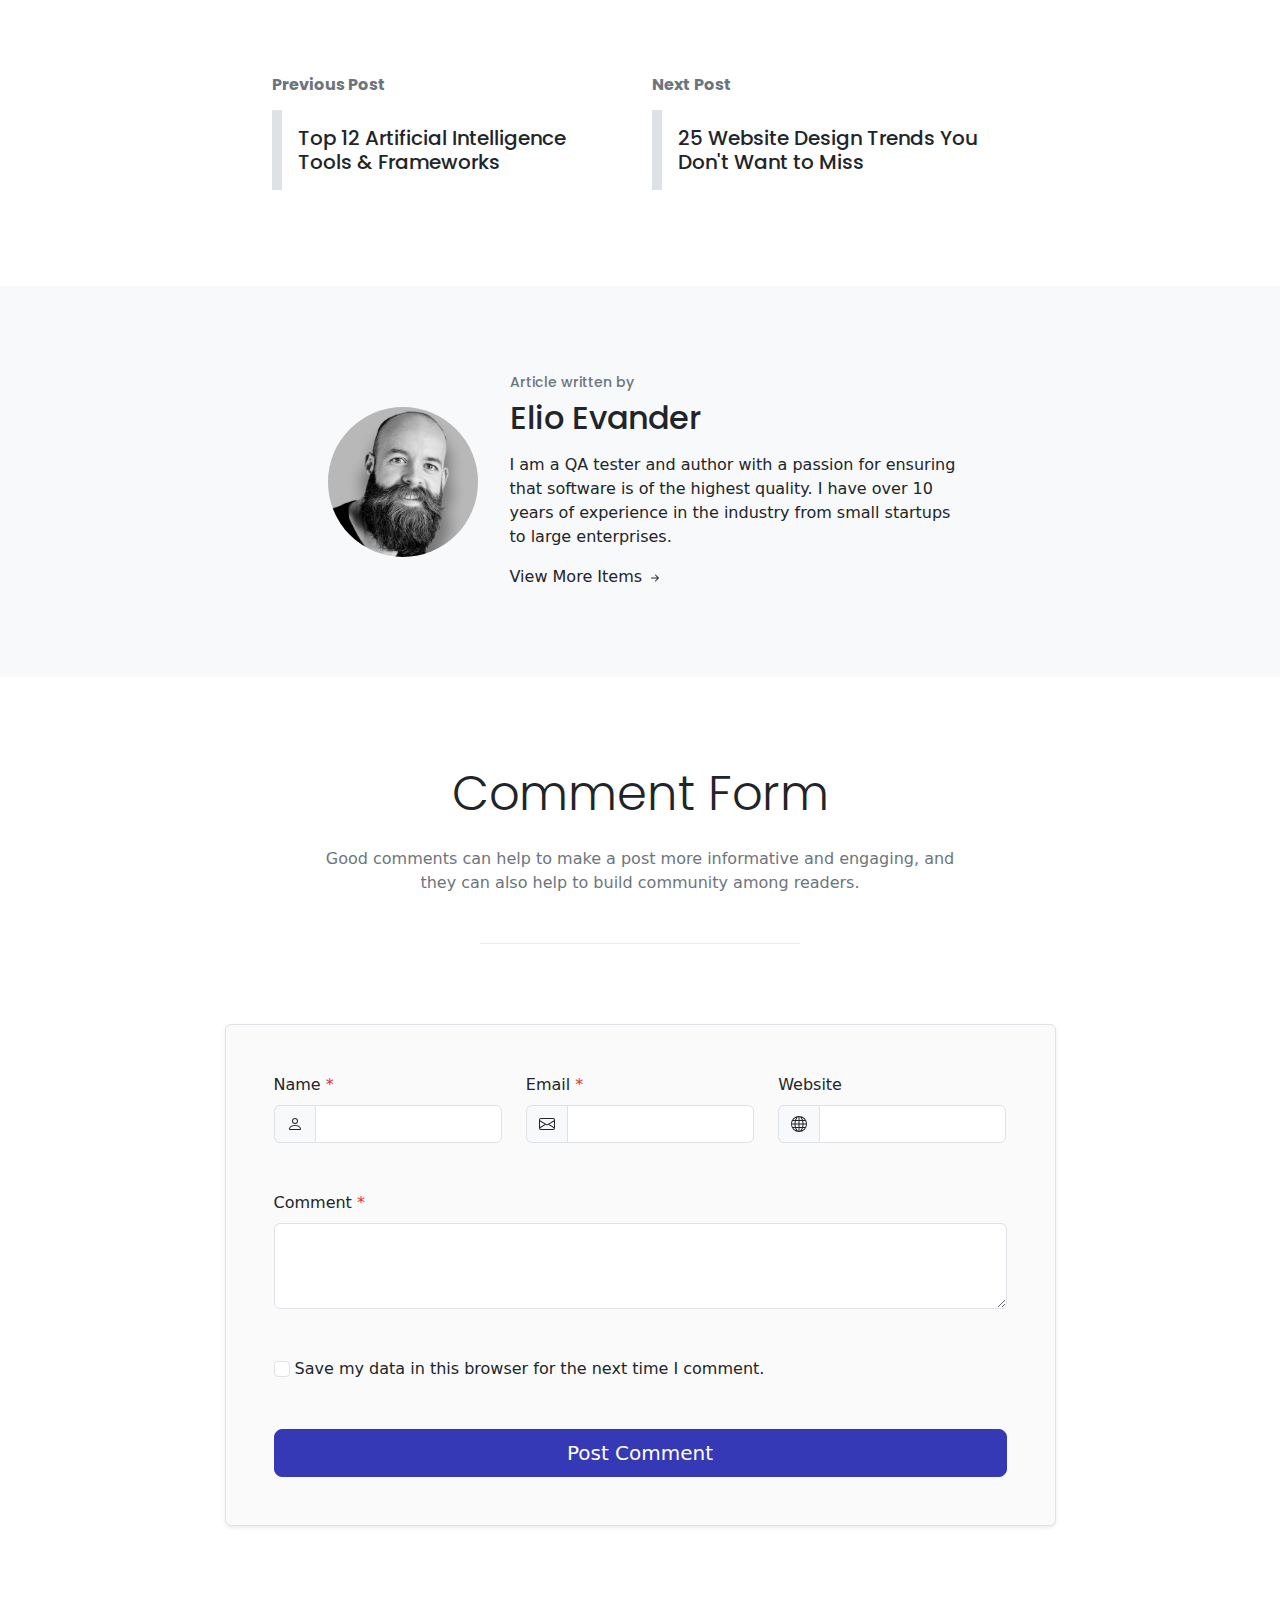
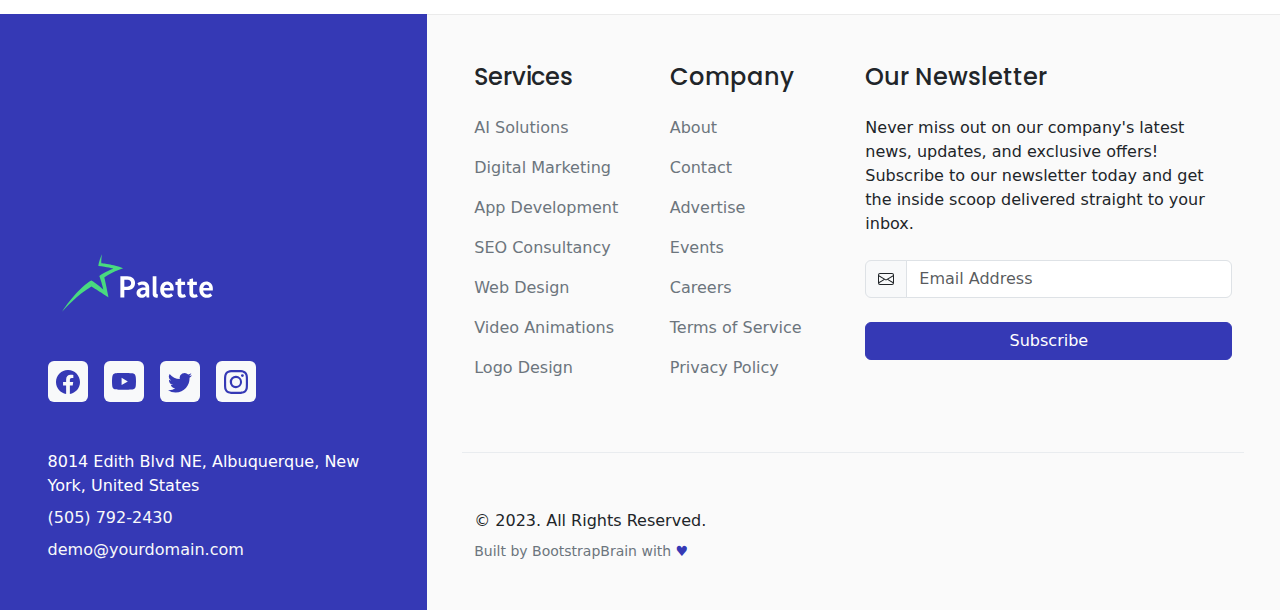
<file: single.html>
<!doctype html>
<html lang="en">

<head>
  <!-- Required Meta Tags -->
  <meta charset="utf-8">
  <meta name="viewport" content="width=device-width, initial-scale=1">

  <!-- Document Title, Description, and Author -->
  <title>Single - Palette - Free Bootstrap 5 Agency Template</title>
  <meta name="description" content="Palette is a Free Bootstrap 5 Agency Template.">
  <meta name="author" content="BootstrapBrain">

  <!-- Favicon and Touch Icons -->
  <link rel="icon" type="image/png" sizes="512x512" href="./assets/favicon/favicon-512x512.png">

  <!-- Google Fonts Files -->
  <link rel="preconnect" href="https://fonts.googleapis.com">
  <link rel="preconnect" href="https://fonts.gstatic.com" crossorigin>
  <link href="https://fonts.googleapis.com/css2?family=Poppins:ital,wght@0,100;0,200;0,300;0,400;0,500;0,600;0,700;0,800;0,900;1,100;1,200;1,300;1,400;1,500;1,600;1,700;1,800;1,900&family=Roboto+Condensed:ital,wght@0,300;0,400;0,700;1,300;1,400;1,700&display=swap" rel="stylesheet">

  <!-- CSS Files -->
  <link rel="stylesheet" href="./assets/css/palette-bsb.css">

  <!-- BSB Head -->
</head>

<body>
  <!-- Header -->
  <header id="header">

    <!-- Navbar 1 - Bootstrap Brain Component -->
    <nav class="navbar navbar-expand-lg bsb-navbar bsb-navbar-hover bsb-navbar-caret bsb-tpl-navbar-float bsb-tpl-navbar-sticky" data-bs-theme="dark" data-bsb-stuck-bg="bg-primary" data-bsb-stuck-theme="dark">
      <div class="container">
        <a class="navbar-brand" href="index.html">
          <img src="./assets/img/branding/palette-logo.svg" class="bsb-tpl-logo" alt="">
        </a>
        <button class="navbar-toggler border-0" type="button" data-bs-toggle="offcanvas" data-bs-target="#offcanvasNavbar" aria-controls="offcanvasNavbar">
          <svg xmlns="http://www.w3.org/2000/svg" width="24" height="24" fill="currentColor" class="bi bi-list" viewBox="0 0 16 16">
            <path fill-rule="evenodd" d="M2.5 12a.5.5 0 0 1 .5-.5h10a.5.5 0 0 1 0 1H3a.5.5 0 0 1-.5-.5zm0-4a.5.5 0 0 1 .5-.5h10a.5.5 0 0 1 0 1H3a.5.5 0 0 1-.5-.5zm0-4a.5.5 0 0 1 .5-.5h10a.5.5 0 0 1 0 1H3a.5.5 0 0 1-.5-.5z" />
          </svg>
        </button>
        <div class="offcanvas offcanvas-end bg-primary" tabindex="-1" id="offcanvasNavbar" aria-labelledby="offcanvasNavbarLabel">
          <div class="offcanvas-header">
            <h5 class="offcanvas-title" id="offcanvasNavbarLabel">Menu</h5>
            <button type="button" class="btn-close" data-bs-dismiss="offcanvas" aria-label="Close"></button>
          </div>
          <div class="offcanvas-body">
            <ul id="bsb-tpl-navbar" class="navbar-nav justify-content-end flex-grow-1">
              <li class="nav-item">
                <a class="nav-link active" aria-current="page" href="index.html">Home</a>
              </li>
              <li class="nav-item">
                <a class="nav-link" href="about.html">About</a>
              </li>
              <li class="nav-item">
                <a class="nav-link" href="pricing.html">What we do</a>
              </li>
              <li class="nav-item">
                <a class="nav-link" href="contact.html">Contact</a>
              </li>
            </ul>
          </div>
        </div>
      </div>
    </nav>

    <!-- Hero 4 - Bootstrap Brain Component -->
    <section class="bg-primary" data-bs-theme="dark">
      <div class="container-fluid overflow-hidden">
        <div class="row">
          <div class="col-12 col-md-6 order-1 order-md-0 align-self-md-end">
            <div class="row py-3 py-sm-5 py-xl-9 bsb-section-mt-md-1 justify-content-sm-center">
              <div class="col-12 col-sm-10">
                <h1 class="display-2 fw-bolder mb-4 text-white">15 Sunset Photography Tips for Beautiful Results</h1>
                <div class="row">
                  <div class="col-12 col-xxl-8">
                    <ul class="entry-meta list-unstyled d-flex align-items-center mb-0">
                      <li>
                        <a class="link-secondary text-decoration-none" href="#!">Photography</a>
                      </li>
                      <li>
                        <span class="px-2 text-secondary">&bull;</span>
                      </li>
                      <li>
                        <a class="link-secondary text-decoration-none" href="#!">Oct 11, 2024</a>
                      </li>
                    </ul>
                  </div>
                </div>
              </div>
            </div>
          </div>
          <div class="col-12 col-md-6 p-0">
            <figure class="bsb-overlay-figure w-100 h-100 m-0" style="--bsb-overlay-figure-opacity: .3">
              <img class="img-fluid w-100 h-100 object-fit-cover" loading="lazy" src="./assets/img/hero/single-img-1.webp" alt="">
            </figure>
          </div>
        </div>
      </div>
    </section>

  </header>

  <!-- Main -->
  <main id="main">

    <!-- Section - Entry Content -->
    <section class="py-4 py-xl-8 py-xl-10">
      <div class="container">
        <div class="row justify-content-md-center gy-3 gy-xl-4">
          <div class="col-12 col-md-11 col-lg-8 col-xl-7 col-xxl-6 gy-3 gy-xl-4 bsb-entry-content">
            <p class="lead fw-bold">Looking to take your sunset photography to the next level? Here are 15 tips that will help you capture amazing shots of the sun setting. From using the right equipment to finding the perfect location, these tips will help you create stunning photos of sunsets. So grab your camera and get ready to capture some beautiful images!</p>
            <p>Sunset photography is fun, rewarding, and often breathtakingly beautiful – but creating stunning sunset shots can be tough, especially for beginners. The bright skies and dark foregrounds lead to exposure problems, while the limited lighting can encourage blur due to camera shake.</p>
          </div>

          <div class="col-12">
            <img class="img-fluid" loading="lazy" src="./assets/img/single/single-img-1.jpg" alt="">
          </div>

          <div class="col-12 col-md-11 col-lg-8 col-xl-7 col-xxl-6 gy-3 gy-xl-4 bsb-entry-content">
            <h2>1. Use the Right Camera</h2>
            <p>Technically speaking, you can capture amazing sunset images using any type of camera, from the cheapest smartphone model to the most expensive medium-format mirrorless unit. But certain cameras do offer advantages, so if you’re serious about sunset (or sunrise) photography, it may make sense to purchase a new model.</p>
            <p>It’s also a good idea to grab a camera with a decent number of megapixels. Most modern mirrorless cameras offer at least 20 MP, but it pays to purchase a 30 MP, 40 MP, or even 60 MP model, especially if you want to create large prints from your photos.</p>
            <h2>2. Use a Tripod</h2>
            <img class="img-fluid" loading="lazy" src="./assets/img/single/single-img-2.jpg" alt="">
            <p>With all the challenges that already come with sunset photography, using a tripod can make things much simpler.</p>
            <p>Shooting sunsets handheld and without a tripod makes the entire process even more complex. Because of the constantly changing light conditions, you have to ensure the shutter speed does not fall below 1/60s and 1/100s.</p>
          </div>
        </div>
      </div>
    </section>

    <!-- Entry Meta -->
    <div class="pb-5 pb-md-8 pb-xl-10">
      <div class="container">
        <div class="row justify-content-md-center">
          <div class="col-12 col-md-11 col-lg-8 col-xl-7 col-xxl-6">
            <span class="me-1">Tags:</span>
            <ul class="entry-meta list-unstyled d-inline-flex align-items-center justify-content-center mb-3">
              <li>
                <a class="link-secondary text-decoration-none" href="#!">Tips</a>
                <span class="pe-2 text-secondary">,</span>
              </li>
              <li>
                <a class="link-secondary text-decoration-none" href="#!">Camera</a>
                <span class="pe-2 text-secondary">,</span>
              </li>
              <li>
                <a class="link-secondary text-decoration-none" href="#!">Sunset</a>
              </li>
            </ul>
          </div>
        </div>
      </div>
    </div>

    <!-- Post Pagination 1 - Bootstrap Brain Component -->
    <div class="bsb-post-pagination-1 py-5 py-md-8 py-xl-10 border-top border-light-subtle">
      <div class="container overflow-hidden">
        <div class="row justify-content-lg-center gy-4 gy-md-0">
          <div class="col-12 col-md-6 col-lg-5 col-xl-4">
            <a href="#!" class="text-decoration-none">
              <h5 class="link-secondary fw-bold fs-6 mb-3">Previous Post</h5>
              <h2 class="link-dark fs-5 border-start border-10 p-3">Top 12 Artificial Intelligence Tools & Frameworks</h2>
            </a>
          </div>
          <div class="col-12 col-md-6 col-lg-5 col-xl-4">
            <a href="#!" class="text-decoration-none">
              <h5 class="link-secondary fw-bold fs-6 mb-3">Next Post</h5>
              <h2 class="link-dark fs-5 border-start border-10 p-3">25 Website Design Trends You Don't Want to Miss</h2>
            </a>
          </div>
        </div>
      </div>
    </div>

    <!-- Author 1 - Bootstrap Brain Component -->
    <section class="bg-light py-5 py-md-8 py-xl-10">
      <div class="container overflow-hidden bsb-author-1">
        <div class="row justify-content-center gy-4 gy-md-0">
          <div class="col-12 col-md-3 col-xl-2 d-flex align-items-center justify-content-center">
            <img class="img-fluid rounded-circle author-avatar" loading="lazy" src="./assets/img/single/author-img-1.jpg" alt="Elio Evander">
          </div>
          <div class="col-12 col-md-8 col-lg-6 col-xl-5 d-flex align-items-center justify-content-center">
            <div class="text-center text-md-start author-content">
              <h5 class="text-secondary fs-7">Article written by</h5>
              <h2 class="fs-2 mb-3">Elio Evander</h2>
              <p class="mb-3">I am a QA tester and author with a passion for ensuring that software is of the highest quality. I have over 10 years of experience in the industry from small startups to large enterprises.</p>
              <p class="mb-0">
                <a href="#!" class="link-dark text-decoration-none">
                  View More Items
                  <svg xmlns="http://www.w3.org/2000/svg" width="16" height="16" fill="currentColor" class="bi bi-arrow-right-short" viewBox="0 0 16 16">
                    <path fill-rule="evenodd" d="M4 8a.5.5 0 0 1 .5-.5h5.793L8.146 5.354a.5.5 0 1 1 .708-.708l3 3a.5.5 0 0 1 0 .708l-3 3a.5.5 0 0 1-.708-.708L10.293 8.5H4.5A.5.5 0 0 1 4 8z" />
                  </svg>
                </a>
              </p>
            </div>
          </div>
        </div>
      </div>
    </section>

    <!-- Comment Form 1 - Bootstrap Brain Component -->
    <section class="py-5 py-md-8 py-xl-10">
      <div class="container">
        <div class="row justify-content-md-center">
          <div class="col-12 col-md-10 col-lg-8 col-xl-7 col-xxl-6">
            <h2 class="mb-4 display-5 text-center">Comment Form</h2>
            <p class="text-secondary mb-5 text-center">Good comments can help to make a post more informative and engaging, and they can also help to build community among readers.</p>
            <hr class="w-50 mx-auto mb-5 mb-xl-9 border-dark-subtle">
          </div>
        </div>
      </div>

      <div class="container">
        <div class="row justify-content-lg-center">
          <div class="col-12 col-lg-9">
            <div class="bsb-tpl-bg-lotion border rounded shadow-sm overflow-hidden">

              <form action="#!">
                <div class="row gy-4 gy-xl-5 p-4 p-xl-5">
                  <div class="col-12 col-md-4">
                    <label for="fullname" class="form-label">Name <span class="text-danger">*</span></label>
                    <div class="input-group">
                      <span class="input-group-text">
                        <svg xmlns="http://www.w3.org/2000/svg" width="16" height="16" fill="currentColor" class="bi bi-person" viewBox="0 0 16 16">
                          <path d="M8 8a3 3 0 1 0 0-6 3 3 0 0 0 0 6zm2-3a2 2 0 1 1-4 0 2 2 0 0 1 4 0zm4 8c0 1-1 1-1 1H3s-1 0-1-1 1-4 6-4 6 3 6 4zm-1-.004c-.001-.246-.154-.986-.832-1.664C11.516 10.68 10.289 10 8 10c-2.29 0-3.516.68-4.168 1.332-.678.678-.83 1.418-.832 1.664h10z" />
                        </svg>
                      </span>
                      <input type="text" class="form-control" id="fullname" value="" required>
                    </div>
                  </div>
                  <div class="col-12 col-md-4">
                    <label for="email" class="form-label">Email <span class="text-danger">*</span></label>
                    <div class="input-group">
                      <span class="input-group-text">
                        <svg xmlns="http://www.w3.org/2000/svg" width="16" height="16" fill="currentColor" class="bi bi-envelope" viewBox="0 0 16 16">
                          <path d="M0 4a2 2 0 0 1 2-2h12a2 2 0 0 1 2 2v8a2 2 0 0 1-2 2H2a2 2 0 0 1-2-2V4Zm2-1a1 1 0 0 0-1 1v.217l7 4.2 7-4.2V4a1 1 0 0 0-1-1H2Zm13 2.383-4.708 2.825L15 11.105V5.383Zm-.034 6.876-5.64-3.471L8 9.583l-1.326-.795-5.64 3.47A1 1 0 0 0 2 13h12a1 1 0 0 0 .966-.741ZM1 11.105l4.708-2.897L1 5.383v5.722Z" />
                        </svg>
                      </span>
                      <input type="email" class="form-control" id="email" value="" required>
                    </div>
                  </div>
                  <div class="col-12 col-md-4">
                    <label for="website" class="form-label">Website</label>
                    <div class="input-group">
                      <span class="input-group-text">
                        <svg xmlns="http://www.w3.org/2000/svg" width="16" height="16" fill="currentColor" class="bi bi-globe" viewBox="0 0 16 16">
                          <path d="M0 8a8 8 0 1 1 16 0A8 8 0 0 1 0 8zm7.5-6.923c-.67.204-1.335.82-1.887 1.855A7.97 7.97 0 0 0 5.145 4H7.5V1.077zM4.09 4a9.267 9.267 0 0 1 .64-1.539 6.7 6.7 0 0 1 .597-.933A7.025 7.025 0 0 0 2.255 4H4.09zm-.582 3.5c.03-.877.138-1.718.312-2.5H1.674a6.958 6.958 0 0 0-.656 2.5h2.49zM4.847 5a12.5 12.5 0 0 0-.338 2.5H7.5V5H4.847zM8.5 5v2.5h2.99a12.495 12.495 0 0 0-.337-2.5H8.5zM4.51 8.5a12.5 12.5 0 0 0 .337 2.5H7.5V8.5H4.51zm3.99 0V11h2.653c.187-.765.306-1.608.338-2.5H8.5zM5.145 12c.138.386.295.744.468 1.068.552 1.035 1.218 1.65 1.887 1.855V12H5.145zm.182 2.472a6.696 6.696 0 0 1-.597-.933A9.268 9.268 0 0 1 4.09 12H2.255a7.024 7.024 0 0 0 3.072 2.472zM3.82 11a13.652 13.652 0 0 1-.312-2.5h-2.49c.062.89.291 1.733.656 2.5H3.82zm6.853 3.472A7.024 7.024 0 0 0 13.745 12H11.91a9.27 9.27 0 0 1-.64 1.539 6.688 6.688 0 0 1-.597.933zM8.5 12v2.923c.67-.204 1.335-.82 1.887-1.855.173-.324.33-.682.468-1.068H8.5zm3.68-1h2.146c.365-.767.594-1.61.656-2.5h-2.49a13.65 13.65 0 0 1-.312 2.5zm2.802-3.5a6.959 6.959 0 0 0-.656-2.5H12.18c.174.782.282 1.623.312 2.5h2.49zM11.27 2.461c.247.464.462.98.64 1.539h1.835a7.024 7.024 0 0 0-3.072-2.472c.218.284.418.598.597.933zM10.855 4a7.966 7.966 0 0 0-.468-1.068C9.835 1.897 9.17 1.282 8.5 1.077V4h2.355z" />
                        </svg>
                      </span>
                      <input type="url" class="form-control" id="website" value="">
                    </div>
                  </div>
                  <div class="col-12">
                    <label for="comment" class="form-label">Comment <span class="text-danger">*</span></label>
                    <textarea class="form-control" id="comment" rows="3" required></textarea>
                  </div>
                  <div class="col-12">
                    <input class="form-check-input" type="checkbox" value="" id="savecheck">
                    <label class="form-check-label" for="savecheck">
                      Save my data in this browser for the next time I comment.
                    </label>
                  </div>
                  <div class="col-12">
                    <div class="d-grid">
                      <button class="btn btn-primary btn-lg" type="submit">Post Comment</button>
                    </div>
                  </div>
                </div>
              </form>

            </div>
          </div>
        </div>
      </div>
    </section>

  </main>

  <!-- Footer 4 - Bootstrap Brain Component -->
  <footer class="footer">

    <!-- Widgets - Bootstrap Brain Component -->
    <section>
      <div class="container-fluid">
        <div class="row">
          <div class="col-12 col-lg-4 bg-primary py-4 py-md-5 py-xxl-8">
            <div class="row h-100 align-items-end justify-content-center">
              <div class="col-12 col-md-11 col-xl-10">
                <div class="footer-logo-wrapper">
                  <a href="index.html">
                    <img src="./assets/img/branding/palette-logo.svg" alt="" width="179" height="60">
                  </a>
                </div>
                <div class="social-media-wrapper mt-5">
                  <ul class="nav">
                    <li class="nav-item me-3">
                      <a class="nav-link link-primary p-2 bg-light rounded" href="#!">
                        <svg xmlns="http://www.w3.org/2000/svg" width="24" height="24" fill="currentColor" class="bi bi-facebook" viewBox="0 0 16 16">
                          <path d="M16 8.049c0-4.446-3.582-8.05-8-8.05C3.58 0-.002 3.603-.002 8.05c0 4.017 2.926 7.347 6.75 7.951v-5.625h-2.03V8.05H6.75V6.275c0-2.017 1.195-3.131 3.022-3.131.876 0 1.791.157 1.791.157v1.98h-1.009c-.993 0-1.303.621-1.303 1.258v1.51h2.218l-.354 2.326H9.25V16c3.824-.604 6.75-3.934 6.75-7.951z" />
                        </svg>
                      </a>
                    </li>
                    <li class="nav-item me-3">
                      <a class="nav-link link-primary p-2 bg-light rounded" href="#!">
                        <svg xmlns="http://www.w3.org/2000/svg" width="24" height="24" fill="currentColor" class="bi bi-youtube" viewBox="0 0 16 16">
                          <path d="M8.051 1.999h.089c.822.003 4.987.033 6.11.335a2.01 2.01 0 0 1 1.415 1.42c.101.38.172.883.22 1.402l.01.104.022.26.008.104c.065.914.073 1.77.074 1.957v.075c-.001.194-.01 1.108-.082 2.06l-.008.105-.009.104c-.05.572-.124 1.14-.235 1.558a2.007 2.007 0 0 1-1.415 1.42c-1.16.312-5.569.334-6.18.335h-.142c-.309 0-1.587-.006-2.927-.052l-.17-.006-.087-.004-.171-.007-.171-.007c-1.11-.049-2.167-.128-2.654-.26a2.007 2.007 0 0 1-1.415-1.419c-.111-.417-.185-.986-.235-1.558L.09 9.82l-.008-.104A31.4 31.4 0 0 1 0 7.68v-.123c.002-.215.01-.958.064-1.778l.007-.103.003-.052.008-.104.022-.26.01-.104c.048-.519.119-1.023.22-1.402a2.007 2.007 0 0 1 1.415-1.42c.487-.13 1.544-.21 2.654-.26l.17-.007.172-.006.086-.003.171-.007A99.788 99.788 0 0 1 7.858 2h.193zM6.4 5.209v4.818l4.157-2.408L6.4 5.209z" />
                        </svg>
                      </a>
                    </li>
                    <li class="nav-item me-3">
                      <a class="nav-link link-primary p-2 bg-light rounded" href="#!">
                        <svg xmlns="http://www.w3.org/2000/svg" width="24" height="24" fill="currentColor" class="bi bi-twitter" viewBox="0 0 16 16">
                          <path d="M5.026 15c6.038 0 9.341-5.003 9.341-9.334 0-.14 0-.282-.006-.422A6.685 6.685 0 0 0 16 3.542a6.658 6.658 0 0 1-1.889.518 3.301 3.301 0 0 0 1.447-1.817 6.533 6.533 0 0 1-2.087.793A3.286 3.286 0 0 0 7.875 6.03a9.325 9.325 0 0 1-6.767-3.429 3.289 3.289 0 0 0 1.018 4.382A3.323 3.323 0 0 1 .64 6.575v.045a3.288 3.288 0 0 0 2.632 3.218 3.203 3.203 0 0 1-.865.115 3.23 3.23 0 0 1-.614-.057 3.283 3.283 0 0 0 3.067 2.277A6.588 6.588 0 0 1 .78 13.58a6.32 6.32 0 0 1-.78-.045A9.344 9.344 0 0 0 5.026 15z" />
                        </svg>
                      </a>
                    </li>
                    <li class="nav-item">
                      <a class="nav-link link-primary p-2 bg-light rounded" href="#!">
                        <svg xmlns="http://www.w3.org/2000/svg" width="24" height="24" fill="currentColor" class="bi bi-instagram" viewBox="0 0 16 16">
                          <path d="M8 0C5.829 0 5.556.01 4.703.048 3.85.088 3.269.222 2.76.42a3.917 3.917 0 0 0-1.417.923A3.927 3.927 0 0 0 .42 2.76C.222 3.268.087 3.85.048 4.7.01 5.555 0 5.827 0 8.001c0 2.172.01 2.444.048 3.297.04.852.174 1.433.372 1.942.205.526.478.972.923 1.417.444.445.89.719 1.416.923.51.198 1.09.333 1.942.372C5.555 15.99 5.827 16 8 16s2.444-.01 3.298-.048c.851-.04 1.434-.174 1.943-.372a3.916 3.916 0 0 0 1.416-.923c.445-.445.718-.891.923-1.417.197-.509.332-1.09.372-1.942C15.99 10.445 16 10.173 16 8s-.01-2.445-.048-3.299c-.04-.851-.175-1.433-.372-1.941a3.926 3.926 0 0 0-.923-1.417A3.911 3.911 0 0 0 13.24.42c-.51-.198-1.092-.333-1.943-.372C10.443.01 10.172 0 7.998 0h.003zm-.717 1.442h.718c2.136 0 2.389.007 3.232.046.78.035 1.204.166 1.486.275.373.145.64.319.92.599.28.28.453.546.598.92.11.281.24.705.275 1.485.039.843.047 1.096.047 3.231s-.008 2.389-.047 3.232c-.035.78-.166 1.203-.275 1.485a2.47 2.47 0 0 1-.599.919c-.28.28-.546.453-.92.598-.28.11-.704.24-1.485.276-.843.038-1.096.047-3.232.047s-2.39-.009-3.233-.047c-.78-.036-1.203-.166-1.485-.276a2.478 2.478 0 0 1-.92-.598 2.48 2.48 0 0 1-.6-.92c-.109-.281-.24-.705-.275-1.485-.038-.843-.046-1.096-.046-3.233 0-2.136.008-2.388.046-3.231.036-.78.166-1.204.276-1.486.145-.373.319-.64.599-.92.28-.28.546-.453.92-.598.282-.11.705-.24 1.485-.276.738-.034 1.024-.044 2.515-.045v.002zm4.988 1.328a.96.96 0 1 0 0 1.92.96.96 0 0 0 0-1.92zm-4.27 1.122a4.109 4.109 0 1 0 0 8.217 4.109 4.109 0 0 0 0-8.217zm0 1.441a2.667 2.667 0 1 1 0 5.334 2.667 2.667 0 0 1 0-5.334z" />
                        </svg>
                      </a>
                    </li>
                  </ul>
                </div>
                <div class="address-wrapper mt-5">
                  <address class="mb-2 text-white">8014 Edith Blvd NE, Albuquerque, New York, United States</address>
                  <p class="mb-2">
                    <a class="link-light text-decoration-none" href="tel:+15057922430">(505) 792-2430</a>
                  </p>
                  <p class="mb-0">
                    <a class="link-light text-decoration-none" href="mailto:demo@yourdomain.com">demo@yourdomain.com</a>
                  </p>
                </div>
              </div>
            </div>
          </div>
          <div class="col-12 col-lg-8 bsb-tpl-bg-lotion border-top bsb-tpl-border-lg-cyan py-4 py-md-5 py-xxl-8">
            <div class="row justify-content-center">
              <div class="col-12 col-md-11 col-xxl-10">
                <div class="row gy-4 gy-sm-0">
                  <div class="col-6 col-sm-3">
                    <div class="widget">
                      <h4 class="widget-title mb-4">Services</h4>
                      <ul class="list-unstyled">
                        <li class="mb-3">
                          <a href="#!" class="link-secondary text-decoration-none">AI Solutions</a>
                        </li>
                        <li class="mb-3">
                          <a href="#!" class="link-secondary text-decoration-none">Digital Marketing</a>
                        </li>
                        <li class="mb-3">
                          <a href="#!" class="link-secondary text-decoration-none">App Development</a>
                        </li>
                        <li class="mb-3">
                          <a href="#!" class="link-secondary text-decoration-none">SEO Consultancy</a>
                        </li>
                        <li class="mb-3">
                          <a href="#!" class="link-secondary text-decoration-none">Web Design</a>
                        </li>
                        <li class="mb-3">
                          <a href="#!" class="link-secondary text-decoration-none">Video Animations</a>
                        </li>
                        <li class="mb-0">
                          <a href="#!" class="link-secondary text-decoration-none">Logo Design</a>
                        </li>
                      </ul>
                    </div>
                  </div>
                  <div class="col-6 col-sm-3">
                    <div class="widget">
                      <h4 class="widget-title mb-4">Company</h4>
                      <ul class="list-unstyled">
                        <li class="mb-3">
                          <a href="#!" class="link-secondary text-decoration-none">About</a>
                        </li>
                        <li class="mb-3">
                          <a href="#!" class="link-secondary text-decoration-none">Contact</a>
                        </li>
                        <li class="mb-3">
                          <a href="#!" class="link-secondary text-decoration-none">Advertise</a>
                        </li>
                        <li class="mb-3">
                          <a href="#!" class="link-secondary text-decoration-none">Events</a>
                        </li>
                        <li class="mb-3">
                          <a href="#!" class="link-secondary text-decoration-none">Careers</a>
                        </li>
                        <li class="mb-3">
                          <a href="#!" class="link-secondary text-decoration-none">Terms of Service</a>
                        </li>
                        <li class="mb-0">
                          <a href="#!" class="link-secondary text-decoration-none">Privacy Policy</a>
                        </li>
                      </ul>
                    </div>
                  </div>
                  <div class="col-12 col-sm-6">
                    <div class="widget">
                      <h4 class="widget-title mb-4">Our Newsletter</h4>
                      <p class="mb-4">Never miss out on our company's latest news, updates, and exclusive offers! Subscribe to our newsletter today and get the inside scoop delivered straight to your inbox.</p>
                      <form action="#!">
                        <div class="row gy-4">
                          <div class="col-12">
                            <div class="input-group">
                              <span class="input-group-text" id="email-newsletter-addon">
                                <svg xmlns="http://www.w3.org/2000/svg" width="16" height="16" fill="currentColor" class="bi bi-envelope" viewBox="0 0 16 16">
                                  <path d="M0 4a2 2 0 0 1 2-2h12a2 2 0 0 1 2 2v8a2 2 0 0 1-2 2H2a2 2 0 0 1-2-2V4Zm2-1a1 1 0 0 0-1 1v.217l7 4.2 7-4.2V4a1 1 0 0 0-1-1H2Zm13 2.383-4.708 2.825L15 11.105V5.383Zm-.034 6.876-5.64-3.471L8 9.583l-1.326-.795-5.64 3.47A1 1 0 0 0 2 13h12a1 1 0 0 0 .966-.741ZM1 11.105l4.708-2.897L1 5.383v5.722Z" />
                                </svg>
                              </span>
                              <input type="email" class="form-control" id="email-newsletter" value="" placeholder="Email Address" aria-label="email-newsletter" aria-describedby="email-newsletter-addon" required>
                            </div>
                          </div>
                          <div class="col-12">
                            <div class="d-grid">
                              <button class="btn btn-primary" type="submit">Subscribe</button>
                            </div>
                          </div>
                        </div>
                      </form>
                    </div>
                  </div>
                </div>
                <div class="row mt-6 border-top border-light-subtle">
                  <div class="footer-copyright-wrapper mt-6">
                    &copy; 2023. All Rights Reserved.
                  </div>
                  <div class="credits text-secondary mt-2 fs-7">
                    Built by <a href="https://bootstrapbrain.com/" class="link-secondary text-decoration-none">BootstrapBrain</a> with <span class="text-primary">&#9829;</span>
                  </div>
                </div>
              </div>
            </div>
          </div>
        </div>
      </div>
    </section>

  </footer>

  <!-- Javascript Files: Vendors -->
  <script src="https://unpkg.com/bootstrap@5.3.2/dist/js/bootstrap.bundle.min.js"></script>

  <!-- Javascript Files: Controllers -->
  <script src="./assets/controller/palette-bsb.js"></script>

  <!-- BSB Body End -->
</body>

</html>
</file>
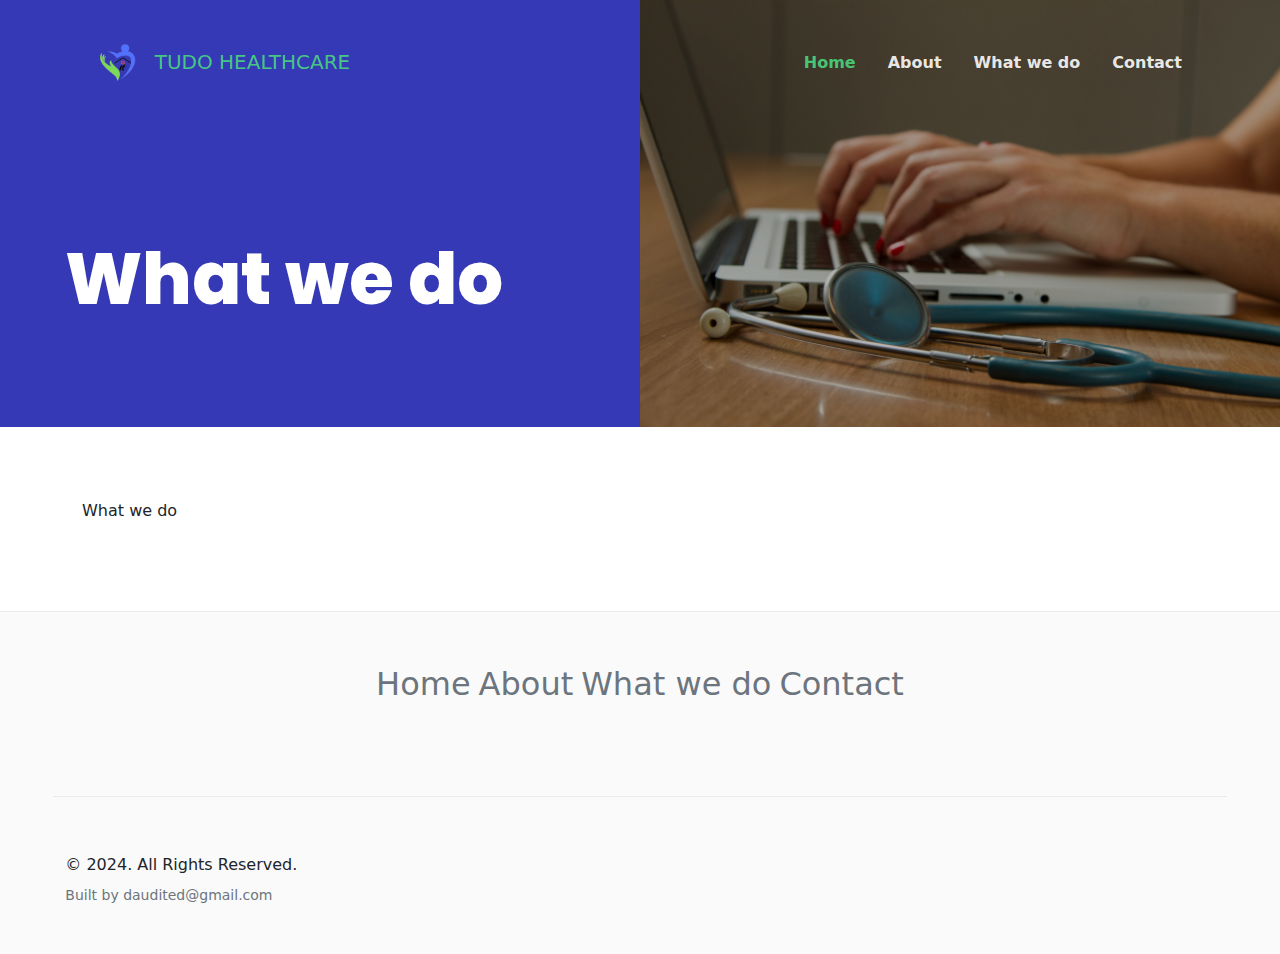
<file: what-we-do.html>
<!doctype html>
<html lang="en">

<head>
  <!-- Required Meta Tags -->
  <meta charset="utf-8">
  <meta name="viewport" content="width=device-width, initial-scale=1">

  <!-- Document Title, Description, and Author -->
  <title>What we do</title>
  <meta name="description" content="Palette is a Free Bootstrap 5 Agency Template.">
  <meta name="author" content="BootstrapBrain">

  <!-- Favicon and Touch Icons -->
  <link rel="icon" type="image/png" sizes="512x512" href="./assets/favicon/favicon-512x512.png">

  <!-- Google Fonts Files -->
  <link rel="preconnect" href="https://fonts.googleapis.com">
  <link rel="preconnect" href="https://fonts.gstatic.com" crossorigin>
  <link href="https://fonts.googleapis.com/css2?family=Poppins:ital,wght@0,100;0,200;0,300;0,400;0,500;0,600;0,700;0,800;0,900;1,100;1,200;1,300;1,400;1,500;1,600;1,700;1,800;1,900&family=Roboto+Condensed:ital,wght@0,300;0,400;0,700;1,300;1,400;1,700&display=swap" rel="stylesheet">

  <!-- CSS Files -->
  <link rel="stylesheet" href="./assets/css/palette-bsb.css">

  <!-- BSB Head -->
</head>

<body>
  <!-- Header -->
  <header id="header">

    <!-- Navbar 1 - Bootstrap Brain Component -->
    <nav class="navbar navbar-expand-lg bsb-navbar bsb-navbar-hover bsb-navbar-caret bsb-tpl-navbar-float bsb-tpl-navbar-sticky" data-bs-theme="dark" data-bsb-stuck-bg="bg-primary" data-bsb-stuck-theme="dark">
      <div class="container">
        <a class="navbar-brand" href="index.html">
          <img src="./assets/logo.png" class="bsb-tpl-logo" alt="">TUDO HEALTHCARE
        </a>
        <button class="navbar-toggler border-0" type="button" data-bs-toggle="offcanvas" data-bs-target="#offcanvasNavbar" aria-controls="offcanvasNavbar">
          <svg xmlns="http://www.w3.org/2000/svg" width="24" height="24" fill="currentColor" class="bi bi-list" viewBox="0 0 16 16">
            <path fill-rule="evenodd" d="M2.5 12a.5.5 0 0 1 .5-.5h10a.5.5 0 0 1 0 1H3a.5.5 0 0 1-.5-.5zm0-4a.5.5 0 0 1 .5-.5h10a.5.5 0 0 1 0 1H3a.5.5 0 0 1-.5-.5zm0-4a.5.5 0 0 1 .5-.5h10a.5.5 0 0 1 0 1H3a.5.5 0 0 1-.5-.5z" />
          </svg>
        </button>
        <div class="offcanvas offcanvas-end bg-primary" tabindex="-1" id="offcanvasNavbar" aria-labelledby="offcanvasNavbarLabel">
          <div class="offcanvas-header">
            <h5 class="offcanvas-title" id="offcanvasNavbarLabel">Menu</h5>
            <button type="button" class="btn-close" data-bs-dismiss="offcanvas" aria-label="Close"></button>
          </div>
          <div class="offcanvas-body">
            <ul id="bsb-tpl-navbar" class="navbar-nav justify-content-end flex-grow-1">
              <li class="nav-item">
                <a class="nav-link active" aria-current="page" href="index.html">Home</a>
              </li>
              <li class="nav-item">
                <a class="nav-link" href="about.html">About</a>
              </li>
              <li class="nav-item">
                <a class="nav-link" href="what-we-do.html">What we do</a>
              </li>
              <li class="nav-item">
                <a class="nav-link" href="contact.html">Contact</a>
              </li>
            </ul>
          </div>
        </div>
      </div>
    </nav>

    <!-- Hero 4 - Bootstrap Brain Component -->
    <section class="bg-primary" data-bs-theme="dark">
      <div class="container-fluid overflow-hidden">
        <div class="row">
          <div class="col-12 col-md-6 order-1 order-md-0 align-self-md-end">
            <div class="row py-3 py-sm-5 py-xl-9 bsb-section-mt-md-1 justify-content-sm-center">
              <div class="col-12 col-sm-10">
                <h1 class="display-2 fw-bolder mb-4 text-white">What we do</h1>
              </div>
            </div>
          </div>
          <div class="col-12 col-md-6 p-0">
            <figure class="bsb-overlay-figure w-100 h-100 m-0" style="--bsb-overlay-figure-opacity: .3">
              <img class="img-fluid w-100 h-100 object-fit-cover" loading="lazy" src="./assets/what.jpg" alt="">
            </figure>
          </div>
        </div>
      </div>
    </section>

  </header>

  <!-- Main -->
  <main id="main">

    <!-- Section - Pricing -->
    <!-- Pricing 2 - Bootstrap Brain Component -->
    <section class="bsb-pricing-2 py-5 py-xl-8 bsb-section-py-xxl-1">

      <div class="container">
        <div class="row gy-5 gy-lg-0 gx-xl-5">
          <p>What we do</p>
        </div>
      </div>
    </section>
  </main>

  <!-- Footer 4 - Bootstrap Brain Component -->
  <footer class="footer">

    <!-- Widgets - Bootstrap Brain Component -->
    <section>
      <div class="container-fluid">
        <div class="row">
          <div class="col-12 col-lg-12 bsb-tpl-bg-lotion border-top bsb-tpl-border-lg-cyan py-4 py-md-5 py-xxl-8">
            <div class="row justify-content-center">
              <div class="col-12 col-md-11 col-xxl-10">
                <div class="row gy-4 gy-sm-0">
                  <div class="col-12 col-sm-12">
                    <div class="widget">
                      <ul class="list-unstyled d-flex justify-content-center gap-2 fs-2">
                        <li class="mb-3">
                          <a href="/" class="link-secondary text-decoration-none">Home</a>
                        </li>
                        <li class="mb-3">
                          <a href="about.html" class="link-secondary text-decoration-none">About</a>
                        </li>
                        <li class="mb-3">
                          <a href="what-we-do.html" class="link-secondary text-decoration-none">What we do</a>
                        </li>
                        <li class="mb-3">
                          <a href="contact.html" class="link-secondary text-decoration-none">Contact</a>
                        </li>
                      </ul>
                    </div>
                  </div>
                </div>
                <div class="row mt-6 border-top border-light-subtle">
                  <div class="footer-copyright-wrapper mt-6">
                    &copy; 2024. All Rights Reserved.
                  </div>
                  <div class="credits text-secondary mt-2 fs-7">
                    Built by <a href="daudited@gmail.com" class="link-secondary text-decoration-none">daudited@gmail.com</a> 
                  </div>
                </div>
              </div>
            </div>
          </div>
        </div>
      </div>
    </section>
  </footer>

  <!-- Javascript Files: Vendors -->
  <script src="https://unpkg.com/bootstrap@5.3.2/dist/js/bootstrap.bundle.min.js"></script>

  <!-- Javascript Files: Controllers -->
  <script src="./assets/controller/palette-bsb.js"></script>

  <!-- BSB Body End -->
</body>

</html>
</file>
